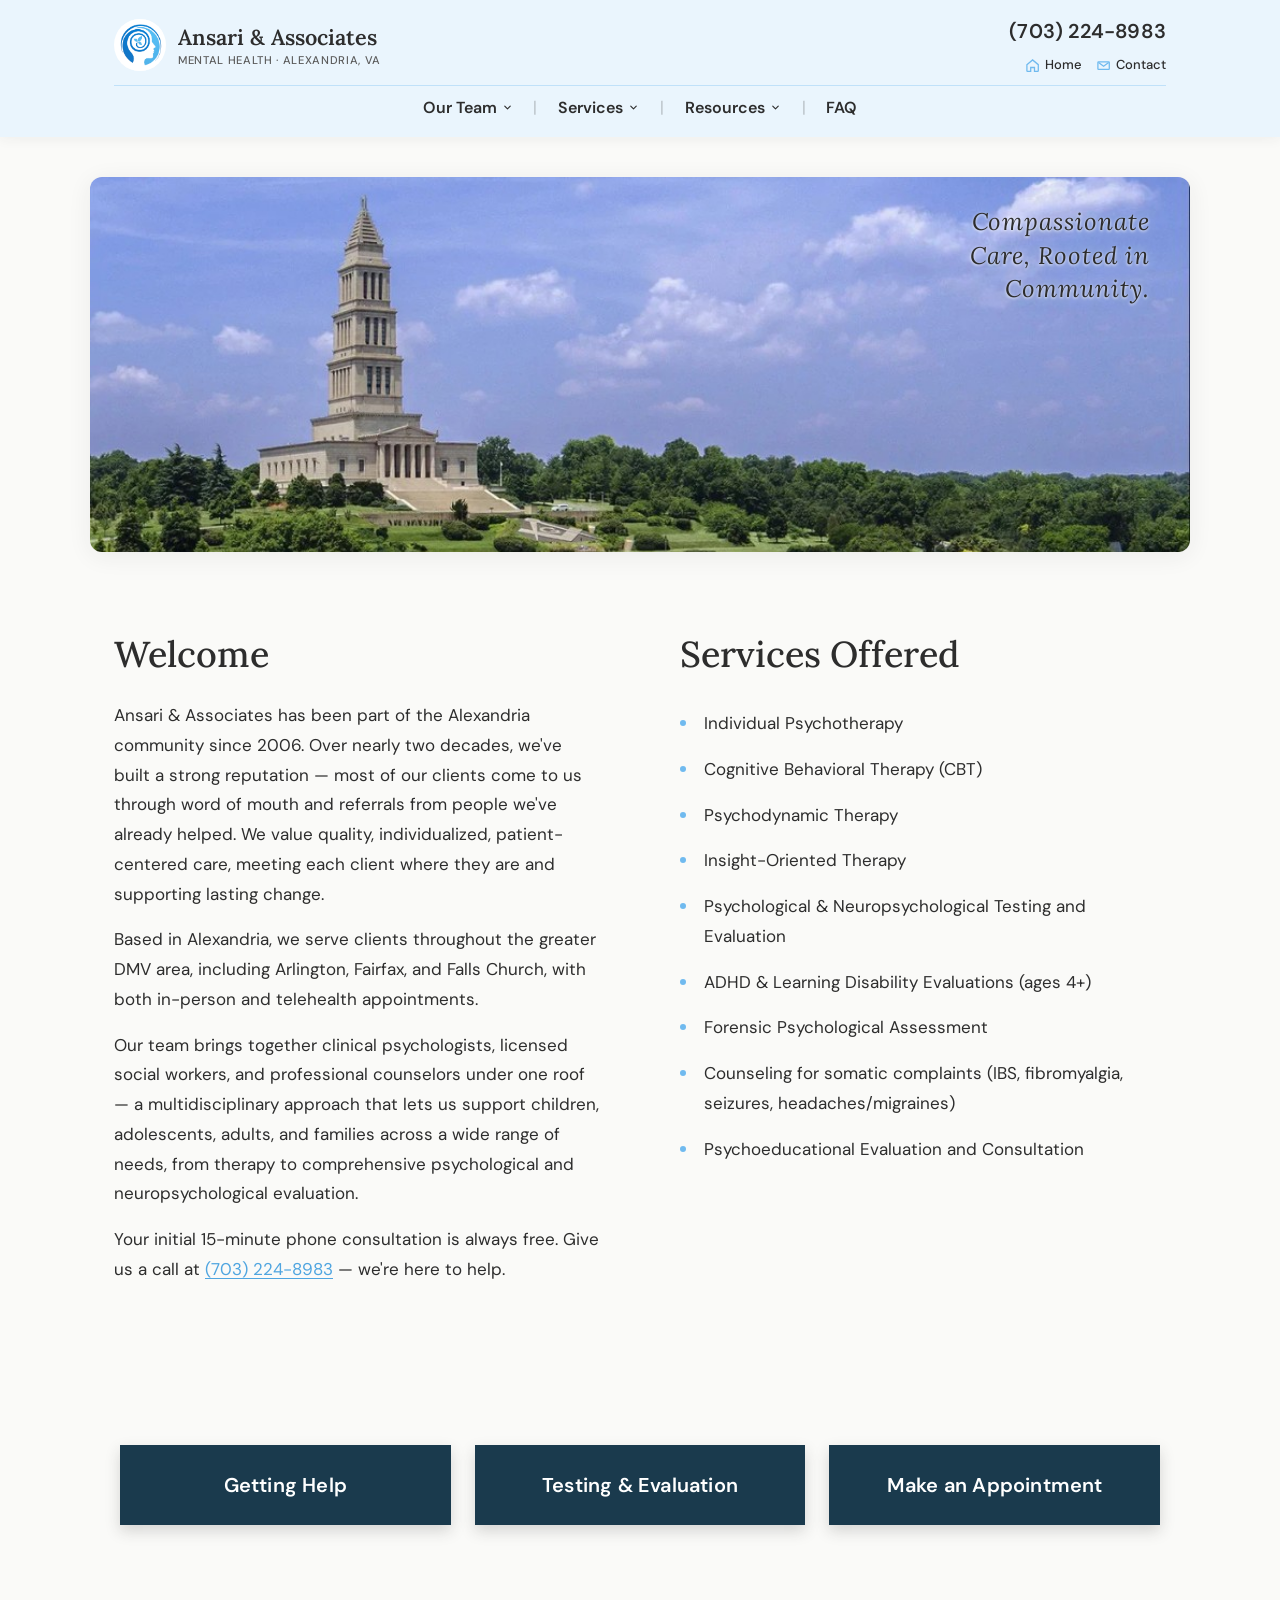
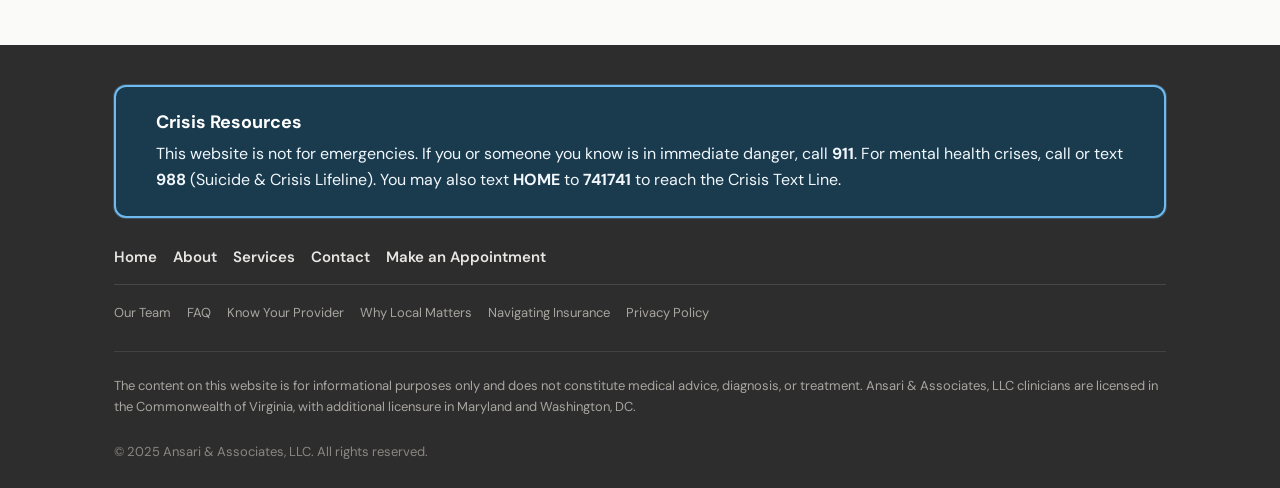
<file: index.html>
<!DOCTYPE html>
<html lang="en">
<head>
  <meta charset="UTF-8">
  <meta name="viewport" content="width=device-width, initial-scale=1.0">
  <meta name="description" content="Ansari & Associates — mental health professionals in Alexandria, VA. Psychotherapy, testing & evaluation, and consultation.">
  <title>Ansari &amp; Associates | Mental Health — Alexandria, VA</title>
  <link rel="preconnect" href="https://fonts.googleapis.com">
  <link rel="preconnect" href="https://fonts.gstatic.com" crossorigin>
  <link href="https://fonts.googleapis.com/css2?family=DM+Sans:ital,opsz,wght@0,9..40,400;0,9..40,500;0,9..40,600;1,9..40,400&family=Lora:ital,wght@0,400;0,500;0,600;1,400&display=swap" rel="stylesheet">
  <link rel="stylesheet" href="css/styles.css">
</head>
<body>
  <a href="#main-content" class="skip-link">Skip to main content</a>

  <header class="site-header">
    <div class="header-bar">
      <div class="container">
        <div class="header-bar__top">
          <a href="index.html" class="logo" aria-label="Ansari &amp; Associates — Home">
            <img src="images/logo.png" alt="" class="logo__img" aria-hidden="true">
            <span class="logo__text">Ansari &amp; Associates<span>Mental Health · Alexandria, VA</span></span>
          </a>
          <div class="header-bar__right">
            <a class="header-phone" href="tel:+17032248983">(703) 224-8983</a>
            <div class="header-quick-links">
              <a href="index.html"><svg viewBox="0 0 24 24" fill="none" stroke="currentColor" stroke-width="2" aria-hidden="true"><path d="M3 10.5L12 3l9 7.5V20a1 1 0 01-1 1h-5v-6H9v6H4a1 1 0 01-1-1v-9.5z"/></svg> Home</a>
              <a href="contact.html"><svg viewBox="0 0 24 24" fill="none" stroke="currentColor" stroke-width="2" aria-hidden="true"><path d="M4 6h16a1 1 0 011 1v10a1 1 0 01-1 1H4a1 1 0 01-1-1V7a1 1 0 011-1z"/><path d="M4 7l8 6 8-6"/></svg> Contact</a>
            </div>
            <button class="nav-toggle" type="button" aria-expanded="false" aria-controls="main-nav">Menu</button>
          </div>
        </div>
        <nav class="main-nav" id="main-nav" aria-label="Main navigation">
          <ul>
            <li class="nav-mobile-only"><a href="index.html">Home</a></li>
            <li class="nav-dropdown nav-dropdown--team">
              <a href="team.html" class="nav-dropdown__toggle" aria-expanded="false" aria-haspopup="true">Our Team</a>
              <ul class="nav-dropdown__menu">
                <li><a href="about.html">Dr. Gazala Ansari</a></li>
                <li><a href="team-emily.html">Mrs. Emily Apyan</a></li>
                <li><a href="team-shelby.html">Mrs. Shelby Grant-Workman</a></li>
                <li><a href="team-stancell.html">Dr. Waltrina Stancell</a></li>
              </ul>
            </li>
            <li class="nav-dropdown">
              <a href="services.html" class="nav-dropdown__toggle" aria-expanded="false" aria-haspopup="true">Services</a>
              <ul class="nav-dropdown__menu">
                <li><a href="services.html#therapy">Therapy &amp; Clinical Services</a></li>
                <li><a href="services.html#issues">Issues We Work With</a></li>
                <li><a href="services.html#availability">Availability</a></li>
              </ul>
            </li>
            <!-- FLAG: Fees page does not exist (removed earlier); skipped per instructions -->
            <li class="nav-dropdown nav-dropdown--resources">
              <a href="resources.html" class="nav-dropdown__toggle" aria-haspopup="true">Resources</a>
              <ul class="nav-dropdown__menu">
                <li><a href="resources.html#know-your-provider">Know Your Provider</a></li>
                <li><a href="resources.html#why-local-matters">Why Local Matters</a></li>
                <li><a href="resources.html#navigating-insurance">Navigating Insurance</a></li>
              </ul>
            </li>
            <li><a href="faq.html">FAQ</a></li>
            <li class="nav-mobile-only"><a href="contact.html">Contact</a></li>
          </ul>
        </nav>
      </div>
    </div>
  </header>

  <main id="main-content">
    <h1 class="sr-only">Ansari &amp; Associates — Mental Health in Alexandria, VA</h1>

    <section class="home-banner" aria-label="Alexandria landmark">
      <div class="home-banner__inner">
        <img
          src="images/masonic-memorial-banner.png"
          alt="George Washington Masonic National Memorial in Alexandria, Virginia"
          width="1200"
          height="400"
          loading="eager">
        <p class="home-banner__tagline">Compassionate Care, Rooted in Community.</p>
      </div>
    </section>

    <section class="home-main">
      <div class="home-main__inner">
        <div class="home-split">
          <div class="home-split__col">
            <h2>Welcome</h2>
            <p>Ansari &amp; Associates has been part of the Alexandria community since 2006. Over nearly two decades, we've built a strong reputation — most of our clients come to us through word of mouth and referrals from people we've already helped. We value quality, individualized, patient-centered care, meeting each client where they are and supporting lasting change.</p>
            <p>Based in Alexandria, we serve clients throughout the greater DMV area, including Arlington, Fairfax, and Falls Church, with both in-person and telehealth appointments.</p>
            <p>Our team brings together clinical psychologists, licensed social workers, and professional counselors under one roof — a multidisciplinary approach that lets us support children, adolescents, adults, and families across a wide range of needs, from therapy to comprehensive psychological and neuropsychological evaluation.</p>
            <p>Your initial 15-minute phone consultation is always free. Give us a call at <a href="tel:+17032248983">(703) 224-8983</a> — we're here to help.</p>
          </div>
          <div class="home-split__col">
            <h2>Services Offered</h2>
            <ul class="approach-list">
              <li>Individual Psychotherapy</li>
              <li>Cognitive Behavioral Therapy (CBT)</li>
              <li>Psychodynamic Therapy</li>
              <li>Insight-Oriented Therapy</li>
              <li>Psychological &amp; Neuropsychological Testing and Evaluation</li>
              <li>ADHD &amp; Learning Disability Evaluations (ages 4+)</li>
              <li>Forensic Psychological Assessment</li>
              <li>Counseling for somatic complaints (IBS, fibromyalgia, seizures, headaches/migraines)</li>
              <li>Psychoeducational Evaluation and Consultation</li>
            </ul>
          </div>
        </div>
      </div>

      <div class="hero-cta-row" aria-label="Quick links">
        <div class="hero-cta-row__buttons">
          <a href="services.html" class="hero-cta-btn">Getting Help</a>
          <a href="services.html#therapy" class="hero-cta-btn">Testing &amp; Evaluation</a>
          <a href="contact.html" class="hero-cta-btn">Make an Appointment</a>
        </div>
      </div>
    </section>
  </main>

  <footer class="site-footer">
    <div class="container">
      <div class="crisis-box">
        <h3>Crisis Resources</h3>
        <p>This website is not for emergencies. If you or someone you know is in immediate danger, call <strong>911</strong>. For mental health crises, call or text <strong>988</strong> (Suicide &amp; Crisis Lifeline). You may also text <strong>HOME</strong> to <strong>741741</strong> to reach the Crisis Text Line.</p>
      </div>
      <div class="footer-links">
        <div class="footer-links__primary">
          <nav class="footer-nav footer-nav--primary" aria-label="Primary footer navigation">
            <ul>
              <li><a href="index.html">Home</a></li>
              <li><a href="about.html">About</a></li>
              <li><a href="services.html">Services</a></li>
              <li><a href="contact.html">Contact</a></li>
              <li><a href="contact.html">Make an Appointment</a></li>
            </ul>
          </nav>
</div>
        <div class="footer-links__divider" aria-hidden="true"></div>
        <nav class="footer-nav footer-nav--secondary" aria-label="Secondary footer navigation">
          <ul>
            <li><a href="team.html">Our Team</a></li>
            <li><a href="faq.html">FAQ</a></li>
            <li><a href="resources.html#know-your-provider">Know Your Provider</a></li>
            <li><a href="resources.html#why-local-matters">Why Local Matters</a></li>
            <li><a href="resources.html#navigating-insurance">Navigating Insurance</a></li>
            <li><a href="privacy.html">Privacy Policy</a></li>
          </ul>
        </nav>
      </div>
      <p class="legal-disclaimer">The content on this website is for informational purposes only and does not constitute medical advice, diagnosis, or treatment. Ansari &amp; Associates, LLC clinicians are licensed in the Commonwealth of Virginia, with additional licensure in Maryland and Washington, DC.</p>
      <p class="footer-copy">&copy; 2025 Ansari &amp; Associates, LLC. All rights reserved.</p>
    </div>
  </footer>

  <script src="js/main.js"></script>
</body>
</html>
</file>
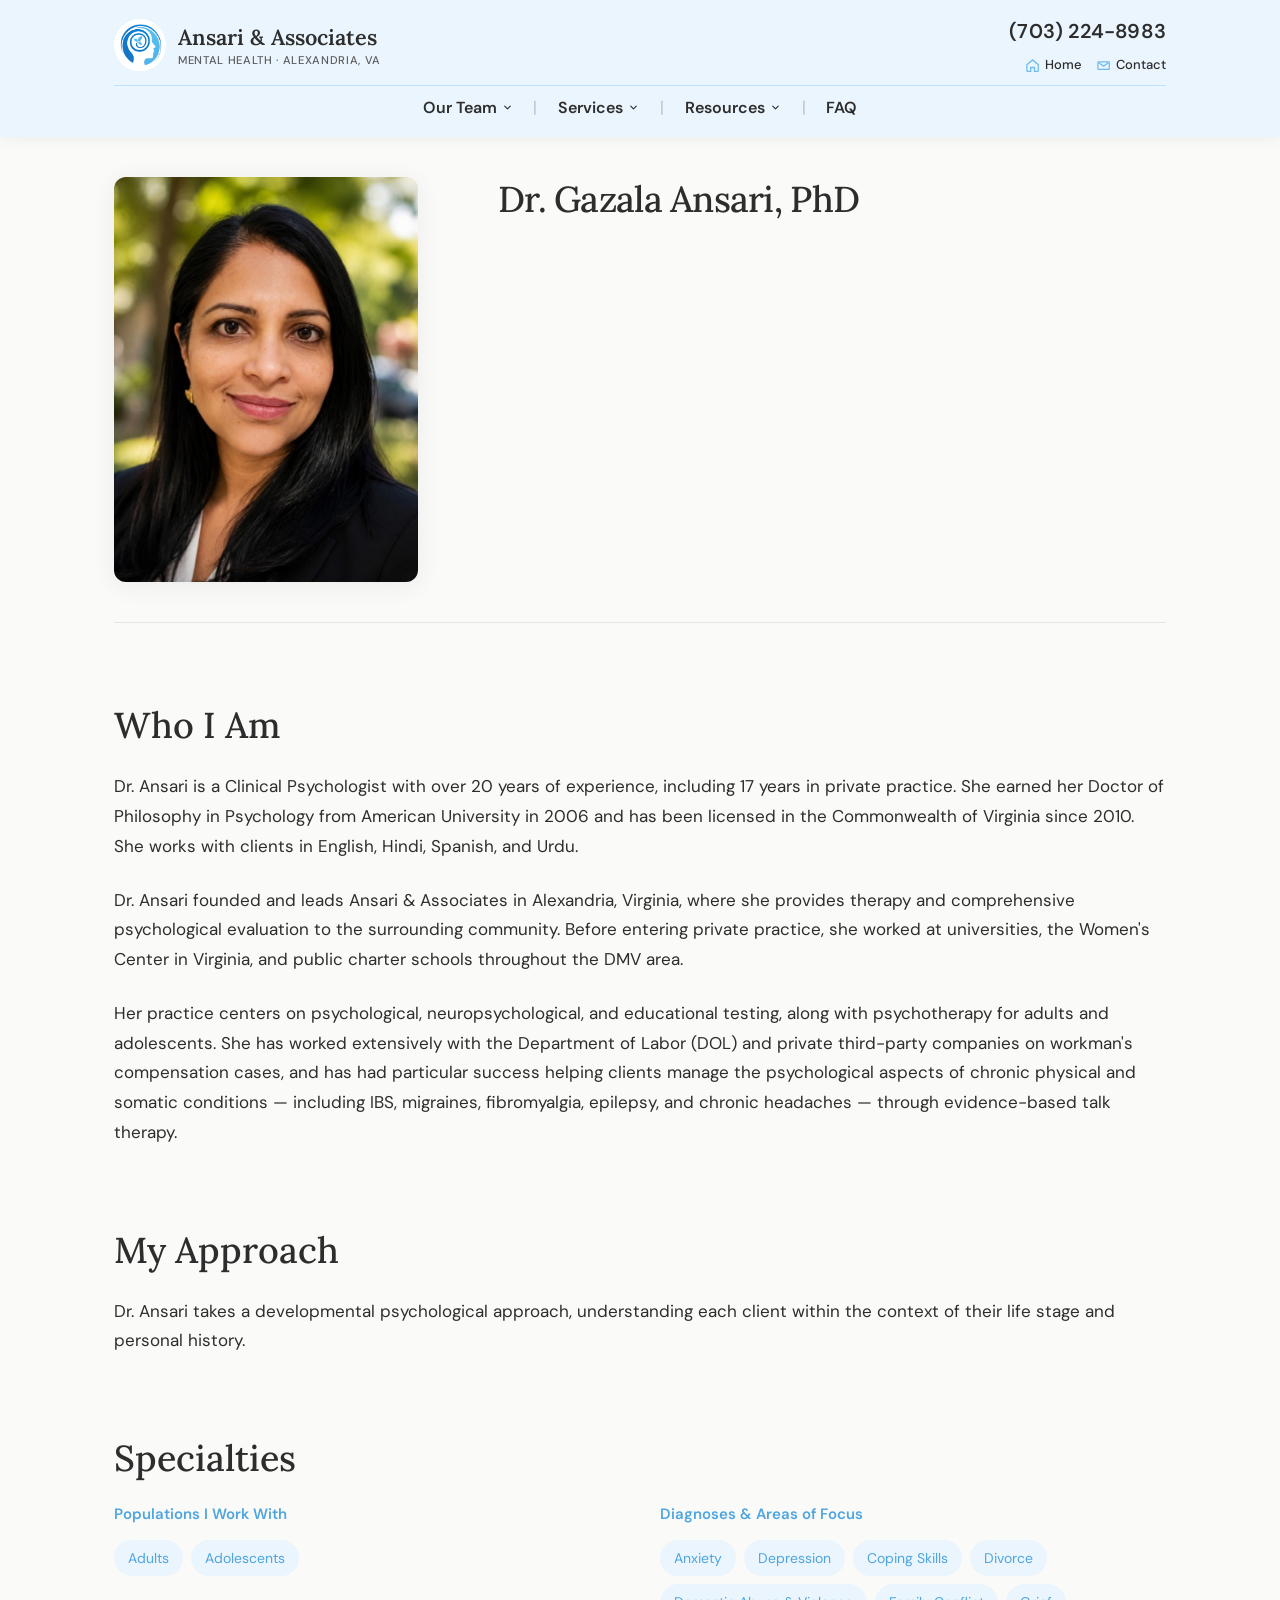
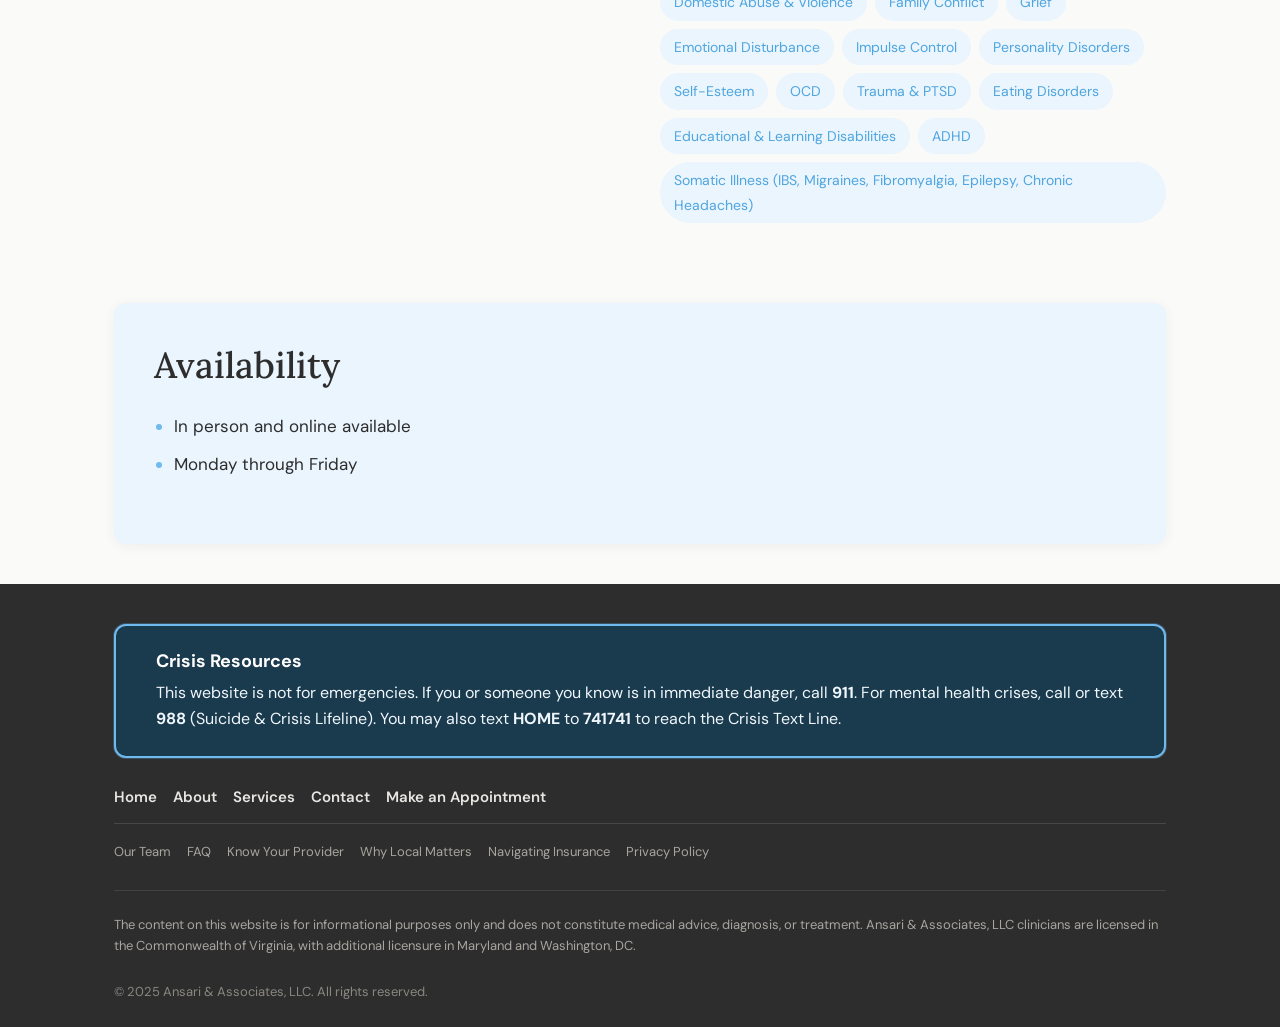
<file: about.html>
<!DOCTYPE html>
<html lang="en">
<head>
  <meta charset="UTF-8">
  <meta name="viewport" content="width=device-width, initial-scale=1.0">
  <meta name="description" content="Learn about my background, therapeutic approach, credentials, and experience as a clinical psychologist in Alexandria, VA.">
  <title>About | Dr. Gazala A. Ansari, PhD</title>
  <link rel="preconnect" href="https://fonts.googleapis.com">
  <link rel="preconnect" href="https://fonts.gstatic.com" crossorigin>
  <link href="https://fonts.googleapis.com/css2?family=DM+Sans:ital,opsz,wght@0,9..40,400;0,9..40,500;0,9..40,600;1,9..40,400&family=Lora:ital,wght@0,400;0,500;0,600;1,400&display=swap" rel="stylesheet">
  <link rel="stylesheet" href="css/styles.css">
</head>
<body>
  <a href="#main-content" class="skip-link">Skip to main content</a>

    <header class="site-header">
    <div class="header-bar">
      <div class="container">
        <div class="header-bar__top">
          <a href="index.html" class="logo" aria-label="Ansari &amp; Associates — Home">
            <img src="images/logo.png" alt="" class="logo__img" aria-hidden="true">
            <span class="logo__text">Ansari &amp; Associates<span>Mental Health · Alexandria, VA</span></span>
          </a>
          <div class="header-bar__right">
            <a class="header-phone" href="tel:+17032248983">(703) 224-8983</a>
            <div class="header-quick-links">
              <a href="index.html"><svg viewBox="0 0 24 24" fill="none" stroke="currentColor" stroke-width="2" aria-hidden="true"><path d="M3 10.5L12 3l9 7.5V20a1 1 0 01-1 1h-5v-6H9v6H4a1 1 0 01-1-1v-9.5z"/></svg> Home</a>
              <a href="contact.html"><svg viewBox="0 0 24 24" fill="none" stroke="currentColor" stroke-width="2" aria-hidden="true"><path d="M4 6h16a1 1 0 011 1v10a1 1 0 01-1 1H4a1 1 0 01-1-1V7a1 1 0 011-1z"/><path d="M4 7l8 6 8-6"/></svg> Contact</a>
            </div>
            <button class="nav-toggle" type="button" aria-expanded="false" aria-controls="main-nav">Menu</button>
          </div>
        </div>
        <nav class="main-nav" id="main-nav" aria-label="Main navigation">
          <ul>
            <li class="nav-mobile-only"><a href="index.html">Home</a></li>
            <li class="nav-dropdown nav-dropdown--team">
              <a href="team.html" class="nav-dropdown__toggle" aria-expanded="false" aria-haspopup="true">Our Team</a>
              <ul class="nav-dropdown__menu">
                <li><a href="about.html">Dr. Gazala Ansari</a></li>
                <li><a href="team-emily.html">Mrs. Emily Apyan</a></li>
                <li><a href="team-shelby.html">Mrs. Shelby Grant-Workman</a></li>
                <li><a href="team-stancell.html">Dr. Waltrina Stancell</a></li>
              </ul>
            </li>
            <li class="nav-dropdown">
              <a href="services.html" class="nav-dropdown__toggle" aria-expanded="false" aria-haspopup="true">Services</a>
              <ul class="nav-dropdown__menu">
                <li><a href="services.html#therapy">Therapy &amp; Clinical Services</a></li>
                <li><a href="services.html#issues">Issues We Work With</a></li>
                <li><a href="services.html#availability">Availability</a></li>
              </ul>
            </li>
            <!-- FLAG: Fees page does not exist (removed earlier); skipped per instructions -->
            <li class="nav-dropdown nav-dropdown--resources">
              <a href="resources.html" class="nav-dropdown__toggle" aria-haspopup="true">Resources</a>
              <ul class="nav-dropdown__menu">
                <li><a href="resources.html#know-your-provider">Know Your Provider</a></li>
                <li><a href="resources.html#why-local-matters">Why Local Matters</a></li>
                <li><a href="resources.html#navigating-insurance">Navigating Insurance</a></li>
              </ul>
            </li>
            <li><a href="faq.html">FAQ</a></li>
            <li class="nav-mobile-only"><a href="contact.html">Contact</a></li>
          </ul>
        </nav>
      </div>
    </div>
  </header>

  <main id="main-content">
    <section class="section section--tight">
      <div class="container">
        <div class="about-intro">
          <div class="about-intro__grid">
            <figure class="about-intro__photo profile-photo">
              <img
                src="images/dr-ansari.png"
                alt="Gazala Ansari, PhD — Clinical Psychologist in Alexandria, VA"
                width="320"
                height="400"
                loading="eager">
            </figure>
            <div class="about-intro__content">
              <h1>Dr. Gazala Ansari, PhD</h1>
            </div>
          </div>
        </div>

        <div class="content-block">
          <h2>Who I Am</h2>
          <p>Dr. Ansari is a Clinical Psychologist with over 20 years of experience, including 17 years in private practice. She earned her Doctor of Philosophy in Psychology from American University in 2006 and has been licensed in the Commonwealth of Virginia since 2010. She works with clients in English, Hindi, Spanish, and Urdu.</p>
          <p>Dr. Ansari founded and leads Ansari &amp; Associates in Alexandria, Virginia, where she provides therapy and comprehensive psychological evaluation to the surrounding community. Before entering private practice, she worked at universities, the Women's Center in Virginia, and public charter schools throughout the DMV area.</p>
          <p>Her practice centers on psychological, neuropsychological, and educational testing, along with psychotherapy for adults and adolescents. She has worked extensively with the Department of Labor (DOL) and private third-party companies on workman's compensation cases, and has had particular success helping clients manage the psychological aspects of chronic physical and somatic conditions — including IBS, migraines, fibromyalgia, epilepsy, and chronic headaches — through evidence-based talk therapy.</p>
        </div>

        <div class="content-block">
          <h2>My Approach</h2>
          <p>Dr. Ansari takes a developmental psychological approach, understanding each client within the context of their life stage and personal history.</p>
        </div>

        <div class="content-block">
          <h2>Specialties</h2>
          <div class="specialty-groups">
            <div class="specialty-group">
              <h3>Populations I Work With</h3>
              <ul class="tag-list" aria-label="Populations">
              <li>Adults</li>
              <li>Adolescents</li>
              </ul>
            </div>
            <div class="specialty-group">
              <h3>Diagnoses &amp; Areas of Focus</h3>
              <ul class="tag-list" aria-label="Diagnoses and areas of focus">
              <li>Anxiety</li>
              <li>Depression</li>
              <li>Coping Skills</li>
              <li>Divorce</li>
              <li>Domestic Abuse &amp; Violence</li>
              <li>Family Conflict</li>
              <li>Grief</li>
              <li>Emotional Disturbance</li>
              <li>Impulse Control</li>
              <li>Personality Disorders</li>
              <li>Self-Esteem</li>
              <li>OCD</li>
              <li>Trauma &amp; PTSD</li>
              <li>Eating Disorders</li>
              <li>Educational &amp; Learning Disabilities</li>
              <li>ADHD</li>
              <li>Somatic Illness (IBS, Migraines, Fibromyalgia, Epilepsy, Chronic Headaches)</li>
              </ul>
            </div>
          </div>
        </div>

        <div class="content-block availability-block">
          <h2>Availability</h2>
          <ul>
            <li>In person and online available</li>
            <li>Monday through Friday</li>
          </ul>
        </div>

      </div>
    </section>
  </main>

    <footer class="site-footer">
    <div class="container">
      <div class="crisis-box">
        <h3>Crisis Resources</h3>
        <p>This website is not for emergencies. If you or someone you know is in immediate danger, call <strong>911</strong>. For mental health crises, call or text <strong>988</strong> (Suicide &amp; Crisis Lifeline). You may also text <strong>HOME</strong> to <strong>741741</strong> to reach the Crisis Text Line.</p>
      </div>
      <div class="footer-links">
        <div class="footer-links__primary">
          <nav class="footer-nav footer-nav--primary" aria-label="Primary footer navigation">
            <ul>
              <li><a href="index.html">Home</a></li>
              <li><a href="about.html">About</a></li>
              <li><a href="services.html">Services</a></li>
              <li><a href="contact.html">Contact</a></li>
              <li><a href="contact.html">Make an Appointment</a></li>
            </ul>
          </nav>
</div>
        <div class="footer-links__divider" aria-hidden="true"></div>
        <nav class="footer-nav footer-nav--secondary" aria-label="Secondary footer navigation">
          <ul>
            <li><a href="team.html">Our Team</a></li>
            <li><a href="faq.html">FAQ</a></li>
            <li><a href="resources.html#know-your-provider">Know Your Provider</a></li>
            <li><a href="resources.html#why-local-matters">Why Local Matters</a></li>
            <li><a href="resources.html#navigating-insurance">Navigating Insurance</a></li>
            <li><a href="privacy.html">Privacy Policy</a></li>
          </ul>
        </nav>
      </div>
      <p class="legal-disclaimer">The content on this website is for informational purposes only and does not constitute medical advice, diagnosis, or treatment. Ansari &amp; Associates, LLC clinicians are licensed in the Commonwealth of Virginia, with additional licensure in Maryland and Washington, DC.</p>
      <p class="footer-copy">&copy; 2025 Ansari &amp; Associates, LLC. All rights reserved.</p>
    </div>
  </footer>

  <script src="js/main.js"></script>
</body>
</html>
</file>
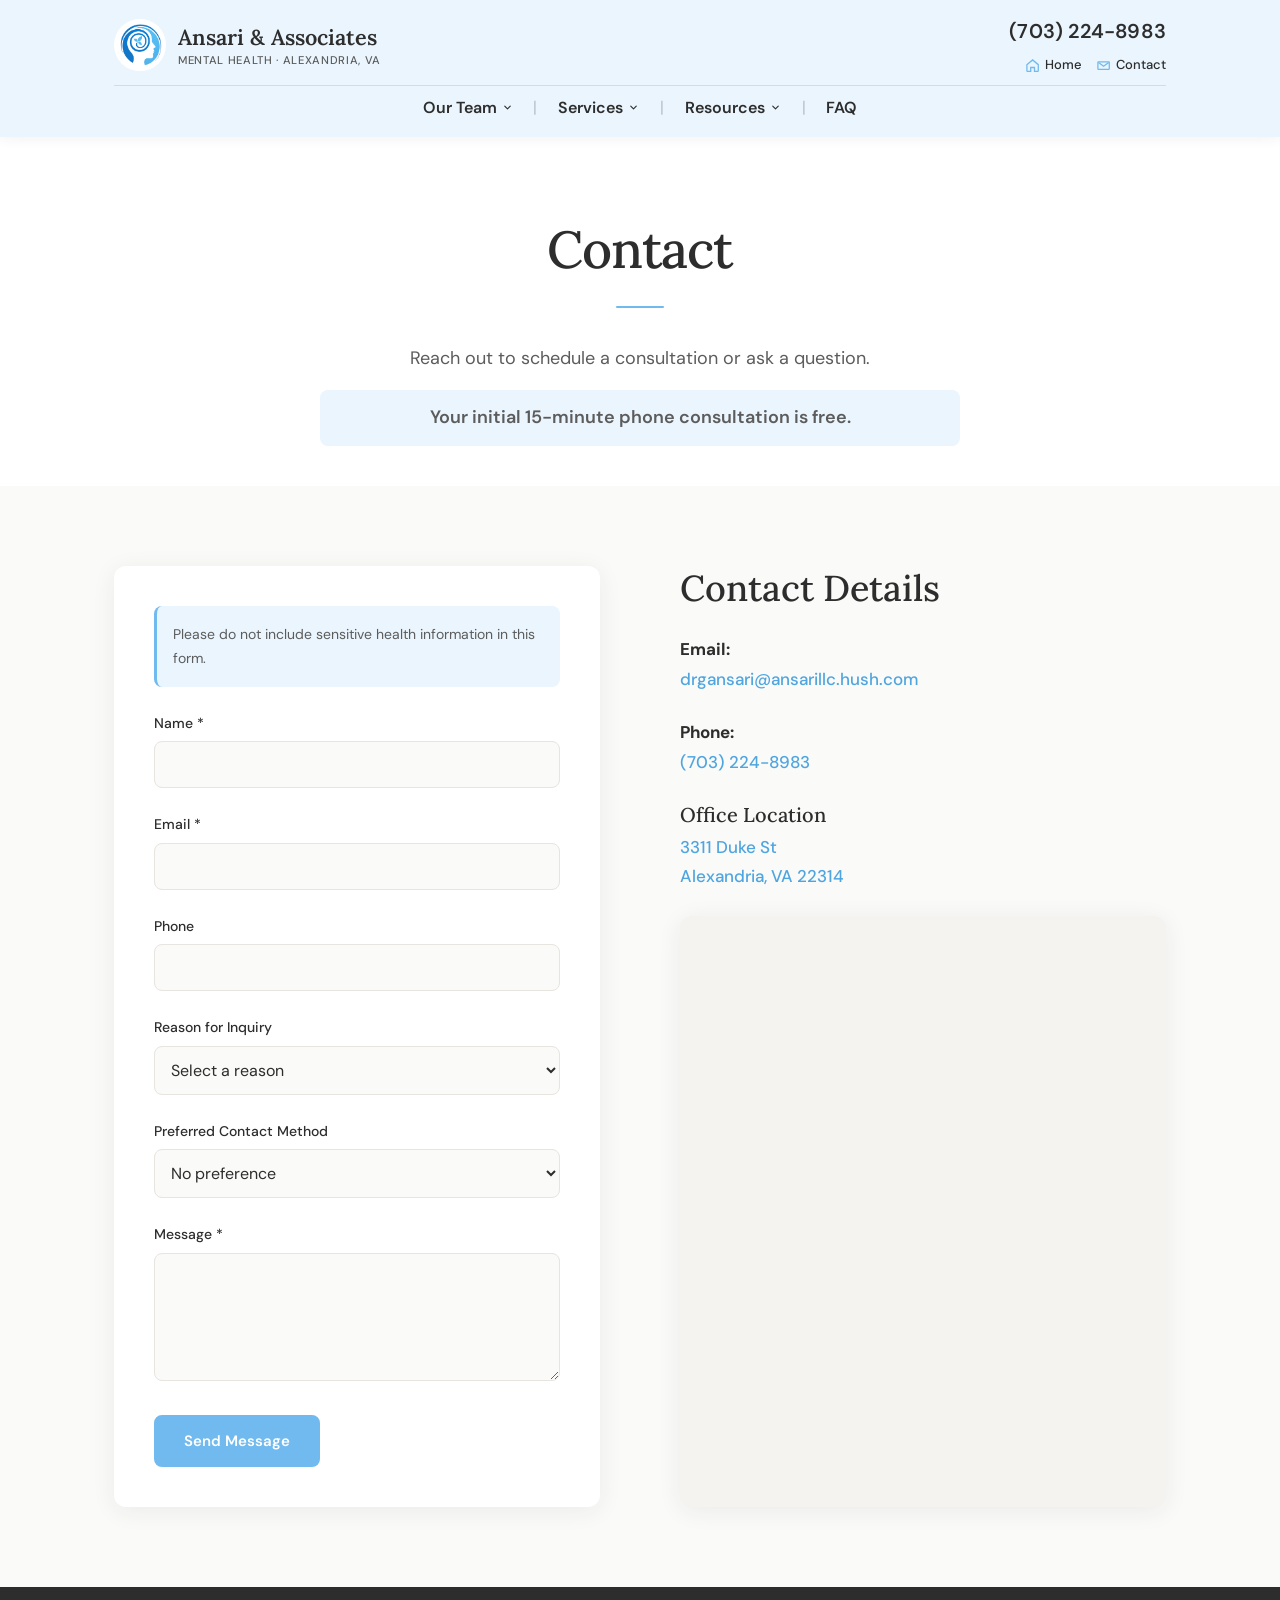
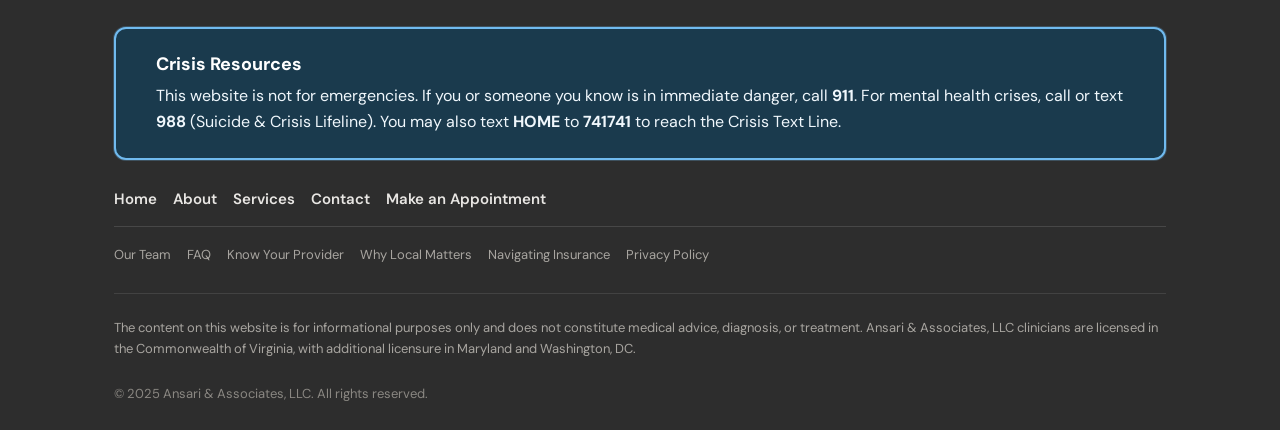
<file: contact.html>
<!DOCTYPE html>
<html lang="en">
<head>
  <meta charset="UTF-8">
  <meta name="viewport" content="width=device-width, initial-scale=1.0">
  <meta name="description" content="Get in touch with our office. Email drgansari@ansarillc.hush.com or call (703) 224-8983. Located at 3311 Duke St, Alexandria, VA.">
  <title>Contact | Dr. Gazala A. Ansari, PhD</title>
  <link rel="preconnect" href="https://fonts.googleapis.com">
  <link rel="preconnect" href="https://fonts.gstatic.com" crossorigin>
  <link href="https://fonts.googleapis.com/css2?family=DM+Sans:ital,opsz,wght@0,9..40,400;0,9..40,500;0,9..40,600;1,9..40,400&family=Lora:ital,wght@0,400;0,500;0,600;1,400&display=swap" rel="stylesheet">
  <link rel="stylesheet" href="css/styles.css">
</head>
<body>
  <a href="#main-content" class="skip-link">Skip to main content</a>

    <header class="site-header">
    <div class="header-bar">
      <div class="container">
        <div class="header-bar__top">
          <a href="index.html" class="logo" aria-label="Ansari &amp; Associates — Home">
            <img src="images/logo.png" alt="" class="logo__img" aria-hidden="true">
            <span class="logo__text">Ansari &amp; Associates<span>Mental Health · Alexandria, VA</span></span>
          </a>
          <div class="header-bar__right">
            <a class="header-phone" href="tel:+17032248983">(703) 224-8983</a>
            <div class="header-quick-links">
              <a href="index.html"><svg viewBox="0 0 24 24" fill="none" stroke="currentColor" stroke-width="2" aria-hidden="true"><path d="M3 10.5L12 3l9 7.5V20a1 1 0 01-1 1h-5v-6H9v6H4a1 1 0 01-1-1v-9.5z"/></svg> Home</a>
              <a href="contact.html"><svg viewBox="0 0 24 24" fill="none" stroke="currentColor" stroke-width="2" aria-hidden="true"><path d="M4 6h16a1 1 0 011 1v10a1 1 0 01-1 1H4a1 1 0 01-1-1V7a1 1 0 011-1z"/><path d="M4 7l8 6 8-6"/></svg> Contact</a>
            </div>
            <button class="nav-toggle" type="button" aria-expanded="false" aria-controls="main-nav">Menu</button>
          </div>
        </div>
        <nav class="main-nav" id="main-nav" aria-label="Main navigation">
          <ul>
            <li class="nav-mobile-only"><a href="index.html">Home</a></li>
            <li class="nav-dropdown nav-dropdown--team">
              <a href="team.html" class="nav-dropdown__toggle" aria-expanded="false" aria-haspopup="true">Our Team</a>
              <ul class="nav-dropdown__menu">
                <li><a href="about.html">Dr. Gazala Ansari</a></li>
                <li><a href="team-emily.html">Mrs. Emily Apyan</a></li>
                <li><a href="team-shelby.html">Mrs. Shelby Grant-Workman</a></li>
                <li><a href="team-stancell.html">Dr. Waltrina Stancell</a></li>
              </ul>
            </li>
            <li class="nav-dropdown">
              <a href="services.html" class="nav-dropdown__toggle" aria-expanded="false" aria-haspopup="true">Services</a>
              <ul class="nav-dropdown__menu">
                <li><a href="services.html#therapy">Therapy &amp; Clinical Services</a></li>
                <li><a href="services.html#issues">Issues We Work With</a></li>
                <li><a href="services.html#availability">Availability</a></li>
              </ul>
            </li>
            <!-- FLAG: Fees page does not exist (removed earlier); skipped per instructions -->
            <li class="nav-dropdown nav-dropdown--resources">
              <a href="resources.html" class="nav-dropdown__toggle" aria-haspopup="true">Resources</a>
              <ul class="nav-dropdown__menu">
                <li><a href="resources.html#know-your-provider">Know Your Provider</a></li>
                <li><a href="resources.html#why-local-matters">Why Local Matters</a></li>
                <li><a href="resources.html#navigating-insurance">Navigating Insurance</a></li>
              </ul>
            </li>
            <li><a href="faq.html">FAQ</a></li>
            <li class="nav-mobile-only"><a href="contact.html">Contact</a></li>
          </ul>
        </nav>
      </div>
    </div>
  </header>

  <main id="main-content">
    <header class="page-header">
      <div class="container">
        <h1>Contact</h1>
        <p>Reach out to schedule a consultation or ask a question.</p>
        <p class="consult-note">Your initial 15-minute phone consultation is free.</p>
      </div>
    </header>

    <section class="section">
      <div class="container">
        <div class="contact-layout">
          <form class="contact-form" id="contact-form" action="#" method="post" novalidate>
            <p class="form-note">Please do not include sensitive health information in this form.</p>

            <div class="form-group">
              <label for="name">Name <span aria-hidden="true">*</span></label>
              <input type="text" id="name" name="name" required autocomplete="name">
            </div>

            <div class="form-group">
              <label for="email">Email <span aria-hidden="true">*</span></label>
              <input type="email" id="email" name="email" required autocomplete="email">
            </div>

            <div class="form-group">
              <label for="phone">Phone</label>
              <input type="tel" id="phone" name="phone" autocomplete="tel">
            </div>

            <div class="form-group">
              <label for="reason">Reason for Inquiry</label>
              <select id="reason" name="reason">
                <option value="">Select a reason</option>
                <option value="consultation">Consultation</option>
                <option value="therapy">Individual therapy</option>
                <option value="evaluation">Psychological evaluation</option>
                <option value="insurance">Insurance question</option>
                <option value="other">Other</option>
              </select>
            </div>

            <div class="form-group">
              <label for="contact-method">Preferred Contact Method</label>
              <select id="contact-method" name="contact-method">
                <option value="">No preference</option>
                <option value="phone">Phone</option>
                <option value="email">Email</option>
              </select>
            </div>

            <div class="form-group">
              <label for="message">Message <span aria-hidden="true">*</span></label>
              <textarea id="message" name="message" required></textarea>
            </div>

            <button type="submit" class="btn btn--primary">Send Message</button>
            <p id="form-status" class="form-note" role="status" hidden style="margin-top: var(--space-md);"></p>
          </form>

          <div class="contact-details">
            <h2>Contact Details</h2>
            <p>
              <strong>Email:</strong><br>
              <a href="mailto:drgansari@ansarillc.hush.com">drgansari@ansarillc.hush.com</a>
            </p>
            <p>
              <strong>Phone:</strong><br>
              <a href="tel:+17032248983">(703) 224-8983</a>
            </p>
            <h3>Office Location</h3>
            <p>
              <a href="https://www.google.com/maps/search/?api=1&query=3311+Duke+St,+Alexandria,+VA+22314" target="_blank" rel="noopener noreferrer">3311 Duke St<br>
              Alexandria, VA 22314</a>
            </p>

            <div class="map-container" aria-label="Map showing office location at 3311 Duke St">
              <iframe
                title="Map of 3311 Duke St, Alexandria, VA 22314"
                src="https://maps.google.com/maps?q=38.8087497,-77.0878243&amp;ll=38.8087497,-77.0878243&amp;z=16&amp;hl=en&amp;output=embed"
                loading="lazy"
                referrerpolicy="no-referrer-when-downgrade"
                allowfullscreen>
              </iframe>
            </div>
          </div>
        </div>
      </div>
    </section>
  </main>

    <footer class="site-footer">
    <div class="container">
      <div class="crisis-box">
        <h3>Crisis Resources</h3>
        <p>This website is not for emergencies. If you or someone you know is in immediate danger, call <strong>911</strong>. For mental health crises, call or text <strong>988</strong> (Suicide &amp; Crisis Lifeline). You may also text <strong>HOME</strong> to <strong>741741</strong> to reach the Crisis Text Line.</p>
      </div>
      <div class="footer-links">
        <div class="footer-links__primary">
          <nav class="footer-nav footer-nav--primary" aria-label="Primary footer navigation">
            <ul>
              <li><a href="index.html">Home</a></li>
              <li><a href="about.html">About</a></li>
              <li><a href="services.html">Services</a></li>
              <li><a href="contact.html">Contact</a></li>
              <li><a href="contact.html">Make an Appointment</a></li>
            </ul>
          </nav>
</div>
        <div class="footer-links__divider" aria-hidden="true"></div>
        <nav class="footer-nav footer-nav--secondary" aria-label="Secondary footer navigation">
          <ul>
            <li><a href="team.html">Our Team</a></li>
            <li><a href="faq.html">FAQ</a></li>
            <li><a href="resources.html#know-your-provider">Know Your Provider</a></li>
            <li><a href="resources.html#why-local-matters">Why Local Matters</a></li>
            <li><a href="resources.html#navigating-insurance">Navigating Insurance</a></li>
            <li><a href="privacy.html">Privacy Policy</a></li>
          </ul>
        </nav>
      </div>
      <p class="legal-disclaimer">The content on this website is for informational purposes only and does not constitute medical advice, diagnosis, or treatment. Ansari &amp; Associates, LLC clinicians are licensed in the Commonwealth of Virginia, with additional licensure in Maryland and Washington, DC.</p>
      <p class="footer-copy">&copy; 2025 Ansari &amp; Associates, LLC. All rights reserved.</p>
    </div>
  </footer>

  <script src="js/main.js"></script>
</body>
</html>
</file>
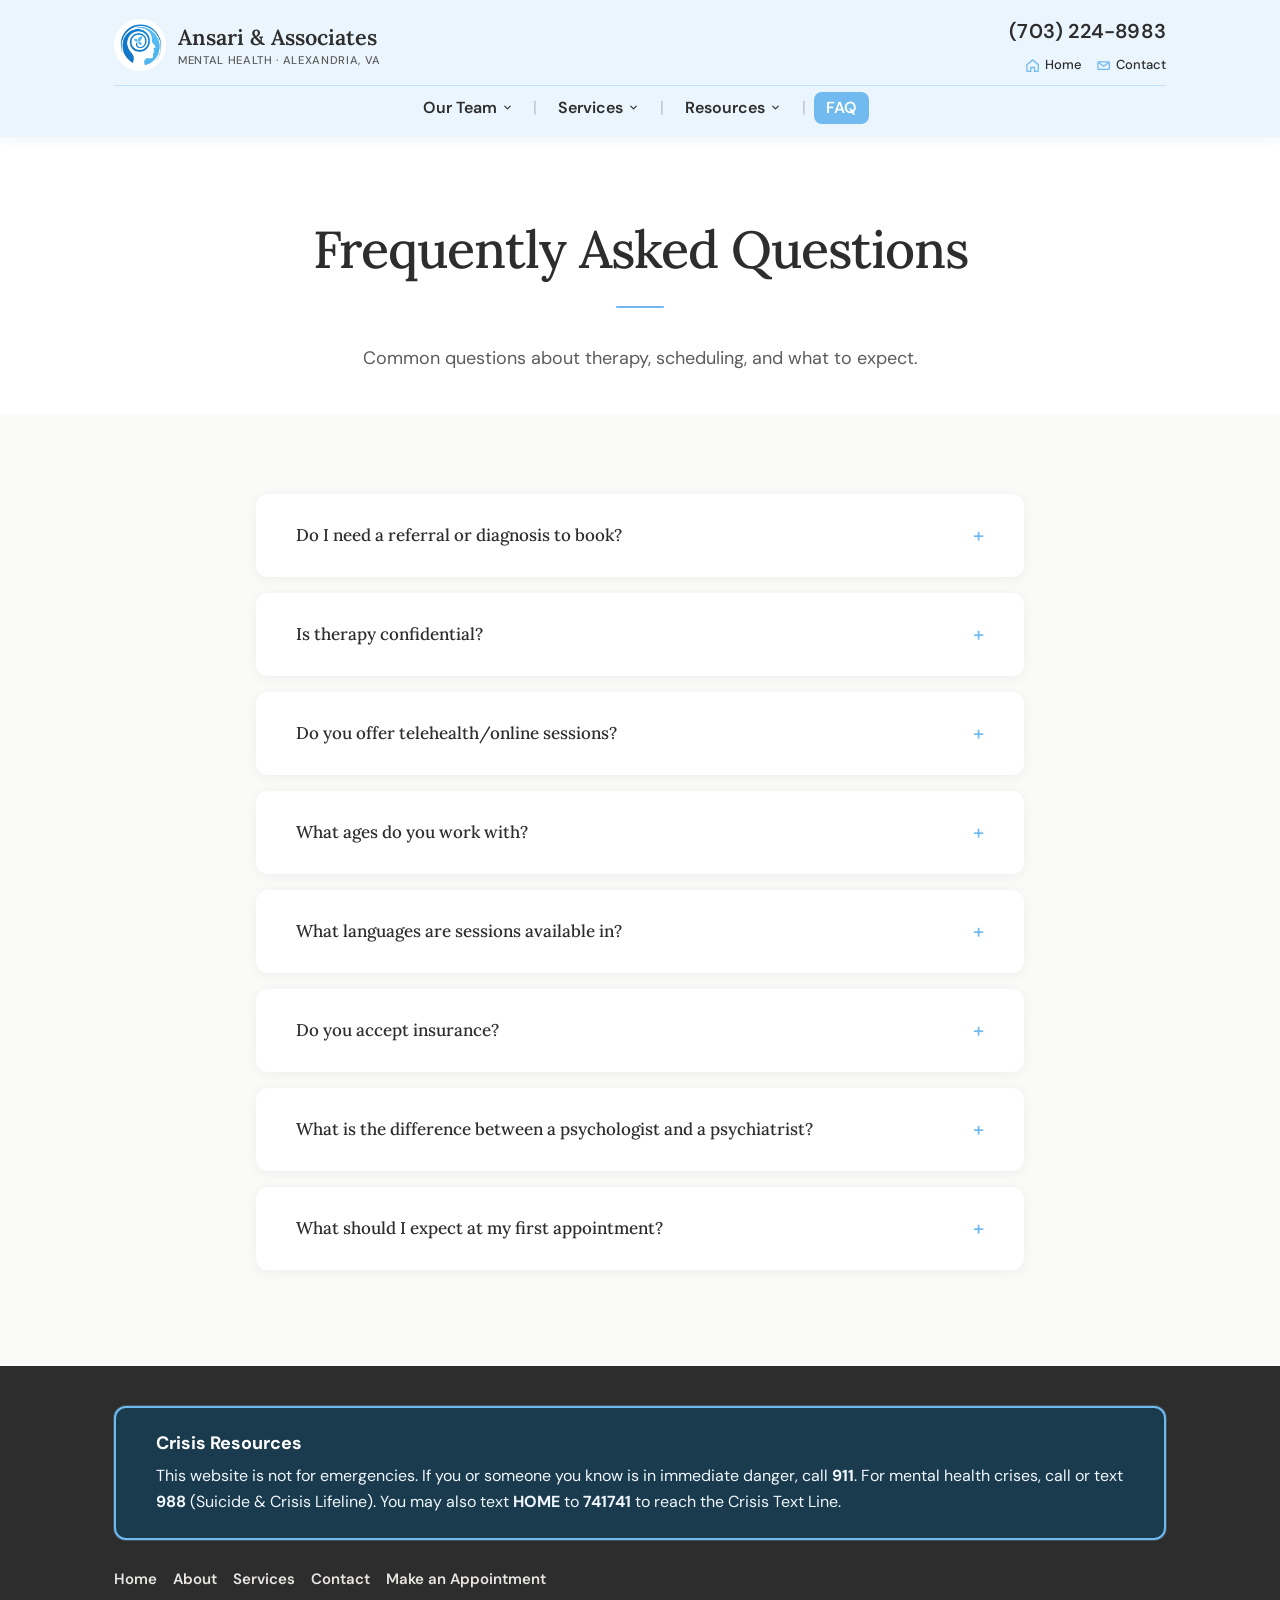
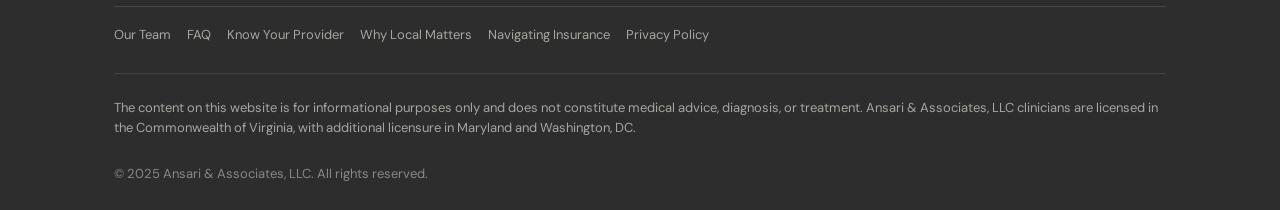
<file: faq.html>
<!DOCTYPE html>
<html lang="en">
<head>
  <meta charset="UTF-8">
  <meta name="viewport" content="width=device-width, initial-scale=1.0">
  <meta name="description" content="Frequently asked questions about therapy, insurance, telehealth, and what to expect.">
  <title>FAQ | Dr. Gazala A. Ansari, PhD</title>
  <link rel="preconnect" href="https://fonts.googleapis.com">
  <link rel="preconnect" href="https://fonts.gstatic.com" crossorigin>
  <link href="https://fonts.googleapis.com/css2?family=DM+Sans:ital,opsz,wght@0,9..40,400;0,9..40,500;0,9..40,600;1,9..40,400&family=Lora:ital,wght@0,400;0,500;0,600;1,400&display=swap" rel="stylesheet">
  <link rel="stylesheet" href="css/styles.css?v=6">
</head>
<body>
  <a href="#main-content" class="skip-link">Skip to main content</a>

    <header class="site-header">
    <div class="header-bar">
      <div class="container">
        <div class="header-bar__top">
          <a href="index.html" class="logo" aria-label="Ansari &amp; Associates — Home">
            <img src="images/logo.png" alt="" class="logo__img" aria-hidden="true">
            <span class="logo__text">Ansari &amp; Associates<span>Mental Health · Alexandria, VA</span></span>
          </a>
          <div class="header-bar__right">
            <a class="header-phone" href="tel:+17032248983">(703) 224-8983</a>
            <div class="header-quick-links">
              <a href="index.html"><svg viewBox="0 0 24 24" fill="none" stroke="currentColor" stroke-width="2" aria-hidden="true"><path d="M3 10.5L12 3l9 7.5V20a1 1 0 01-1 1h-5v-6H9v6H4a1 1 0 01-1-1v-9.5z"/></svg> Home</a>
              <a href="contact.html"><svg viewBox="0 0 24 24" fill="none" stroke="currentColor" stroke-width="2" aria-hidden="true"><path d="M4 6h16a1 1 0 011 1v10a1 1 0 01-1 1H4a1 1 0 01-1-1V7a1 1 0 011-1z"/><path d="M4 7l8 6 8-6"/></svg> Contact</a>
            </div>
            <button class="nav-toggle" type="button" aria-expanded="false" aria-controls="main-nav">Menu</button>
          </div>
        </div>
        <nav class="main-nav" id="main-nav" aria-label="Main navigation">
          <ul>
            <li class="nav-mobile-only"><a href="index.html">Home</a></li>
            <li class="nav-dropdown nav-dropdown--team">
              <a href="team.html" class="nav-dropdown__toggle" aria-expanded="false" aria-haspopup="true">Our Team</a>
              <ul class="nav-dropdown__menu">
                <li><a href="about.html">Dr. Gazala Ansari</a></li>
                <li><a href="team-emily.html">Mrs. Emily Apyan</a></li>
                <li><a href="team-shelby.html">Mrs. Shelby Grant-Workman</a></li>
                <li><a href="team-stancell.html">Dr. Waltrina Stancell</a></li>
              </ul>
            </li>
            <li class="nav-dropdown">
              <a href="services.html" class="nav-dropdown__toggle" aria-expanded="false" aria-haspopup="true">Services</a>
              <ul class="nav-dropdown__menu">
                <li><a href="services.html#therapy">Therapy &amp; Clinical Services</a></li>
                <li><a href="services.html#issues">Issues We Work With</a></li>
                <li><a href="services.html#availability">Availability</a></li>
              </ul>
            </li>
            <!-- FLAG: Fees page does not exist (removed earlier); skipped per instructions -->
            <li class="nav-dropdown nav-dropdown--resources">
              <a href="resources.html" class="nav-dropdown__toggle" aria-haspopup="true">Resources</a>
              <ul class="nav-dropdown__menu">
                <li><a href="resources.html#know-your-provider">Know Your Provider</a></li>
                <li><a href="resources.html#why-local-matters">Why Local Matters</a></li>
                <li><a href="resources.html#navigating-insurance">Navigating Insurance</a></li>
              </ul>
            </li>
            <li><a href="faq.html" aria-current="page">FAQ</a></li>
            <li class="nav-mobile-only"><a href="contact.html">Contact</a></li>
          </ul>
        </nav>
      </div>
    </div>
  </header>

  <main id="main-content">
    <header class="page-header">
      <div class="container">
        <h1>Frequently Asked Questions</h1>
        <p>Common questions about therapy, scheduling, and what to expect.</p>
      </div>
    </header>

    <section class="section">
      <div class="container">
        <div class="faq-list">
          <details class="faq-item">
            <summary>Do I need a referral or diagnosis to book?</summary>
            <div class="faq-item__answer">
              <p>No referral is needed. You can contact us directly.</p>
            </div>
          </details>

          <details class="faq-item">
            <summary>Is therapy confidential?</summary>
            <div class="faq-item__answer">
              <p>Yes. Therapists are required by law to keep confidential anything their clients share. Confidentiality can only be broken if there is a belief that a client may harm themselves or others.</p>
            </div>
          </details>

          <details class="faq-item">
            <summary>Do you offer telehealth/online sessions?</summary>
            <div class="faq-item__answer">
              <p>Yes. We offer both in-person and telehealth sessions. Please contact our office to confirm your eligibility.</p>
            </div>
          </details>

          <details class="faq-item">
            <summary>What ages do you work with?</summary>
            <div class="faq-item__answer">
              <p>We work with clients ages 4 and up, including children (ages 6–10), teens, and adults.</p>
            </div>
          </details>

          <details class="faq-item">
            <summary>What languages are sessions available in?</summary>
            <div class="faq-item__answer">
              <p>Sessions can be conducted in English, Hindi, Spanish, or Urdu.</p>
            </div>
          </details>

          <details class="faq-item">
            <summary>Do you accept insurance?</summary>
            <div class="faq-item__answer">
              <p>Yes. BlueCross and BlueShield is accepted. Out-of-network documentation can be provided for other insurers.</p>
            </div>
          </details>

          <details class="faq-item">
            <summary>What is the difference between a psychologist and a psychiatrist?</summary>
            <div class="faq-item__answer">
              <p>A psychologist holds a doctoral degree (PhD or PsyD) and specializes in therapy, assessment, and evaluation. A psychiatrist is a medical doctor who primarily prescribes medication. Our psychologists do not prescribe medication.</p>
            </div>
          </details>

          <details class="faq-item">
            <summary>What should I expect at my first appointment?</summary>
            <div class="faq-item__answer">
              <p>Your first session is a chance for us to understand your concerns, personal history, and goals. Together, we will discuss the best approach for your needs and determine whether our practice is the right fit.</p>
            </div>
          </details>
        </div>

      </div>
    </section>
  </main>

    <footer class="site-footer">
    <div class="container">
      <div class="crisis-box">
        <h3>Crisis Resources</h3>
        <p>This website is not for emergencies. If you or someone you know is in immediate danger, call <strong>911</strong>. For mental health crises, call or text <strong>988</strong> (Suicide &amp; Crisis Lifeline). You may also text <strong>HOME</strong> to <strong>741741</strong> to reach the Crisis Text Line.</p>
      </div>
      <div class="footer-links">
        <div class="footer-links__primary">
          <nav class="footer-nav footer-nav--primary" aria-label="Primary footer navigation">
            <ul>
              <li><a href="index.html">Home</a></li>
              <li><a href="about.html">About</a></li>
              <li><a href="services.html">Services</a></li>
              <li><a href="contact.html">Contact</a></li>
              <li><a href="contact.html">Make an Appointment</a></li>
            </ul>
          </nav>
</div>
        <div class="footer-links__divider" aria-hidden="true"></div>
        <nav class="footer-nav footer-nav--secondary" aria-label="Secondary footer navigation">
          <ul>
            <li><a href="team.html">Our Team</a></li>
            <li><a href="faq.html">FAQ</a></li>
            <li><a href="resources.html#know-your-provider">Know Your Provider</a></li>
            <li><a href="resources.html#why-local-matters">Why Local Matters</a></li>
            <li><a href="resources.html#navigating-insurance">Navigating Insurance</a></li>
            <li><a href="privacy.html">Privacy Policy</a></li>
          </ul>
        </nav>
      </div>
      <p class="legal-disclaimer">The content on this website is for informational purposes only and does not constitute medical advice, diagnosis, or treatment. Ansari &amp; Associates, LLC clinicians are licensed in the Commonwealth of Virginia, with additional licensure in Maryland and Washington, DC.</p>
      <p class="footer-copy">&copy; 2025 Ansari &amp; Associates, LLC. All rights reserved.</p>
    </div>
  </footer>

  <script src="js/main.js?v=6"></script>
</body>
</html>
</file>
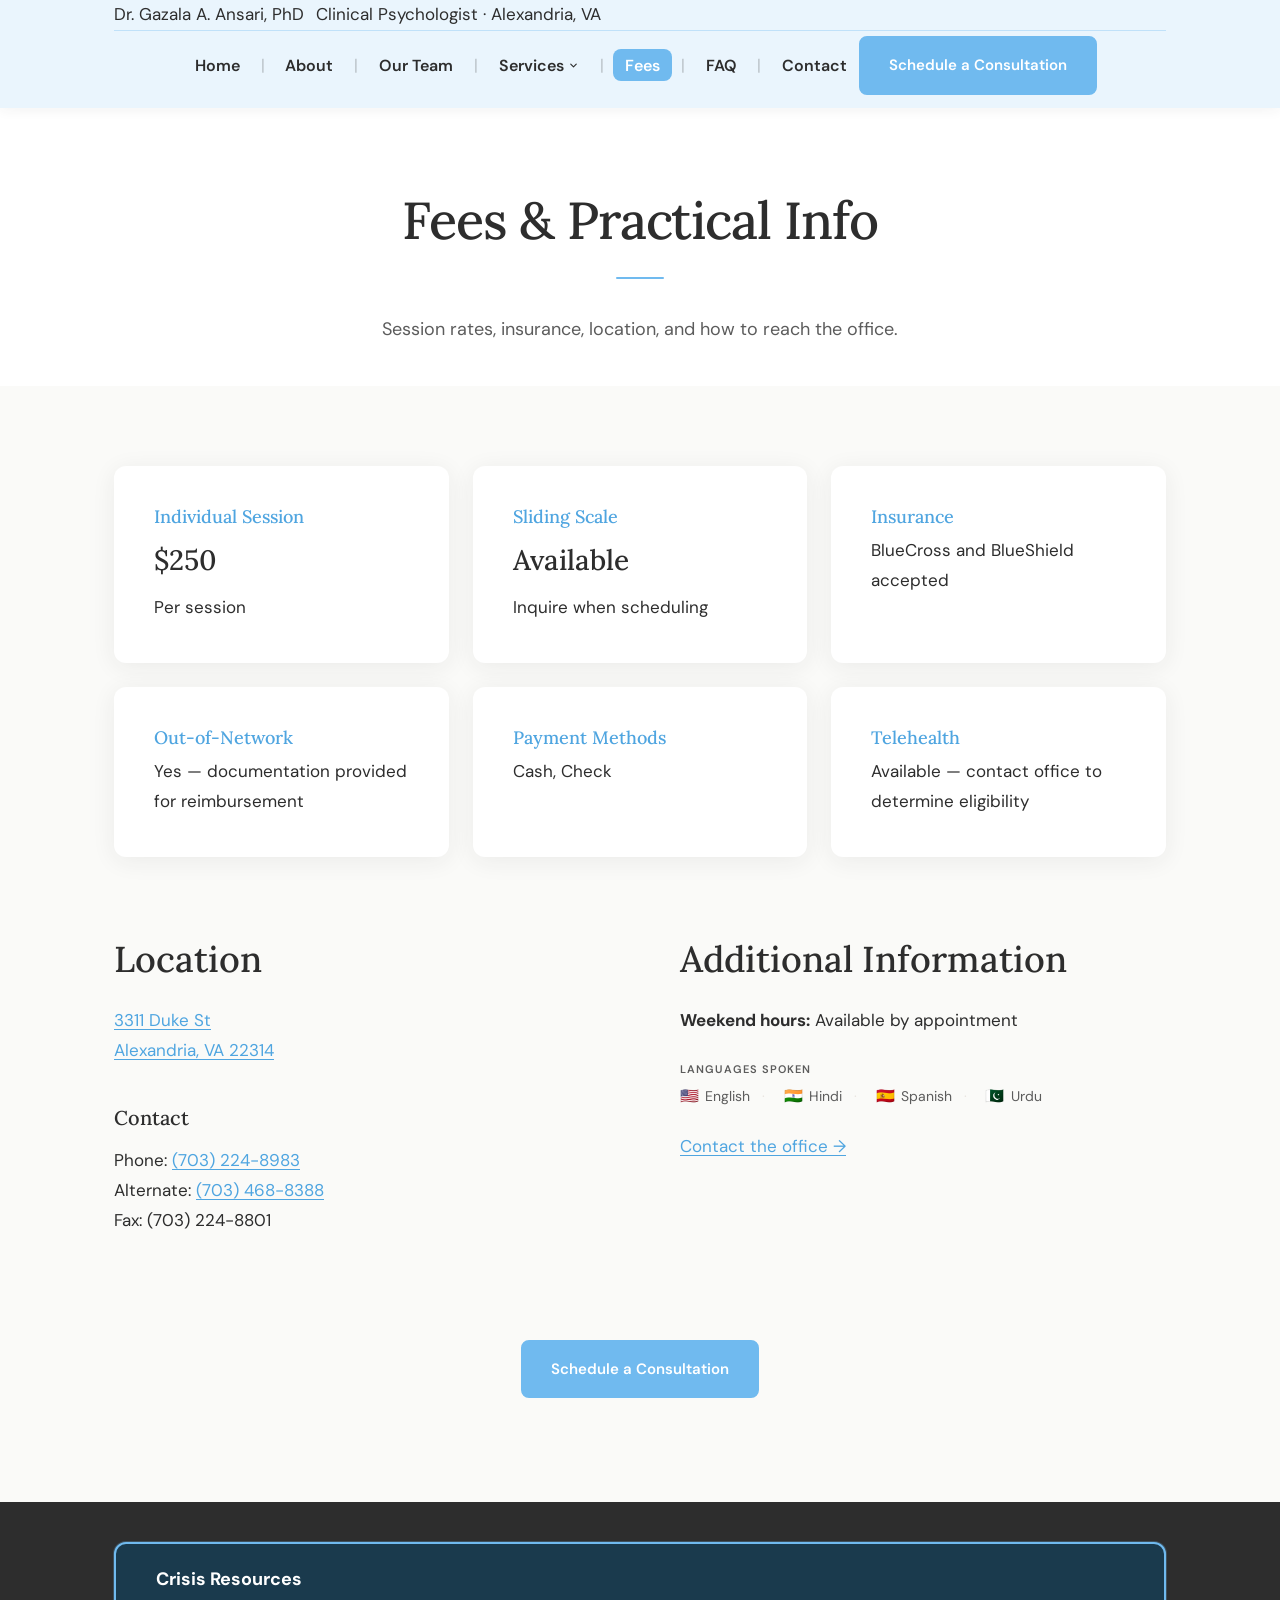
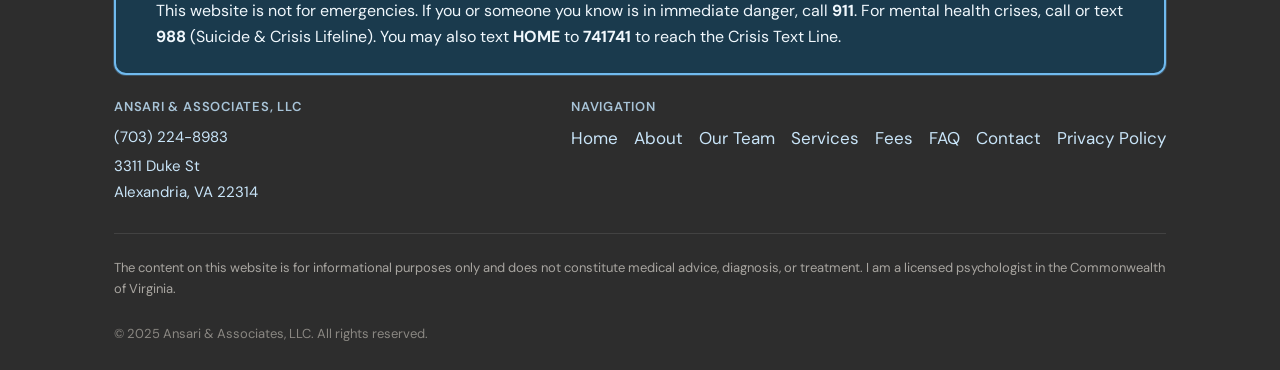
<file: fees.html>
<!DOCTYPE html>
<html lang="en">
<head>
  <meta charset="UTF-8">
  <meta name="viewport" content="width=device-width, initial-scale=1.0">
  <meta name="description" content="Session fees, insurance, payment methods, and practical information for my psychology practice in Alexandria, VA.">
  <title>Fees &amp; Practical Info | Dr. Gazala A. Ansari, PhD</title>
  <link rel="preconnect" href="https://fonts.googleapis.com">
  <link rel="preconnect" href="https://fonts.gstatic.com" crossorigin>
  <link href="https://fonts.googleapis.com/css2?family=DM+Sans:ital,opsz,wght@0,9..40,400;0,9..40,500;0,9..40,600;1,9..40,400&family=Lora:ital,wght@0,400;0,500;0,600;1,400&display=swap" rel="stylesheet">
  <link rel="stylesheet" href="css/styles.css">
</head>
<body>
  <a href="#main-content" class="skip-link">Skip to main content</a>

  <header class="site-header">
    <div class="utility-bar">
      <div class="container utility-bar__inner">
        <p>In-Person &amp; Telehealth Available <span class="utility-bar__sep" aria-hidden="true">|</span> <a href="tel:+17032248983">(703) 224-8983</a> <span class="utility-bar__sep" aria-hidden="true">|</span> <a href="contact.html">Contact</a></p>
      </div>
    </div>
    <div class="nav-bar">
      <div class="container nav-bar__inner">
        <a href="index.html" class="logo" aria-label="Dr. Gazala A. Ansari — Home">
          Dr. Gazala A. Ansari, PhD
          <span>Clinical Psychologist · Alexandria, VA</span>
        </a>
        <button class="nav-toggle" type="button" aria-expanded="false" aria-controls="main-nav">Menu</button>
        <nav class="main-nav" id="main-nav" aria-label="Main navigation">
          <ul>
            <li><a href="index.html">Home</a></li>
            <li><a href="about.html">About</a></li>
            <li><a href="team.html">Our Team</a></li>
            <li class="nav-dropdown">
              <button type="button" class="nav-dropdown__toggle" aria-expanded="false" aria-haspopup="true">Services</button>
              <ul class="nav-dropdown__menu">
                <li><a href="services.html#therapy">Therapy &amp; Clinical Services</a></li>
                <li><a href="services.html#issues">Issues I Work With</a></li>
                <li><a href="services.html#availability">Availability</a></li>
              </ul>
            </li>
            <li><a href="fees.html" aria-current="page">Fees</a></li>
            <li><a href="faq.html">FAQ</a></li>
            <li><a href="contact.html">Contact</a></li>
          </ul>
          <a href="contact.html" class="btn btn--primary btn--nav-cta">Schedule a Consultation</a>
        </nav>
      </div>
    </div>
  </header>

  <main id="main-content">
    <header class="page-header">
      <div class="container">
        <h1>Fees &amp; Practical Info</h1>
        <p>Session rates, insurance, location, and how to reach the office.</p>
      </div>
    </header>

    <section class="section">
      <div class="container">
        <div class="card-grid">
          <article class="card">
            <h2 class="card__title">Individual Session</h2>
            <p class="card__value">$250</p>
            <p>Per session</p>
          </article>
          <article class="card">
            <h2 class="card__title">Sliding Scale</h2>
            <p class="card__value">Available</p>
            <p>Inquire when scheduling</p>
          </article>
          <article class="card">
            <h2 class="card__title">Insurance</h2>
            <p>BlueCross and BlueShield accepted</p>
          </article>
          <article class="card">
            <h2 class="card__title">Out-of-Network</h2>
            <p>Yes — documentation provided for reimbursement</p>
          </article>
          <article class="card">
            <h2 class="card__title">Payment Methods</h2>
            <p>Cash, Check</p>
          </article>
          <article class="card">
            <h2 class="card__title">Telehealth</h2>
            <p>Available — contact office to determine eligibility</p>
          </article>
        </div>

        <div class="two-col" style="margin-top: var(--space-xl);">
          <div>
            <h2>Location</h2>
            <p><a href="https://www.google.com/maps/search/?api=1&query=3311+Duke+St,+Alexandria,+VA+22314" target="_blank" rel="noopener noreferrer">3311 Duke St<br>Alexandria, VA 22314</a></p>
            <h3 style="margin-top: var(--space-lg);">Contact</h3>
            <p>
              Phone: <a href="tel:+17032248983">(703) 224-8983</a><br>
              Alternate: <a href="tel:+17034688388">(703) 468-8388</a><br>
              Fax: (703) 224-8801
            </p>
          </div>
          <div>
            <h2>Additional Information</h2>
            <p><strong>Weekend hours:</strong> Available by appointment</p>
            <div style="margin-top: var(--space-md);">
              <span class="languages-label">Languages spoken</span>
              <ul class="languages-inline" aria-label="Languages spoken">
                <li><span class="flag" aria-hidden="true">🇺🇸</span> English</li>
                <li><span class="flag" aria-hidden="true">🇮🇳</span> Hindi</li>
                <li><span class="flag" aria-hidden="true">🇪🇸</span> Spanish</li>
                <li><span class="flag" aria-hidden="true">🇵🇰</span> Urdu</li>
              </ul>
            </div>
            <p style="margin-top: var(--space-md);"><a href="contact.html">Contact the office &rarr;</a></p>
          </div>
        </div>

        <p class="btn-row btn-row--center" style="margin-top: var(--space-xl);">
          <a href="contact.html" class="btn btn--primary">Schedule a Consultation</a>
        </p>
      </div>
    </section>
  </main>

  <footer class="site-footer">
    <div class="container">
      <div class="crisis-box">
        <h3>Crisis Resources</h3>
        <p>This website is not for emergencies. If you or someone you know is in immediate danger, call <strong>911</strong>. For mental health crises, call or text <strong>988</strong> (Suicide &amp; Crisis Lifeline). You may also text <strong>HOME</strong> to <strong>741741</strong> to reach the Crisis Text Line.</p>
      </div>
      <div class="footer-grid">
        <div>
          <h3>Ansari &amp; Associates, LLC</h3>
          <p><a href="tel:+17032248983">(703) 224-8983</a></p>
          <p><a href="https://www.google.com/maps/search/?api=1&query=3311+Duke+St,+Alexandria,+VA+22314" target="_blank" rel="noopener noreferrer">3311 Duke St<br>Alexandria, VA 22314</a></p>
        </div>
        <nav class="footer-nav" aria-label="Footer navigation">
          <h3>Navigation</h3>
          <ul>
            <li><a href="index.html">Home</a></li>
            <li><a href="about.html">About</a></li>
            <li><a href="team.html">Our Team</a></li>
            <li><a href="services.html">Services</a></li>
            <li><a href="fees.html">Fees</a></li>
            <li><a href="faq.html">FAQ</a></li>
            <li><a href="contact.html">Contact</a></li>
            <li><a href="privacy.html">Privacy Policy</a></li>
          </ul>
        </nav>
      </div>
      <p class="legal-disclaimer">The content on this website is for informational purposes only and does not constitute medical advice, diagnosis, or treatment. I am a licensed psychologist in the Commonwealth of Virginia.</p>
      <p class="footer-copy">&copy; 2025 Ansari &amp; Associates, LLC. All rights reserved.</p>
    </div>
  </footer>

  <script src="js/main.js"></script>
</body>
</html>
</file>
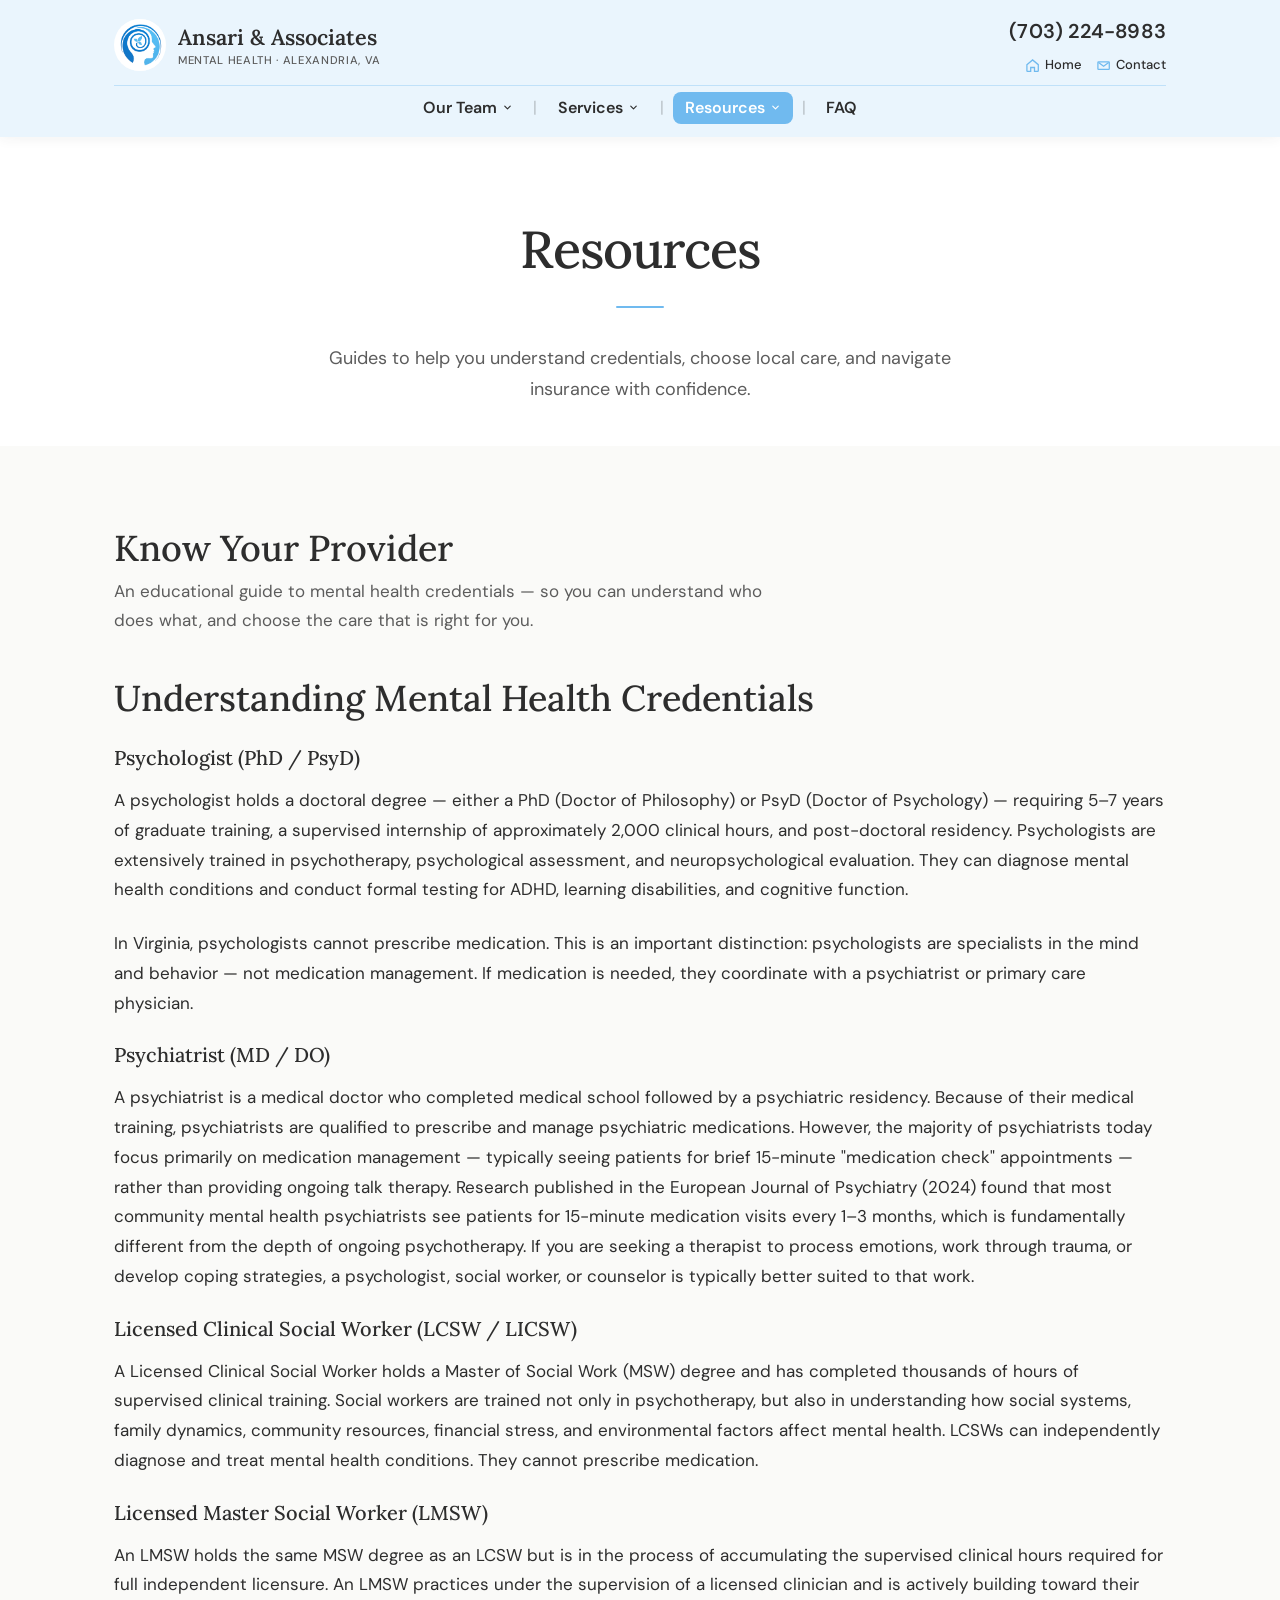
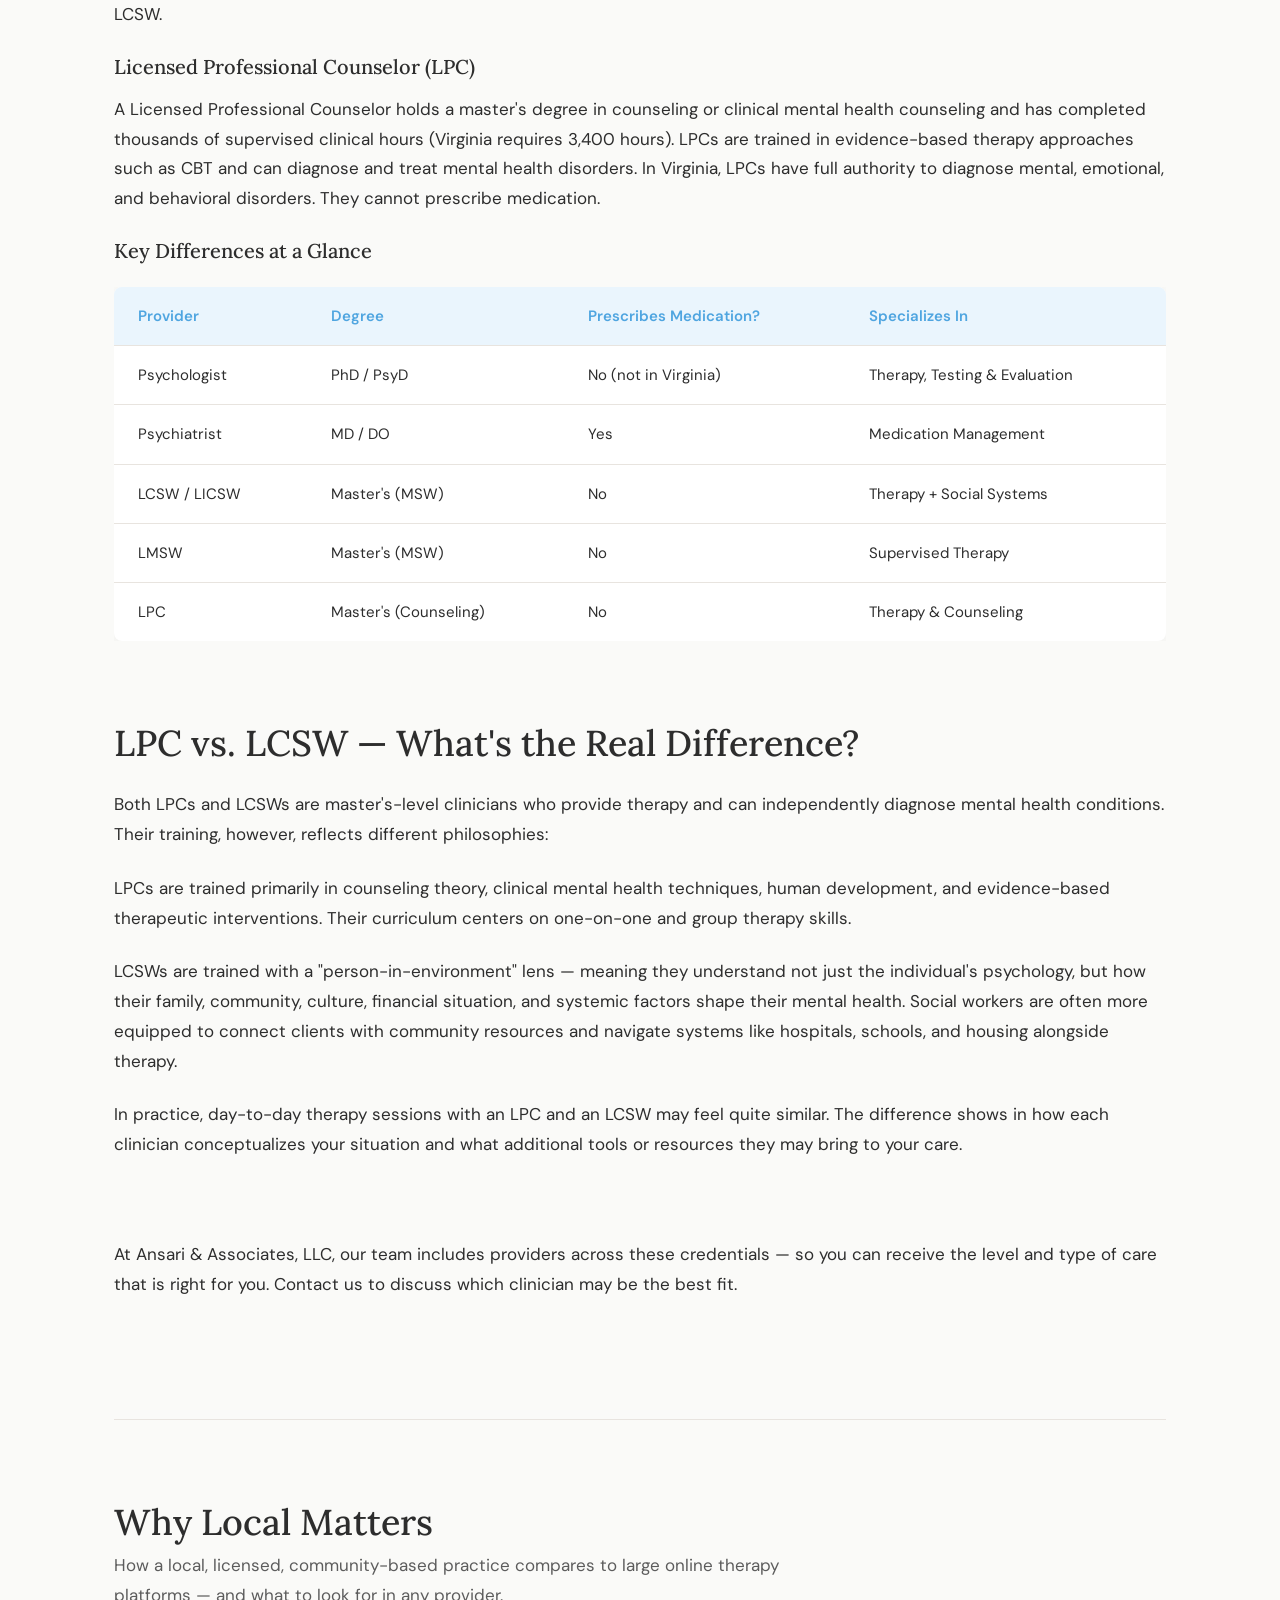
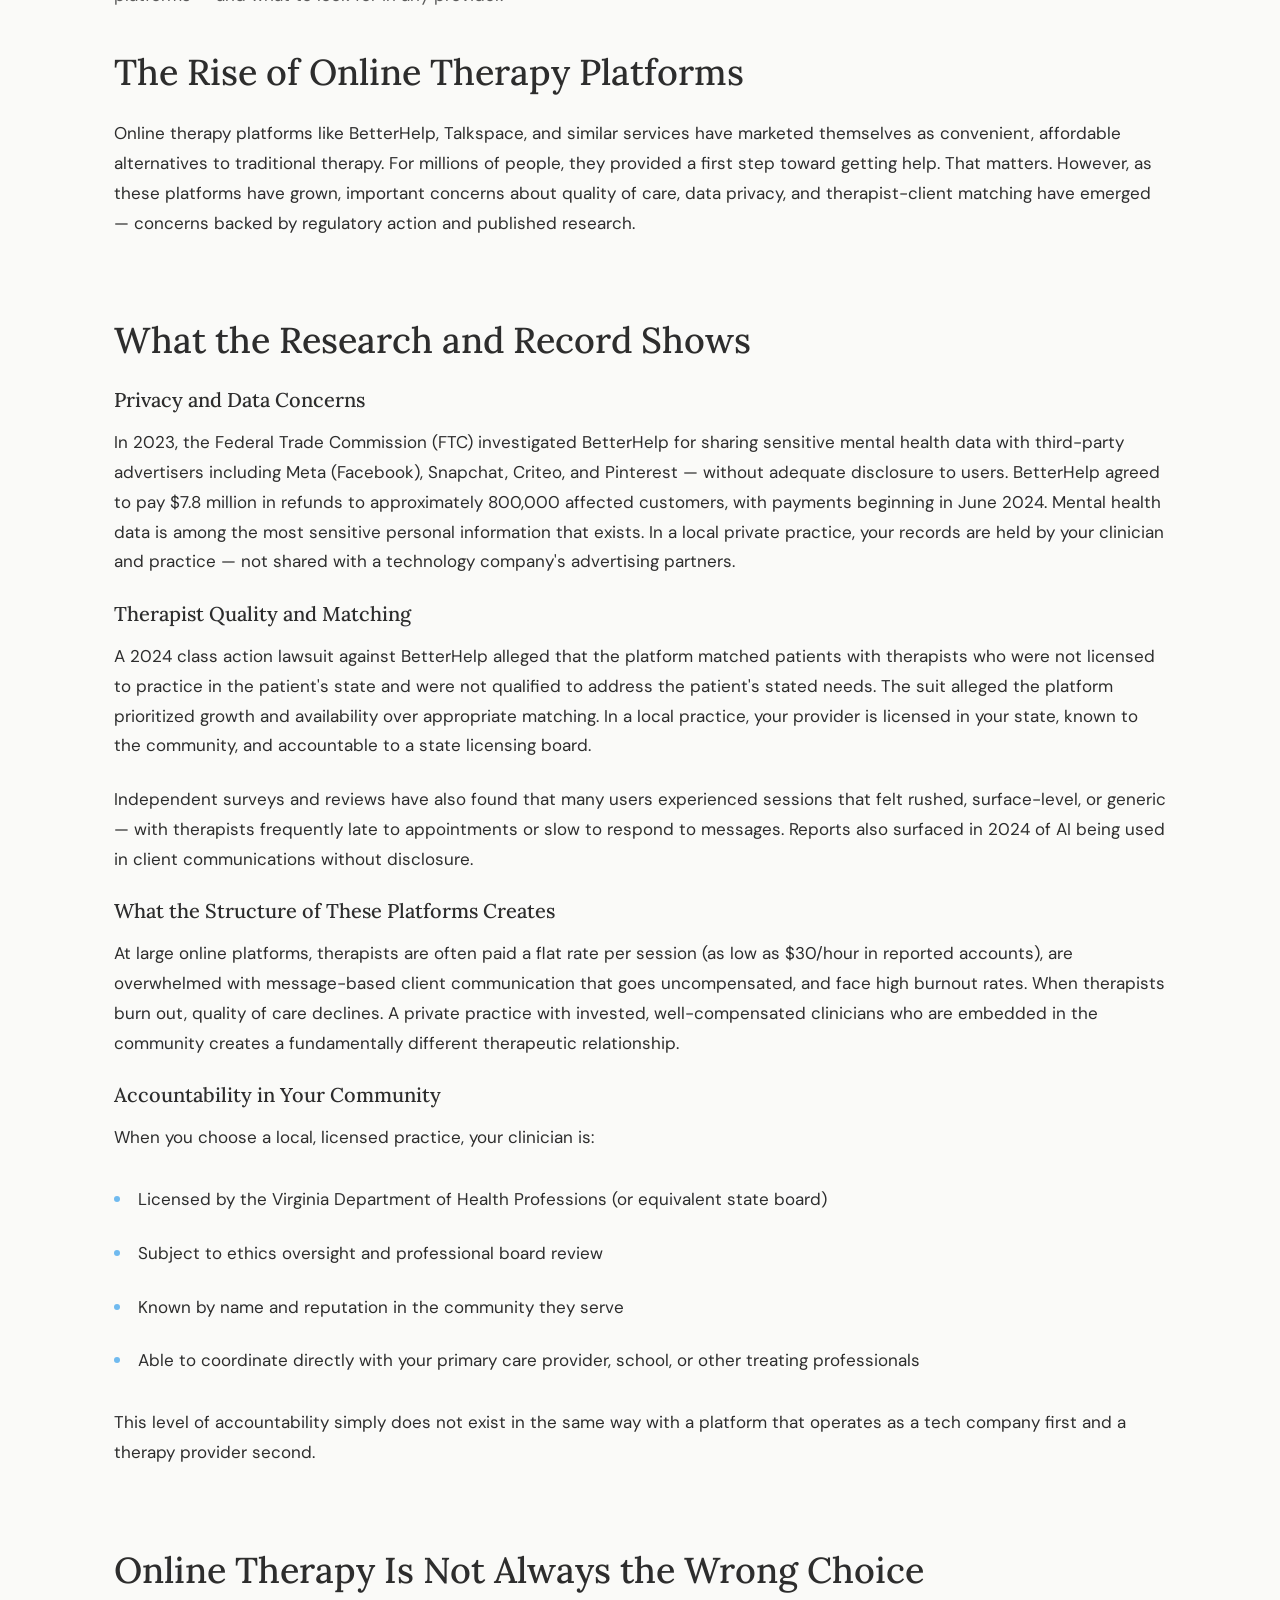
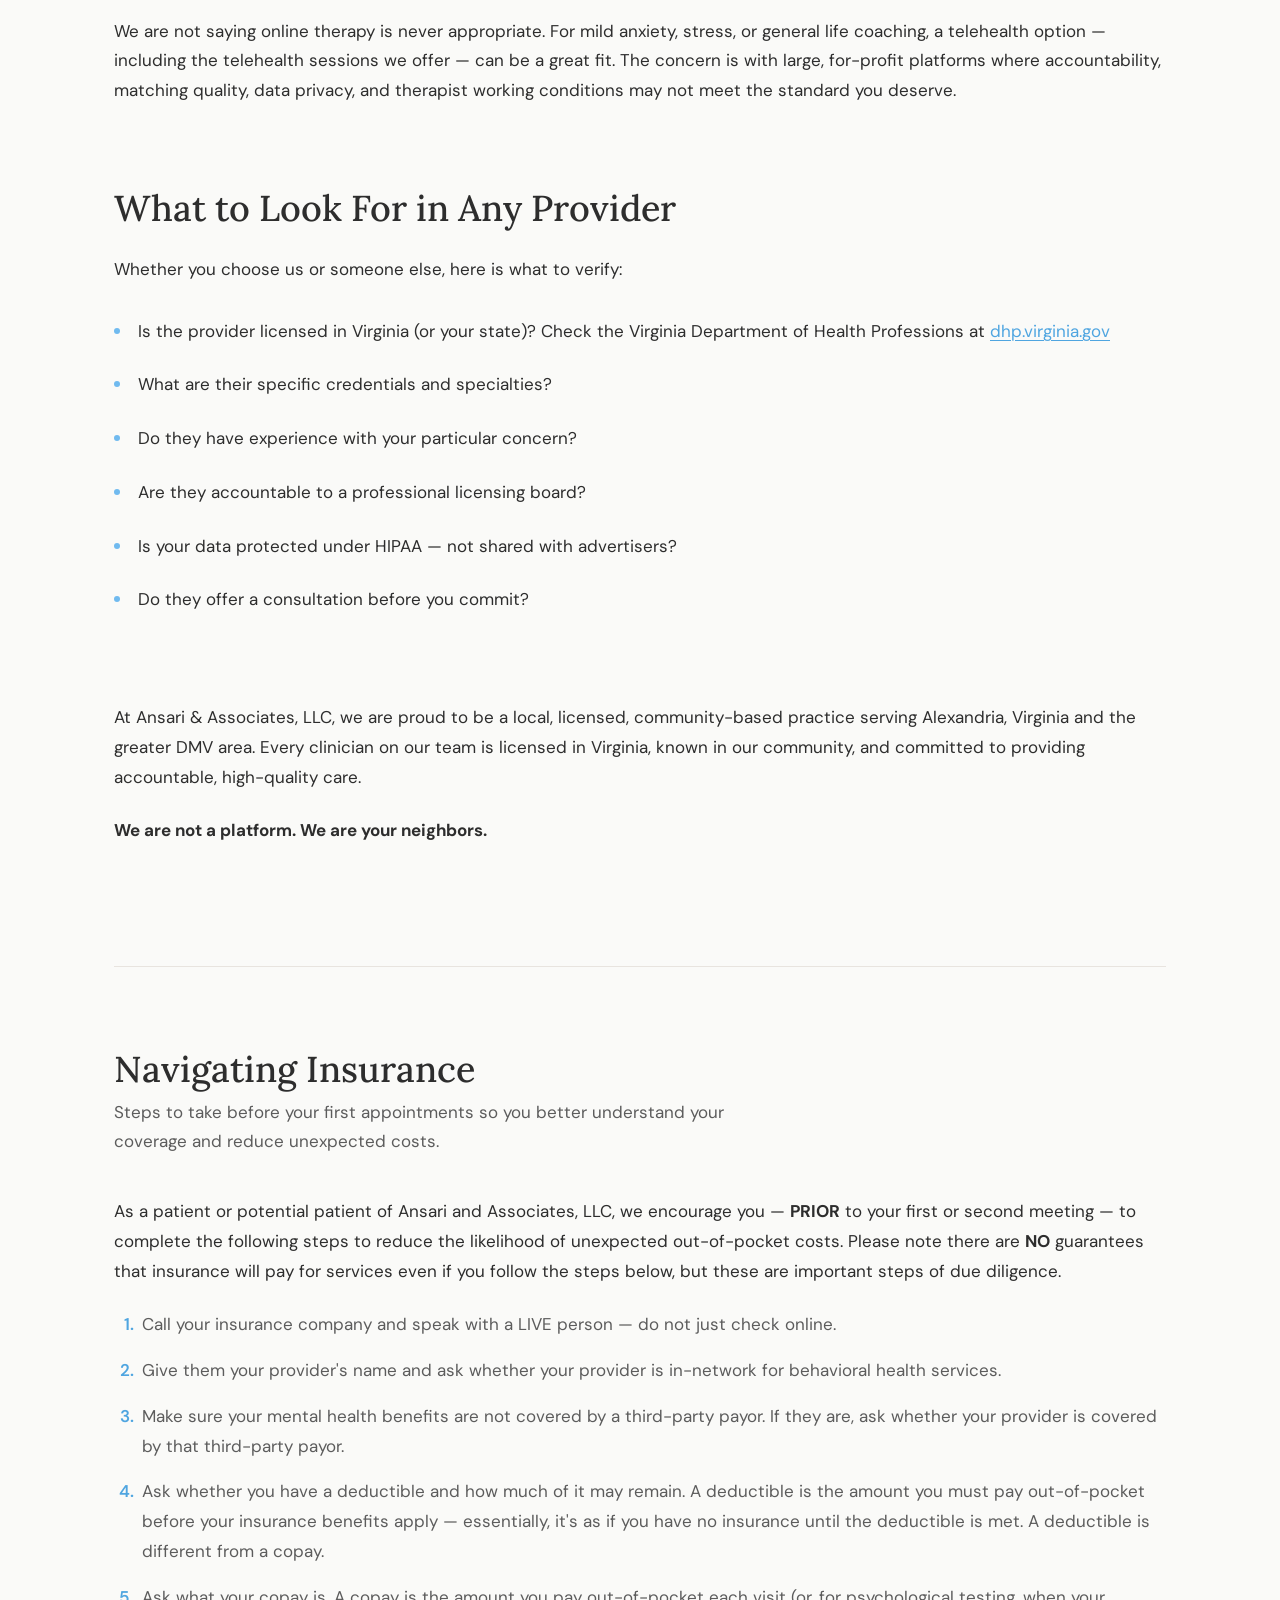
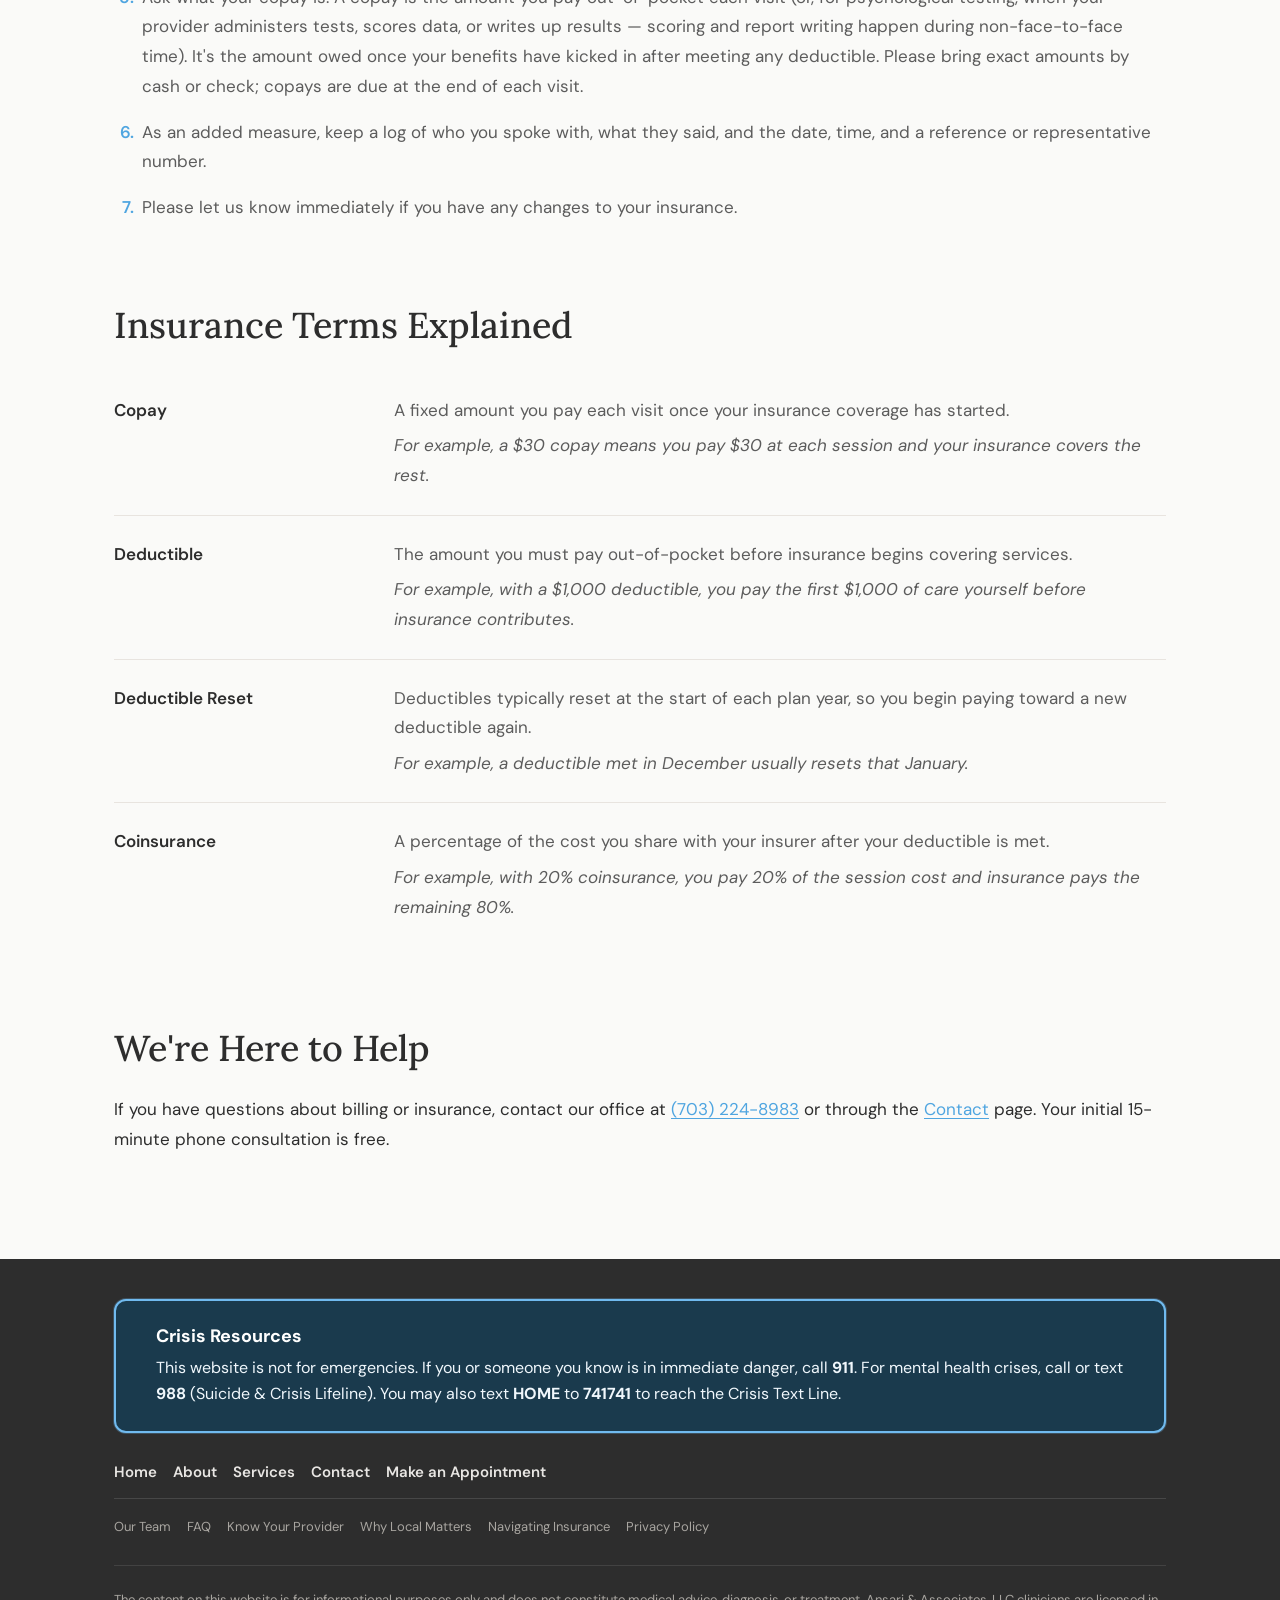
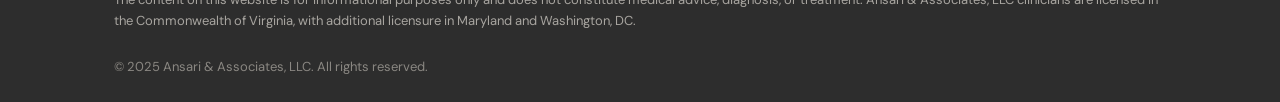
<file: know-your-provider.html>
<!DOCTYPE html>
<html lang="en">
<head>
  <meta charset="UTF-8">
  <meta http-equiv="refresh" content="0; url=resources.html#know-your-provider">
  <link rel="canonical" href="resources.html#know-your-provider">
  <title>Redirecting…</title>
  <script>location.replace("resources.html#know-your-provider");</script>
</head>
<body>
  <p>This page has moved. <a href="resources.html#know-your-provider">Continue to Resources</a>.</p>
</body>
</html>
</file>
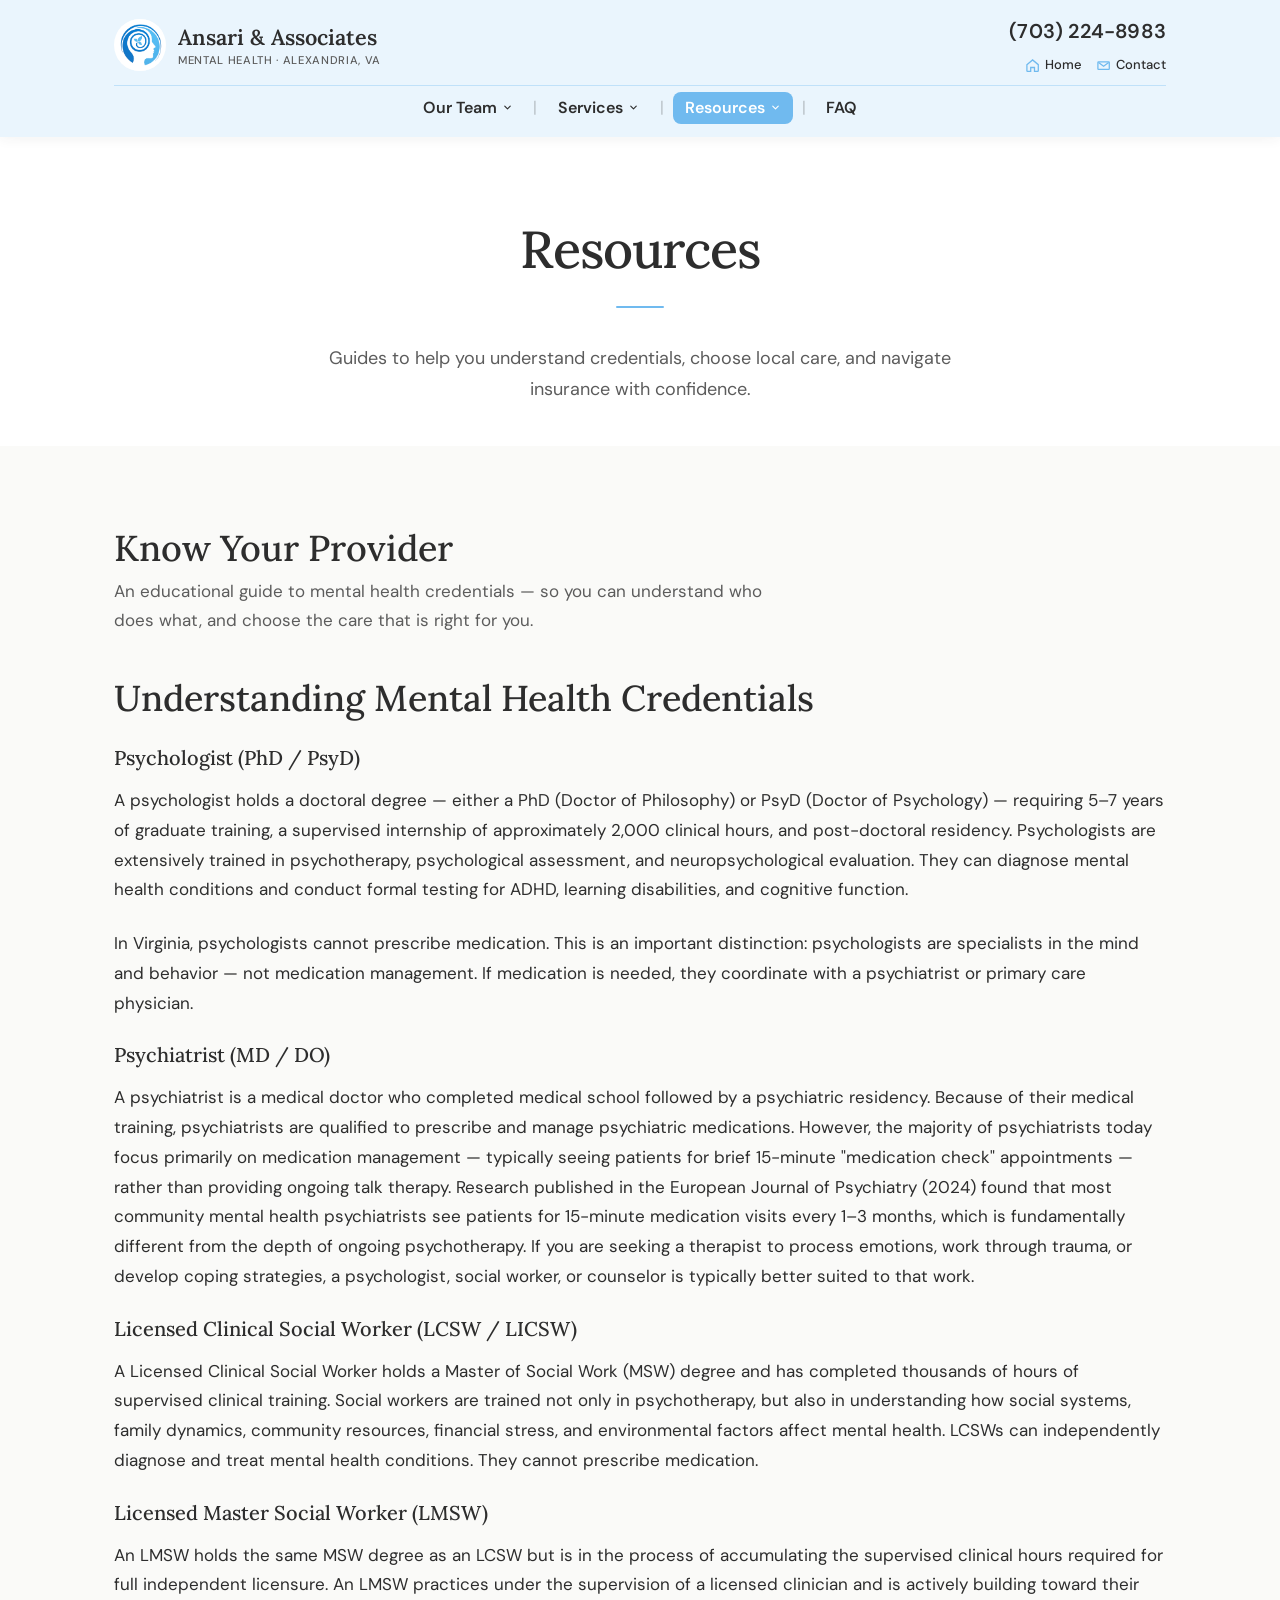
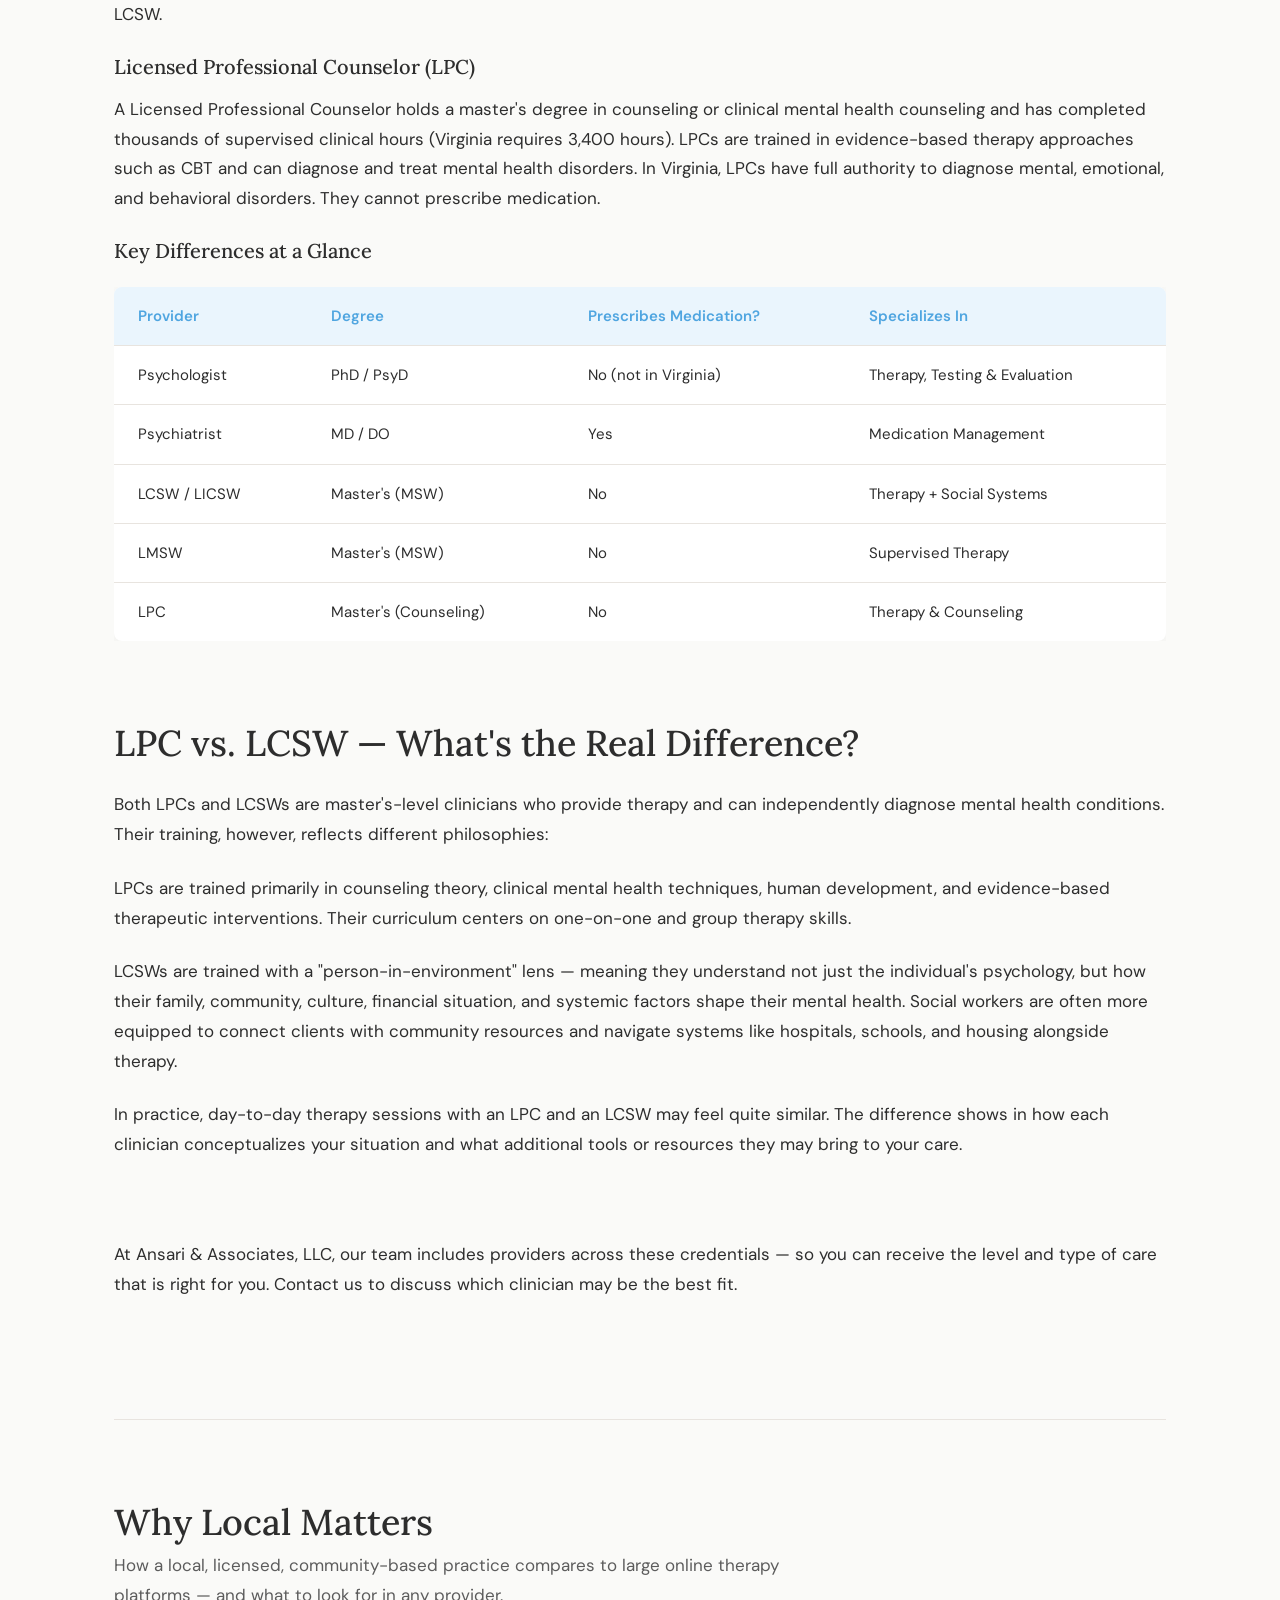
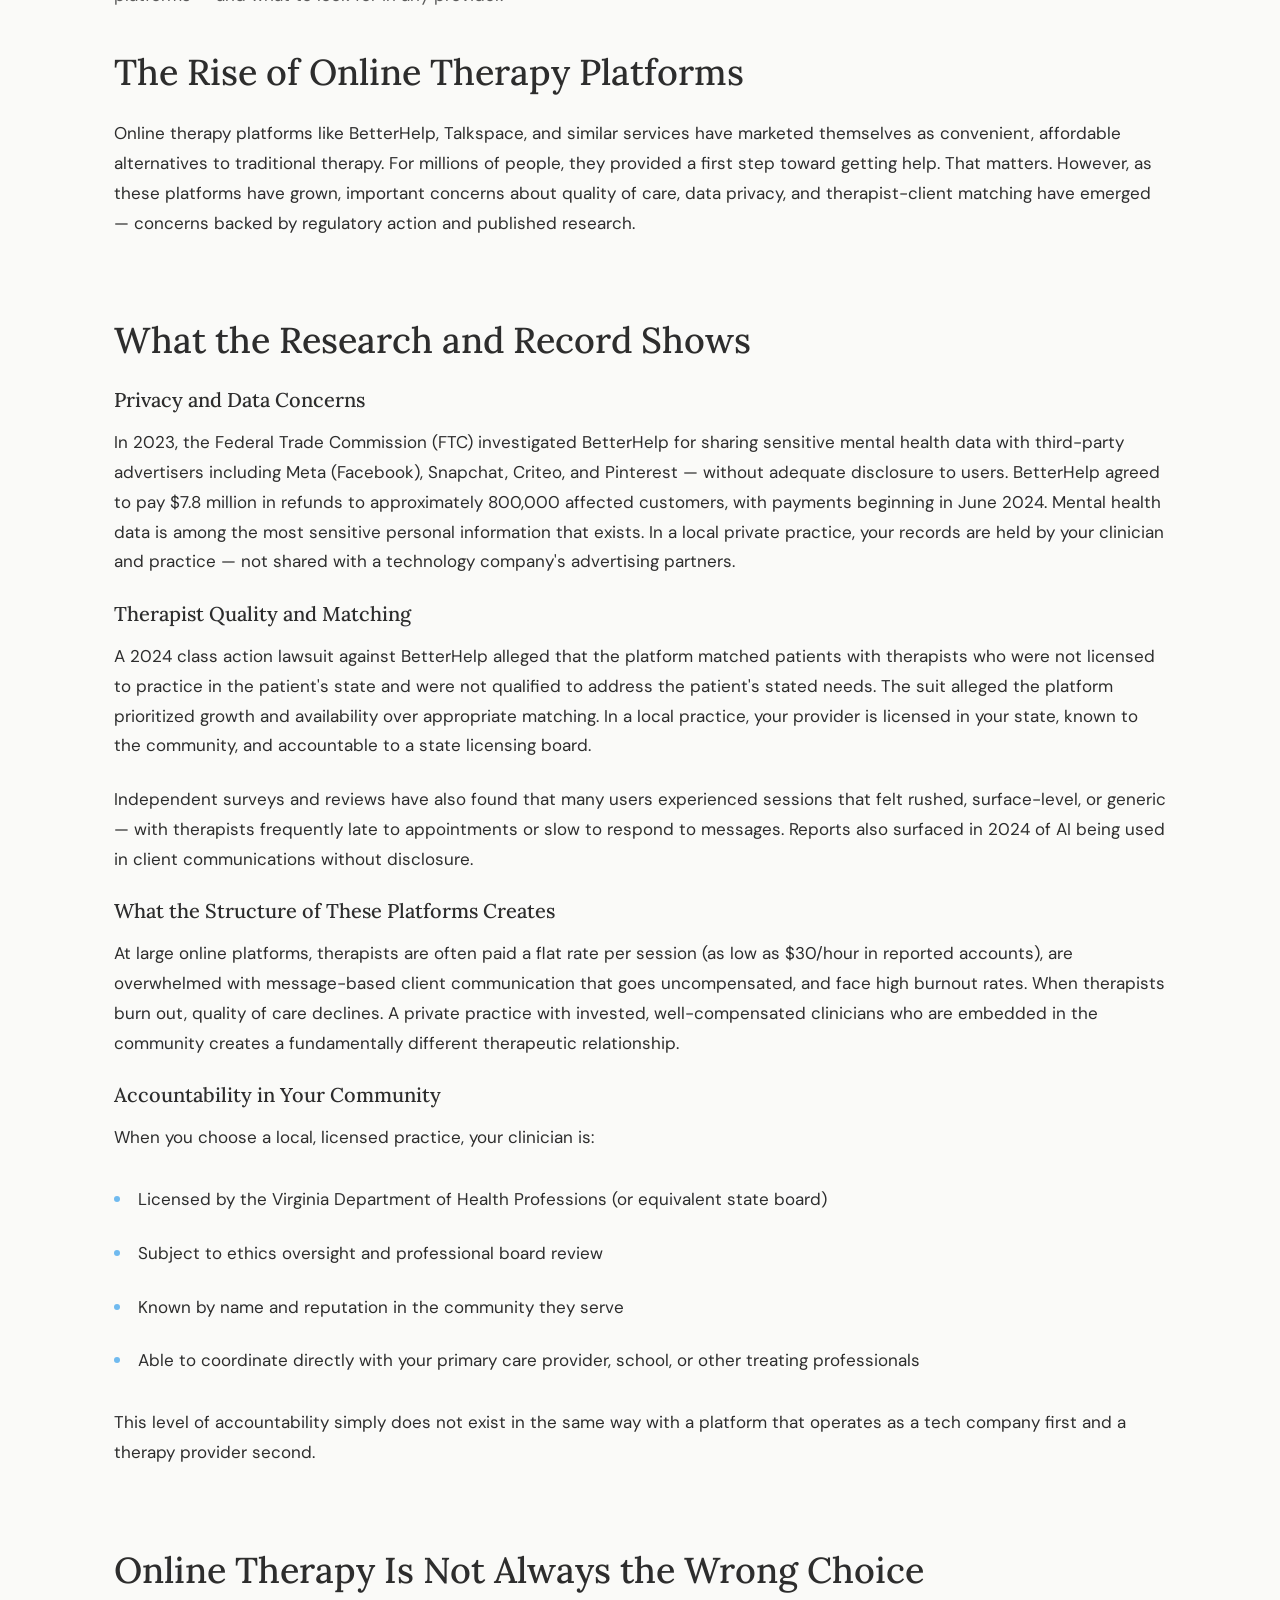
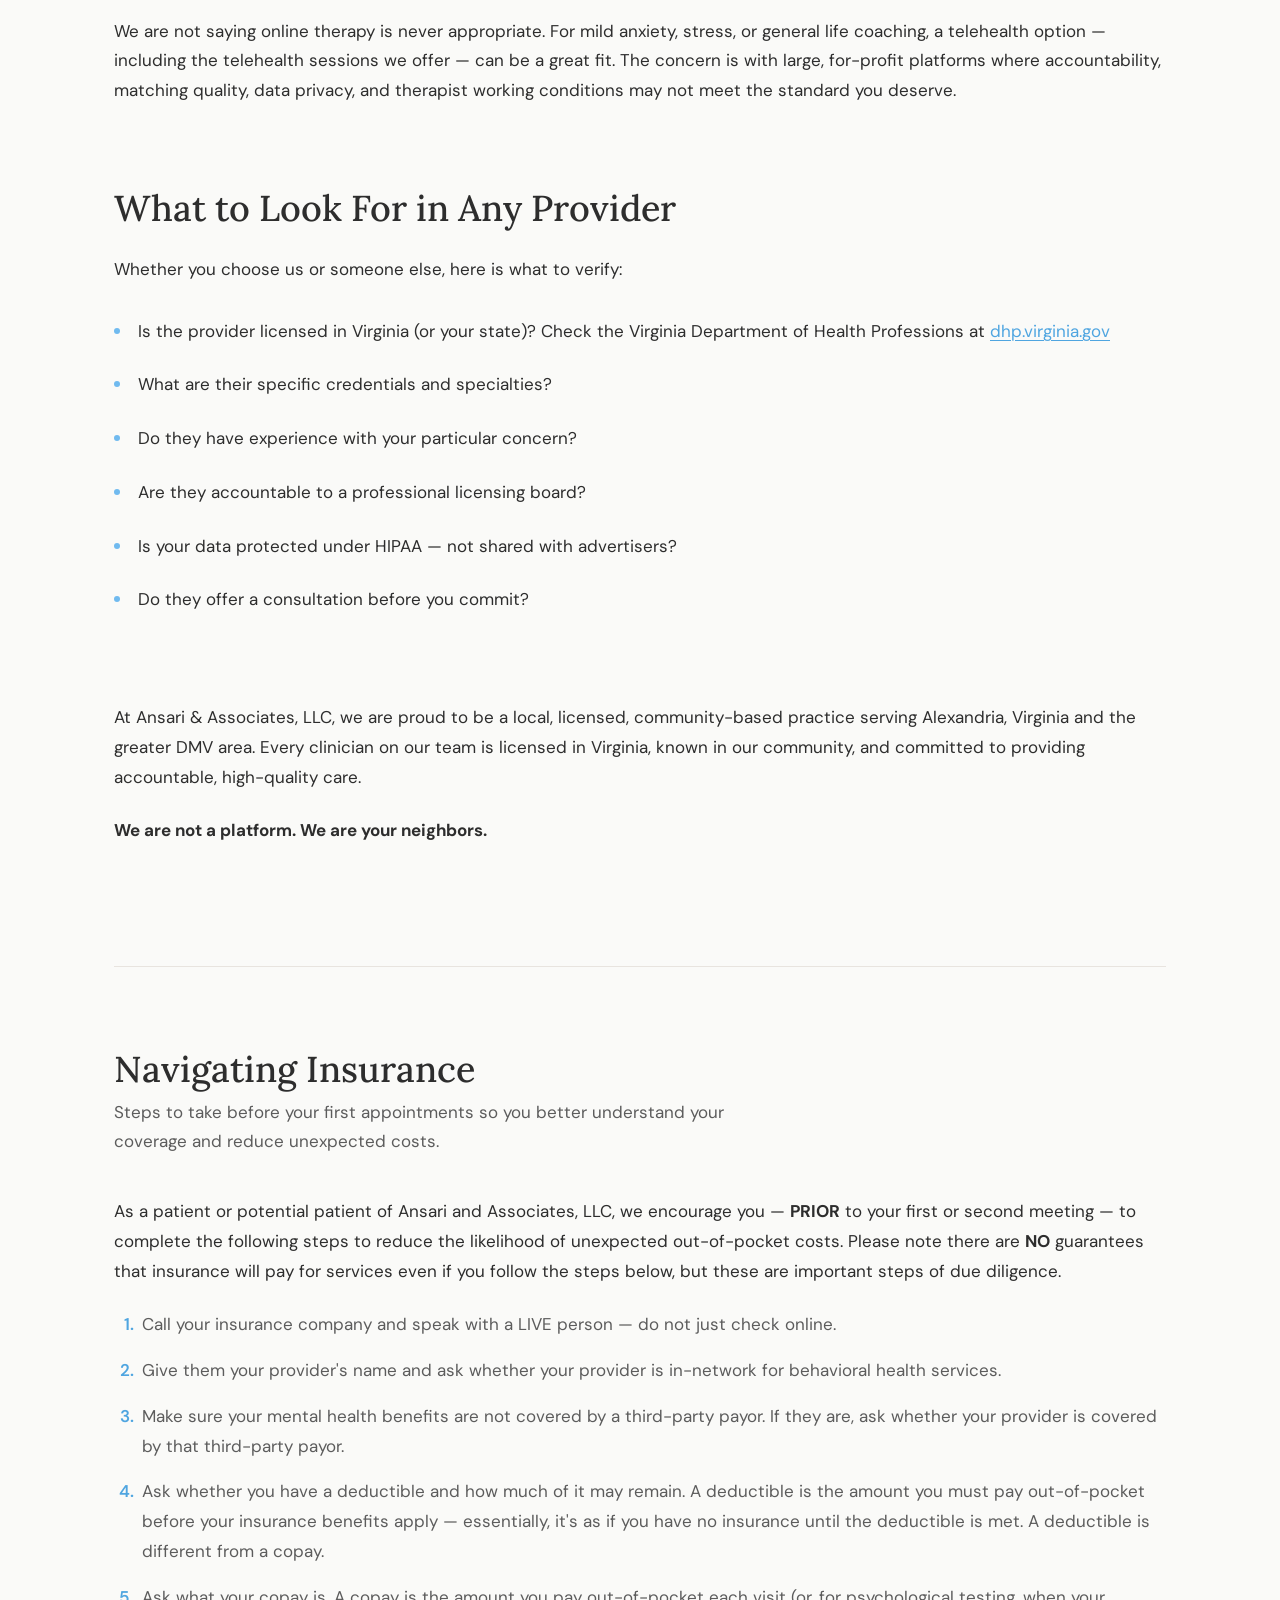
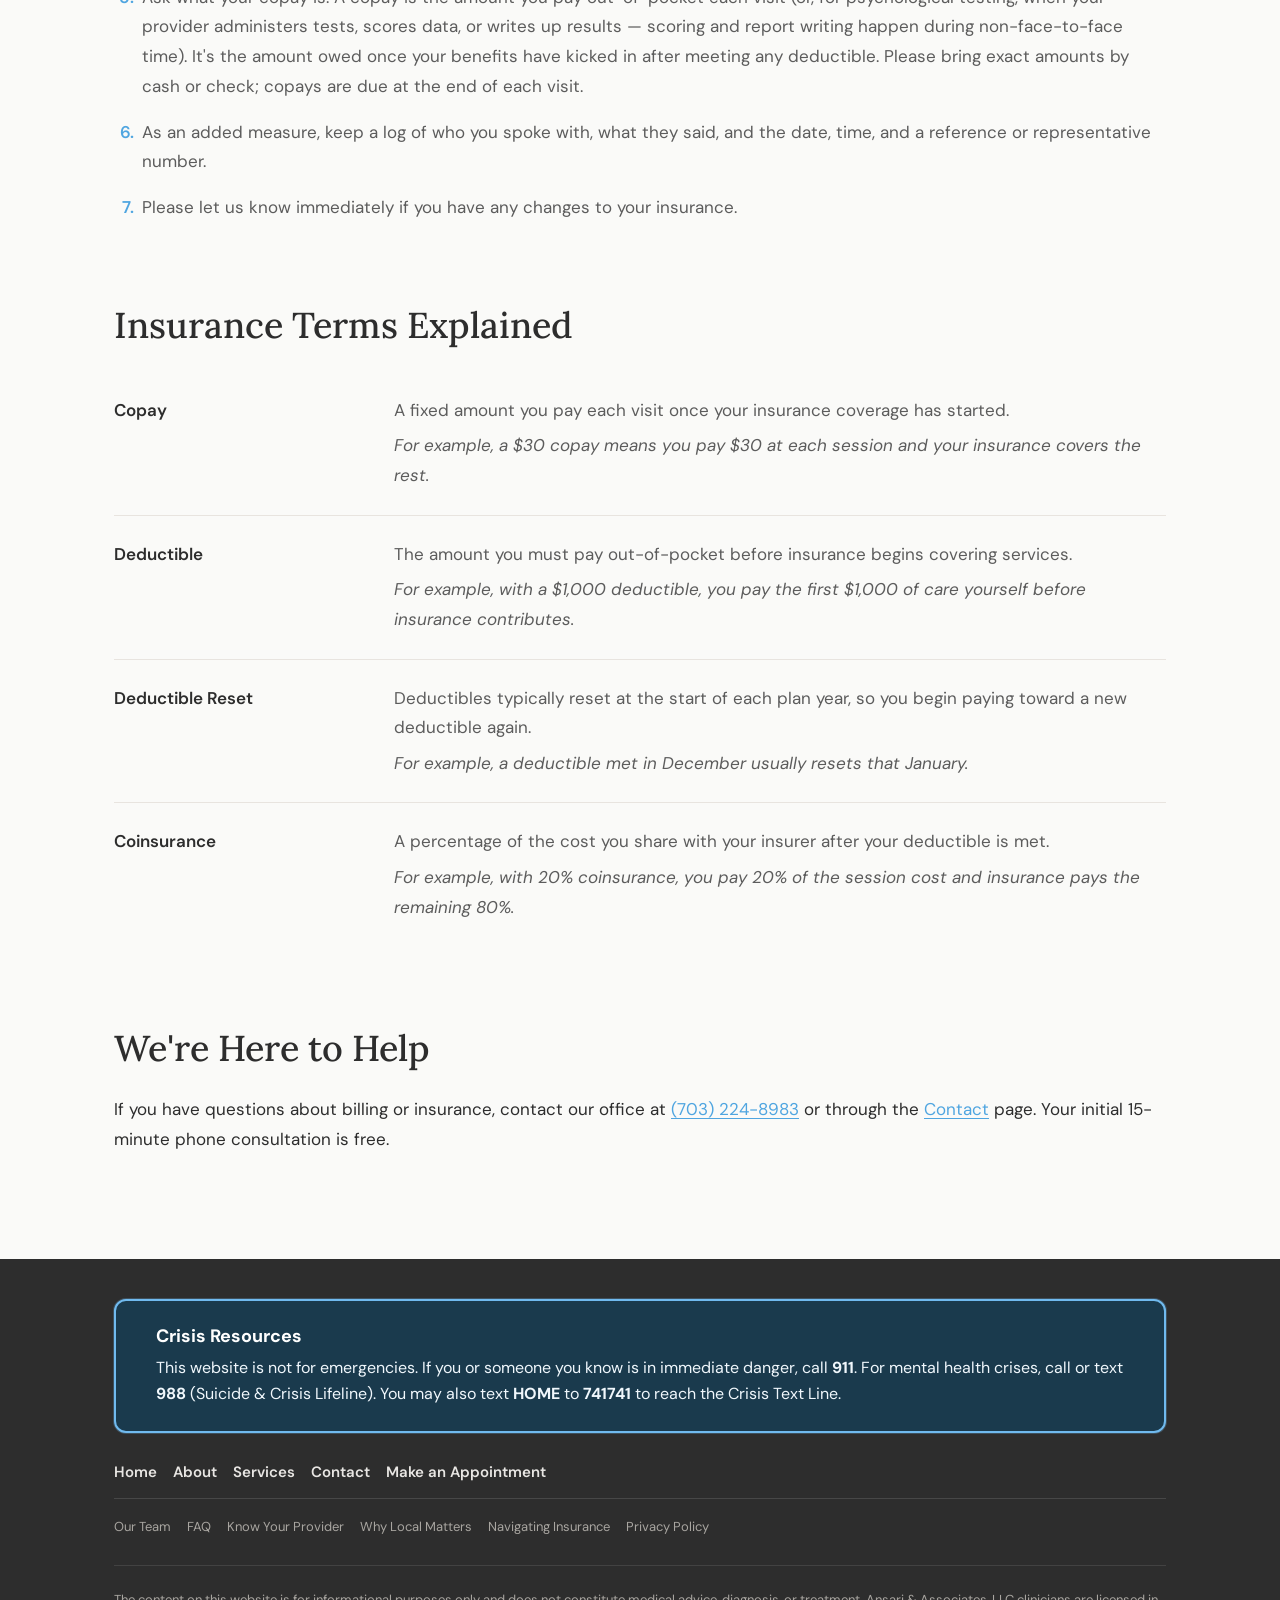
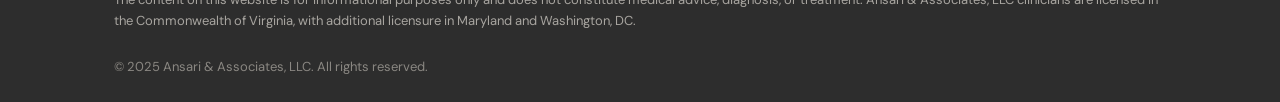
<file: navigating-insurance.html>
<!DOCTYPE html>
<html lang="en">
<head>
  <meta charset="UTF-8">
  <meta http-equiv="refresh" content="0; url=resources.html#navigating-insurance">
  <link rel="canonical" href="resources.html#navigating-insurance">
  <title>Redirecting…</title>
  <script>location.replace("resources.html#navigating-insurance");</script>
</head>
<body>
  <p>This page has moved. <a href="resources.html#navigating-insurance">Continue to Resources</a>.</p>
</body>
</html>
</file>
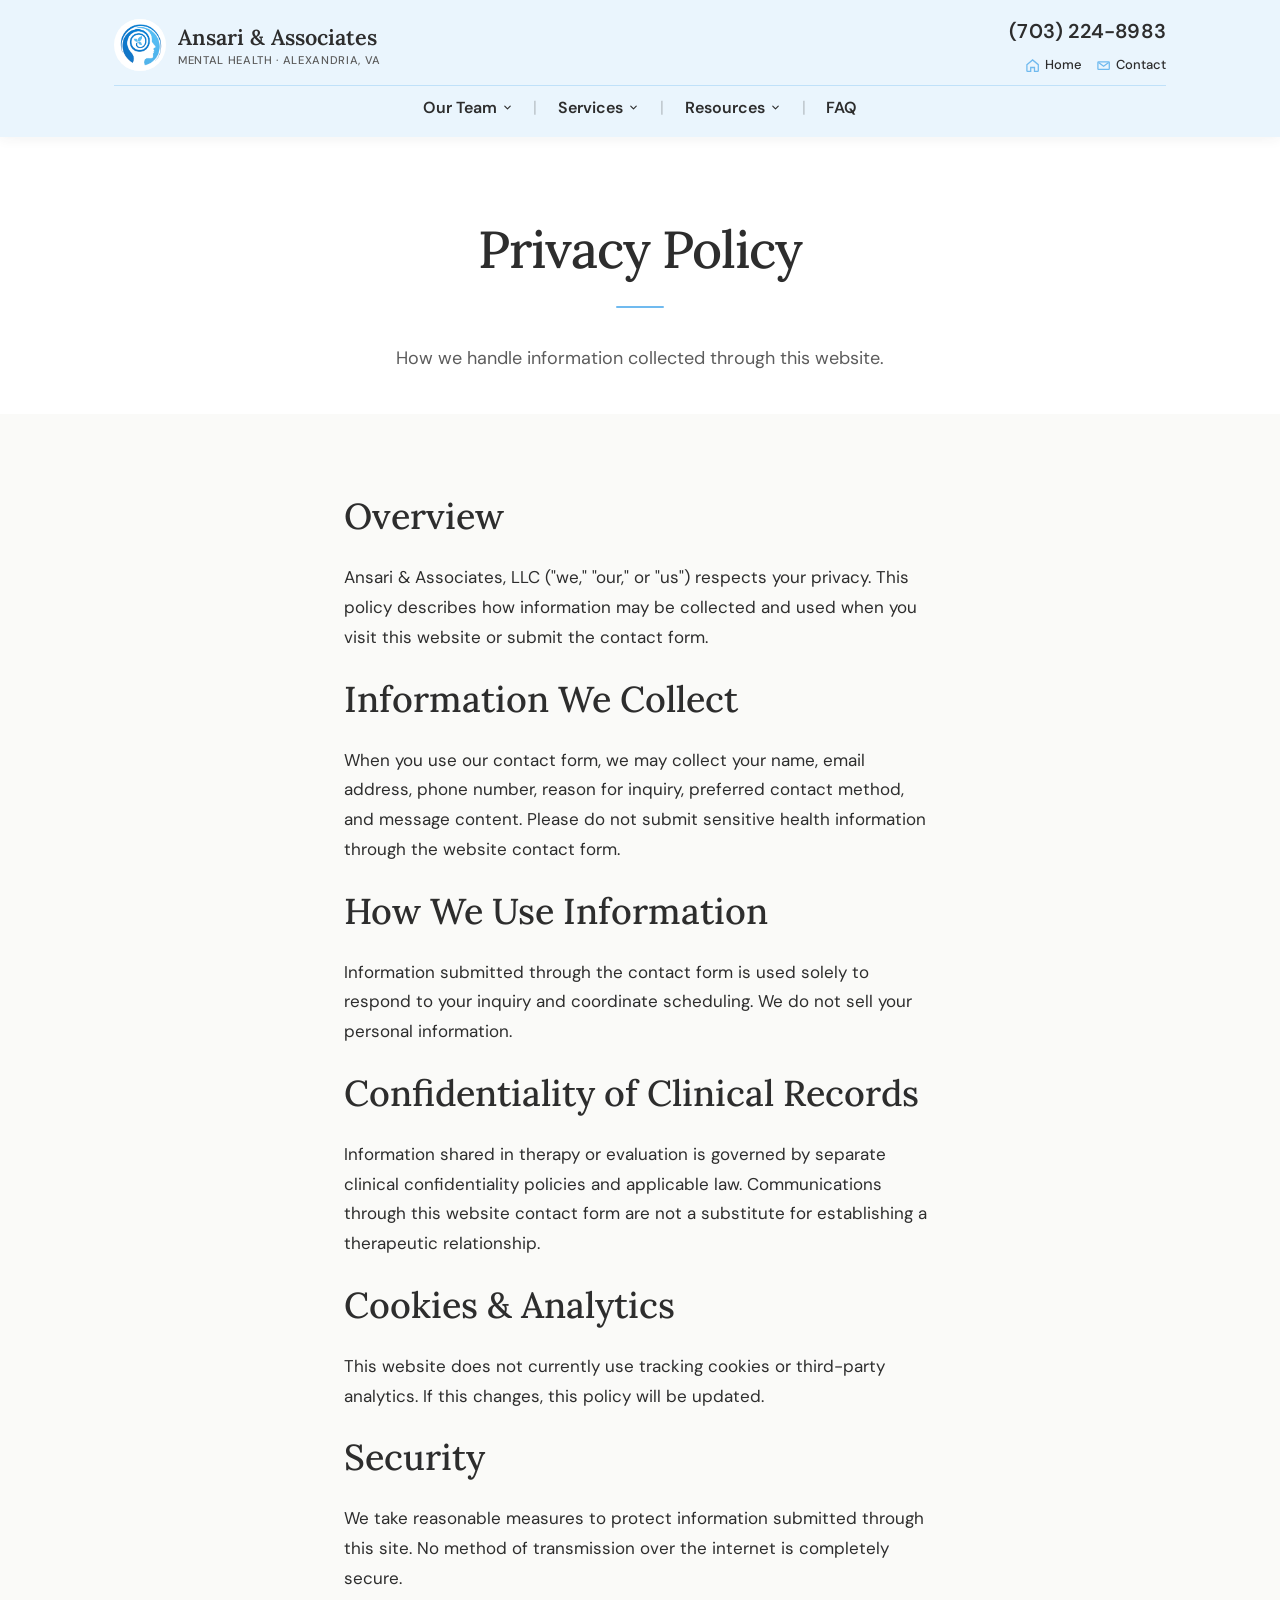
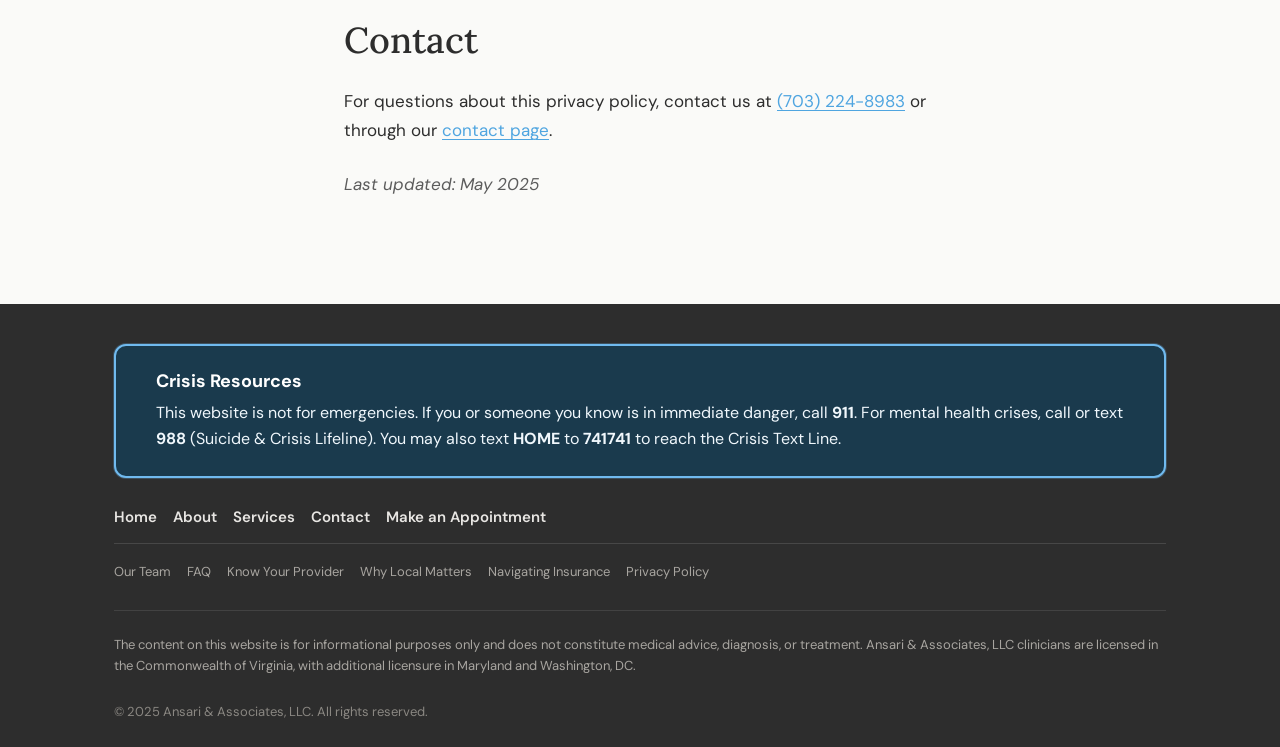
<file: privacy.html>
<!DOCTYPE html>
<html lang="en">
<head>
  <meta charset="UTF-8">
  <meta name="viewport" content="width=device-width, initial-scale=1.0">
  <meta name="description" content="Privacy policy for Ansari & Associates, LLC and our psychology practice website.">
  <title>Privacy Policy | Dr. Gazala A. Ansari, PhD</title>
  <link rel="preconnect" href="https://fonts.googleapis.com">
  <link rel="preconnect" href="https://fonts.gstatic.com" crossorigin>
  <link href="https://fonts.googleapis.com/css2?family=DM+Sans:ital,opsz,wght@0,9..40,400;0,9..40,500;0,9..40,600;1,9..40,400&family=Lora:ital,wght@0,400;0,500;0,600;1,400&display=swap" rel="stylesheet">
  <link rel="stylesheet" href="css/styles.css">
</head>
<body>
  <a href="#main-content" class="skip-link">Skip to main content</a>

    <header class="site-header">
    <div class="header-bar">
      <div class="container">
        <div class="header-bar__top">
          <a href="index.html" class="logo" aria-label="Ansari &amp; Associates — Home">
            <img src="images/logo.png" alt="" class="logo__img" aria-hidden="true">
            <span class="logo__text">Ansari &amp; Associates<span>Mental Health · Alexandria, VA</span></span>
          </a>
          <div class="header-bar__right">
            <a class="header-phone" href="tel:+17032248983">(703) 224-8983</a>
            <div class="header-quick-links">
              <a href="index.html"><svg viewBox="0 0 24 24" fill="none" stroke="currentColor" stroke-width="2" aria-hidden="true"><path d="M3 10.5L12 3l9 7.5V20a1 1 0 01-1 1h-5v-6H9v6H4a1 1 0 01-1-1v-9.5z"/></svg> Home</a>
              <a href="contact.html"><svg viewBox="0 0 24 24" fill="none" stroke="currentColor" stroke-width="2" aria-hidden="true"><path d="M4 6h16a1 1 0 011 1v10a1 1 0 01-1 1H4a1 1 0 01-1-1V7a1 1 0 011-1z"/><path d="M4 7l8 6 8-6"/></svg> Contact</a>
            </div>
            <button class="nav-toggle" type="button" aria-expanded="false" aria-controls="main-nav">Menu</button>
          </div>
        </div>
        <nav class="main-nav" id="main-nav" aria-label="Main navigation">
          <ul>
            <li class="nav-mobile-only"><a href="index.html">Home</a></li>
            <li class="nav-dropdown nav-dropdown--team">
              <a href="team.html" class="nav-dropdown__toggle" aria-expanded="false" aria-haspopup="true">Our Team</a>
              <ul class="nav-dropdown__menu">
                <li><a href="about.html">Dr. Gazala Ansari</a></li>
                <li><a href="team-emily.html">Mrs. Emily Apyan</a></li>
                <li><a href="team-shelby.html">Mrs. Shelby Grant-Workman</a></li>
                <li><a href="team-stancell.html">Dr. Waltrina Stancell</a></li>
              </ul>
            </li>
            <li class="nav-dropdown">
              <a href="services.html" class="nav-dropdown__toggle" aria-expanded="false" aria-haspopup="true">Services</a>
              <ul class="nav-dropdown__menu">
                <li><a href="services.html#therapy">Therapy &amp; Clinical Services</a></li>
                <li><a href="services.html#issues">Issues We Work With</a></li>
                <li><a href="services.html#availability">Availability</a></li>
              </ul>
            </li>
            <!-- FLAG: Fees page does not exist (removed earlier); skipped per instructions -->
            <li class="nav-dropdown nav-dropdown--resources">
              <a href="resources.html" class="nav-dropdown__toggle" aria-haspopup="true">Resources</a>
              <ul class="nav-dropdown__menu">
                <li><a href="resources.html#know-your-provider">Know Your Provider</a></li>
                <li><a href="resources.html#why-local-matters">Why Local Matters</a></li>
                <li><a href="resources.html#navigating-insurance">Navigating Insurance</a></li>
              </ul>
            </li>
            <li><a href="faq.html">FAQ</a></li>
            <li class="nav-mobile-only"><a href="contact.html">Contact</a></li>
          </ul>
        </nav>
      </div>
    </div>
  </header>

  <main id="main-content">
    <header class="page-header">
      <div class="container">
        <h1>Privacy Policy</h1>
        <p>How we handle information collected through this website.</p>
      </div>
    </header>

    <section class="section">
      <div class="container" style="max-width: 40rem;">
        <h2>Overview</h2>
        <p>Ansari &amp; Associates, LLC ("we," "our," or "us") respects your privacy. This policy describes how information may be collected and used when you visit this website or submit the contact form.</p>

        <h2>Information We Collect</h2>
        <p>When you use our contact form, we may collect your name, email address, phone number, reason for inquiry, preferred contact method, and message content. Please do not submit sensitive health information through the website contact form.</p>

        <h2>How We Use Information</h2>
        <p>Information submitted through the contact form is used solely to respond to your inquiry and coordinate scheduling. We do not sell your personal information.</p>

        <h2>Confidentiality of Clinical Records</h2>
        <p>Information shared in therapy or evaluation is governed by separate clinical confidentiality policies and applicable law. Communications through this website contact form are not a substitute for establishing a therapeutic relationship.</p>

        <h2>Cookies &amp; Analytics</h2>
        <p>This website does not currently use tracking cookies or third-party analytics. If this changes, this policy will be updated.</p>

        <h2>Security</h2>
        <p>We take reasonable measures to protect information submitted through this site. No method of transmission over the internet is completely secure.</p>

        <h2>Contact</h2>
        <p>For questions about this privacy policy, contact us at <a href="tel:+17032248983">(703) 224-8983</a> or through our <a href="contact.html">contact page</a>.</p>

        <p class="text-muted"><em>Last updated: May 2025</em></p>
      </div>
    </section>
  </main>

    <footer class="site-footer">
    <div class="container">
      <div class="crisis-box">
        <h3>Crisis Resources</h3>
        <p>This website is not for emergencies. If you or someone you know is in immediate danger, call <strong>911</strong>. For mental health crises, call or text <strong>988</strong> (Suicide &amp; Crisis Lifeline). You may also text <strong>HOME</strong> to <strong>741741</strong> to reach the Crisis Text Line.</p>
      </div>
      <div class="footer-links">
        <div class="footer-links__primary">
          <nav class="footer-nav footer-nav--primary" aria-label="Primary footer navigation">
            <ul>
              <li><a href="index.html">Home</a></li>
              <li><a href="about.html">About</a></li>
              <li><a href="services.html">Services</a></li>
              <li><a href="contact.html">Contact</a></li>
              <li><a href="contact.html">Make an Appointment</a></li>
            </ul>
          </nav>
</div>
        <div class="footer-links__divider" aria-hidden="true"></div>
        <nav class="footer-nav footer-nav--secondary" aria-label="Secondary footer navigation">
          <ul>
            <li><a href="team.html">Our Team</a></li>
            <li><a href="faq.html">FAQ</a></li>
            <li><a href="resources.html#know-your-provider">Know Your Provider</a></li>
            <li><a href="resources.html#why-local-matters">Why Local Matters</a></li>
            <li><a href="resources.html#navigating-insurance">Navigating Insurance</a></li>
            <li><a href="privacy.html">Privacy Policy</a></li>
          </ul>
        </nav>
      </div>
      <p class="legal-disclaimer">The content on this website is for informational purposes only and does not constitute medical advice, diagnosis, or treatment. Ansari &amp; Associates, LLC clinicians are licensed in the Commonwealth of Virginia, with additional licensure in Maryland and Washington, DC.</p>
      <p class="footer-copy">&copy; 2025 Ansari &amp; Associates, LLC. All rights reserved.</p>
    </div>
  </footer>

  <script src="js/main.js"></script>
</body>
</html>
</file>
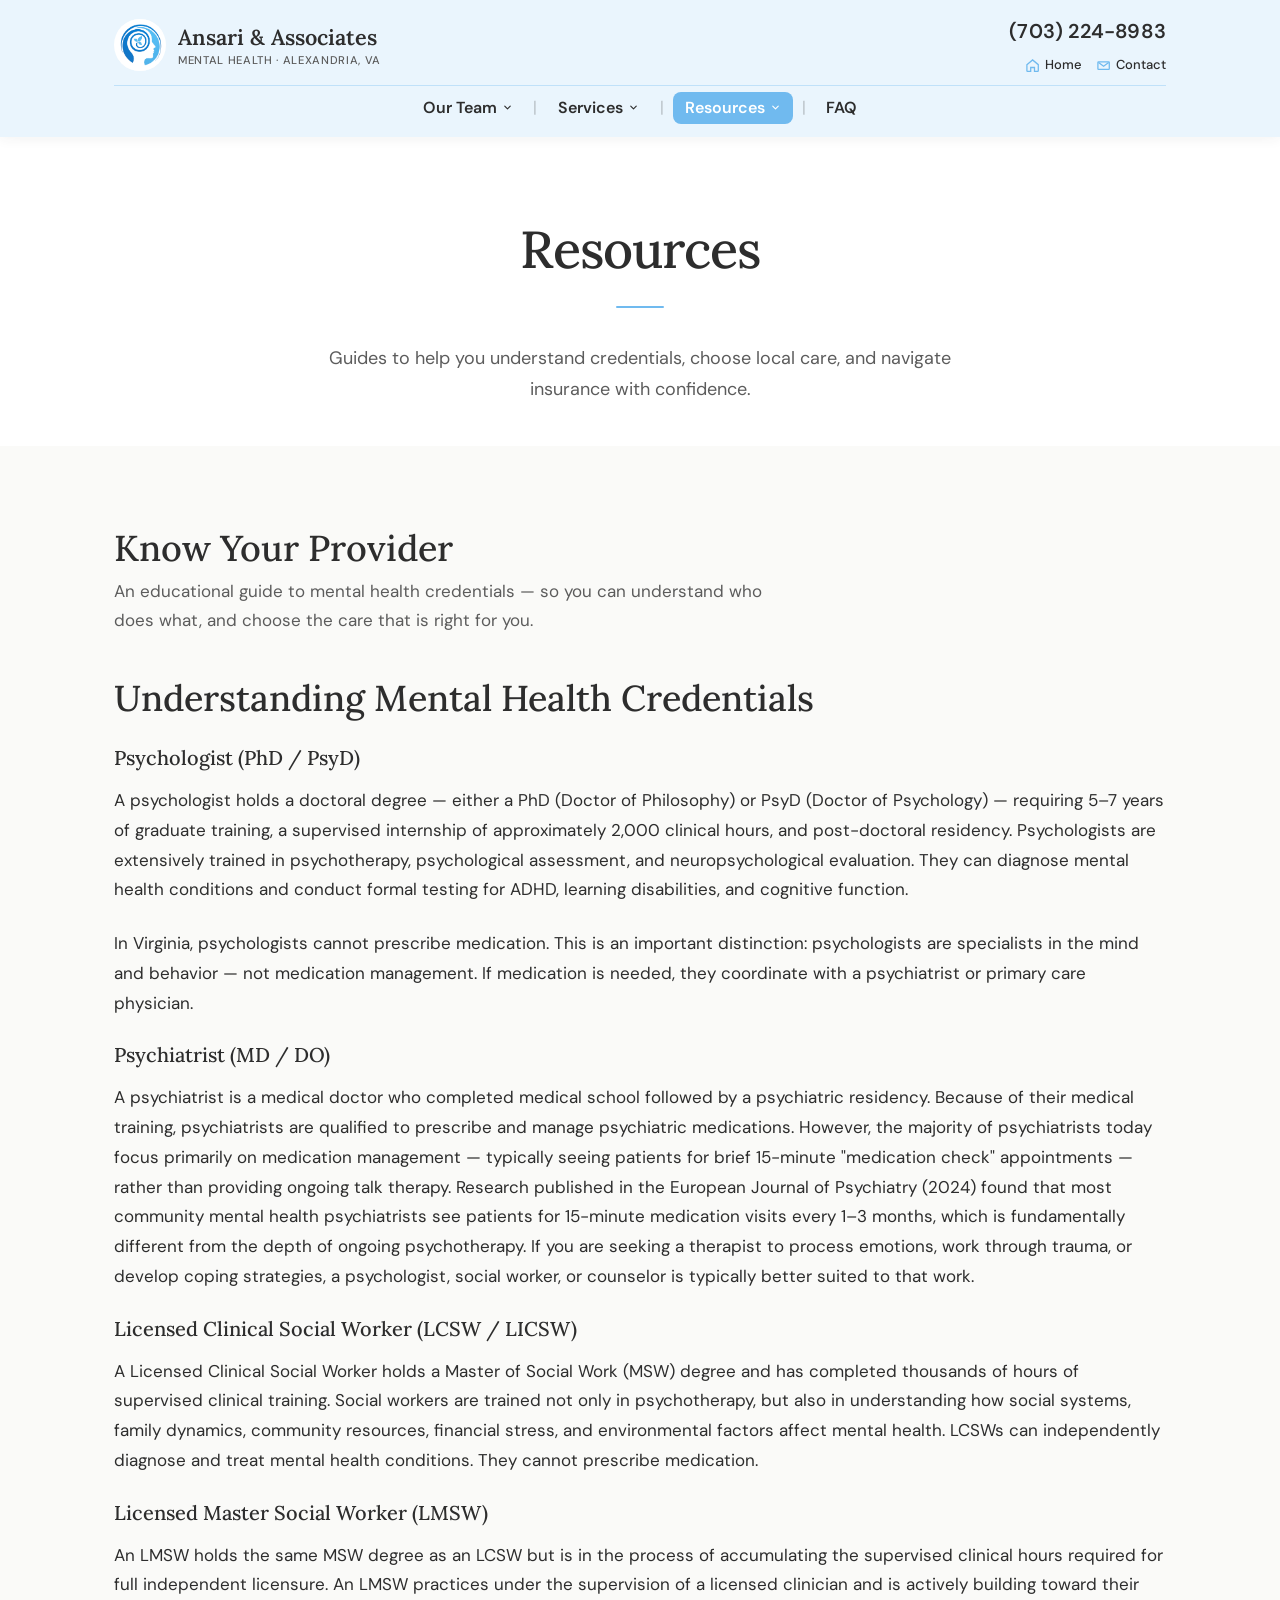
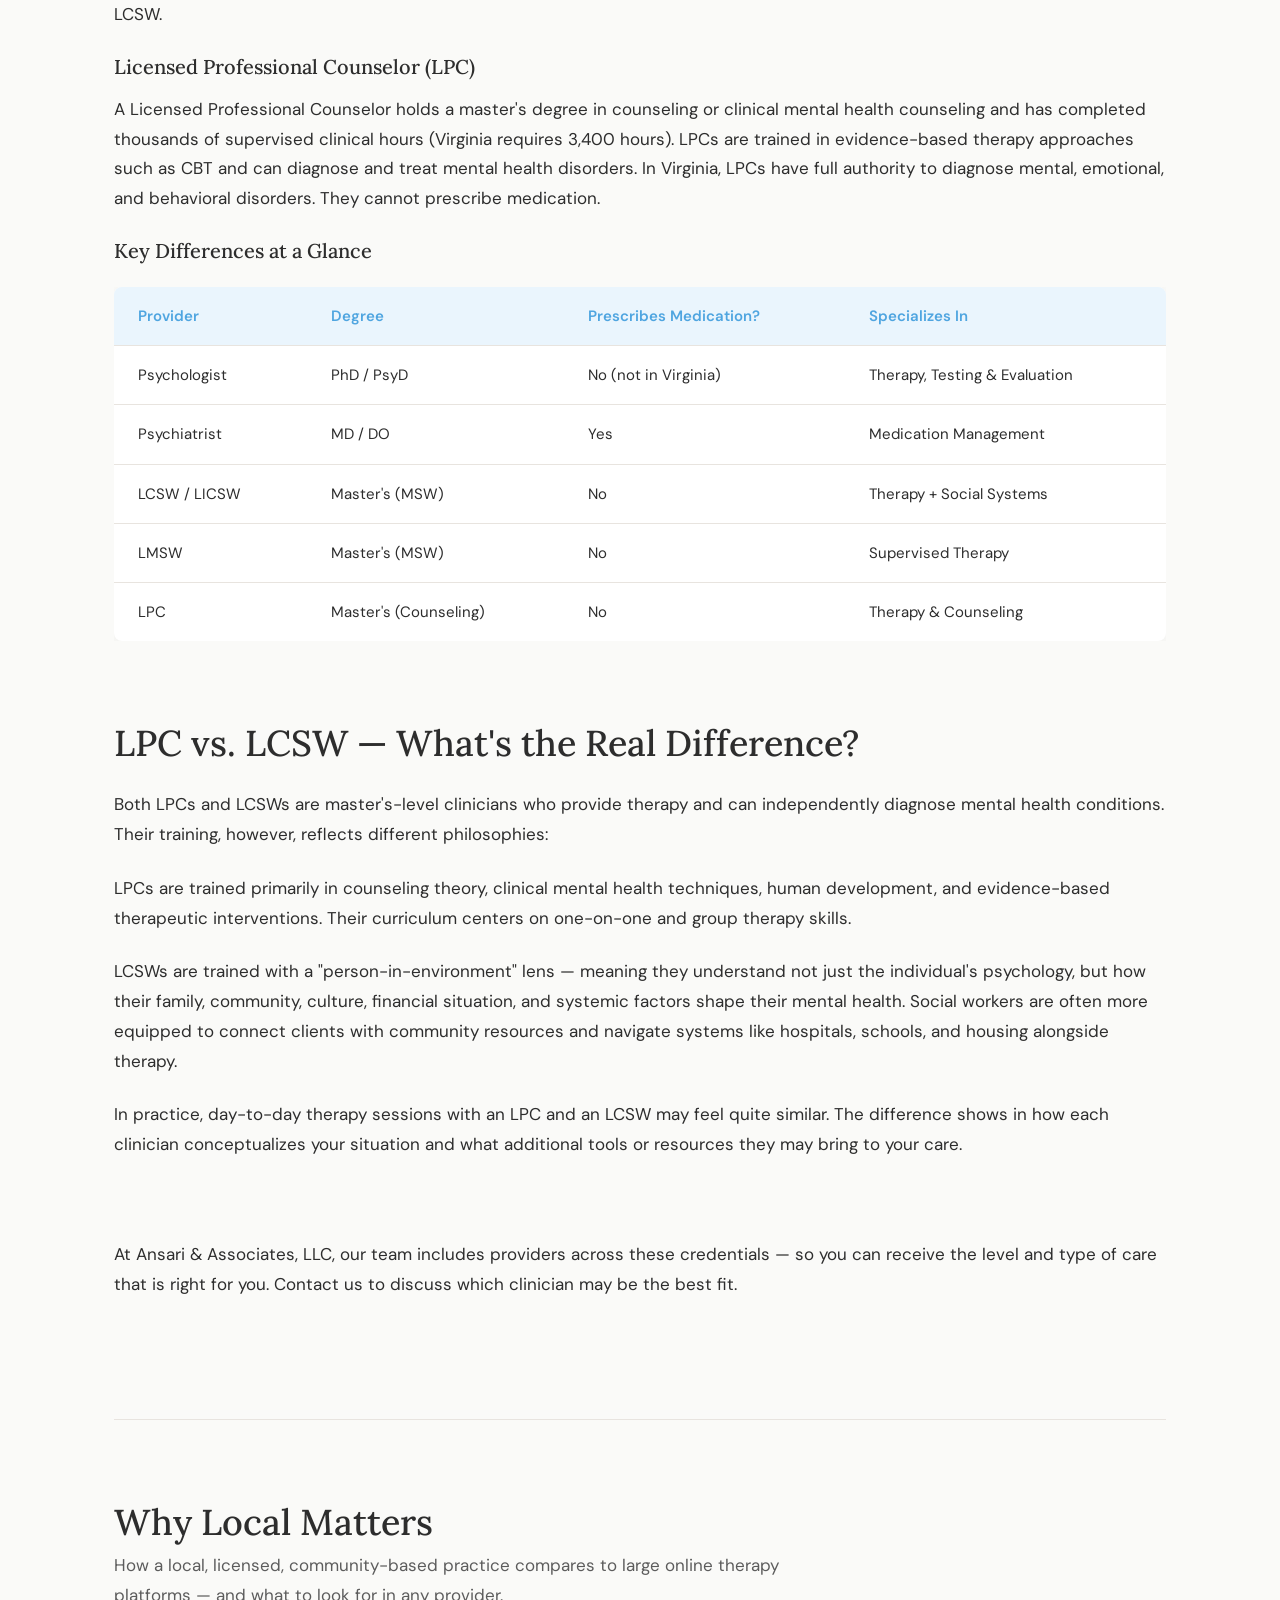
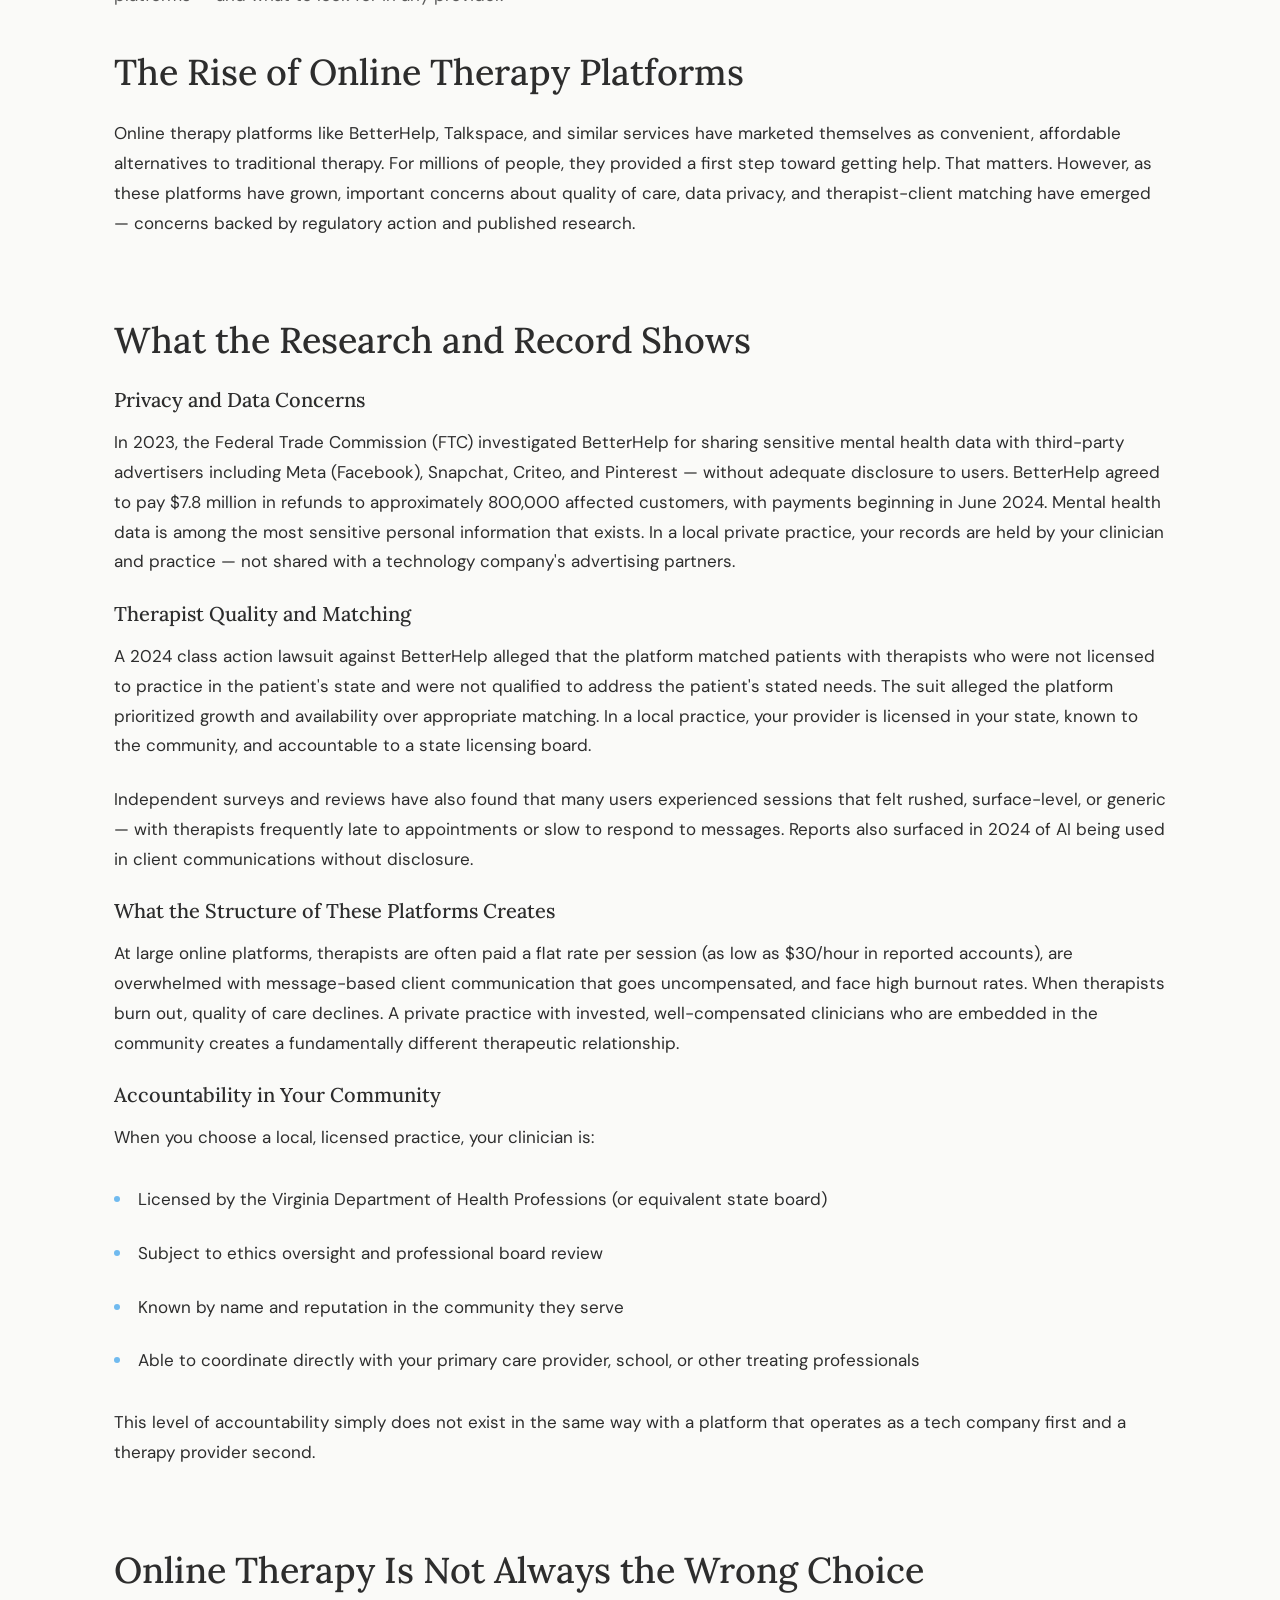
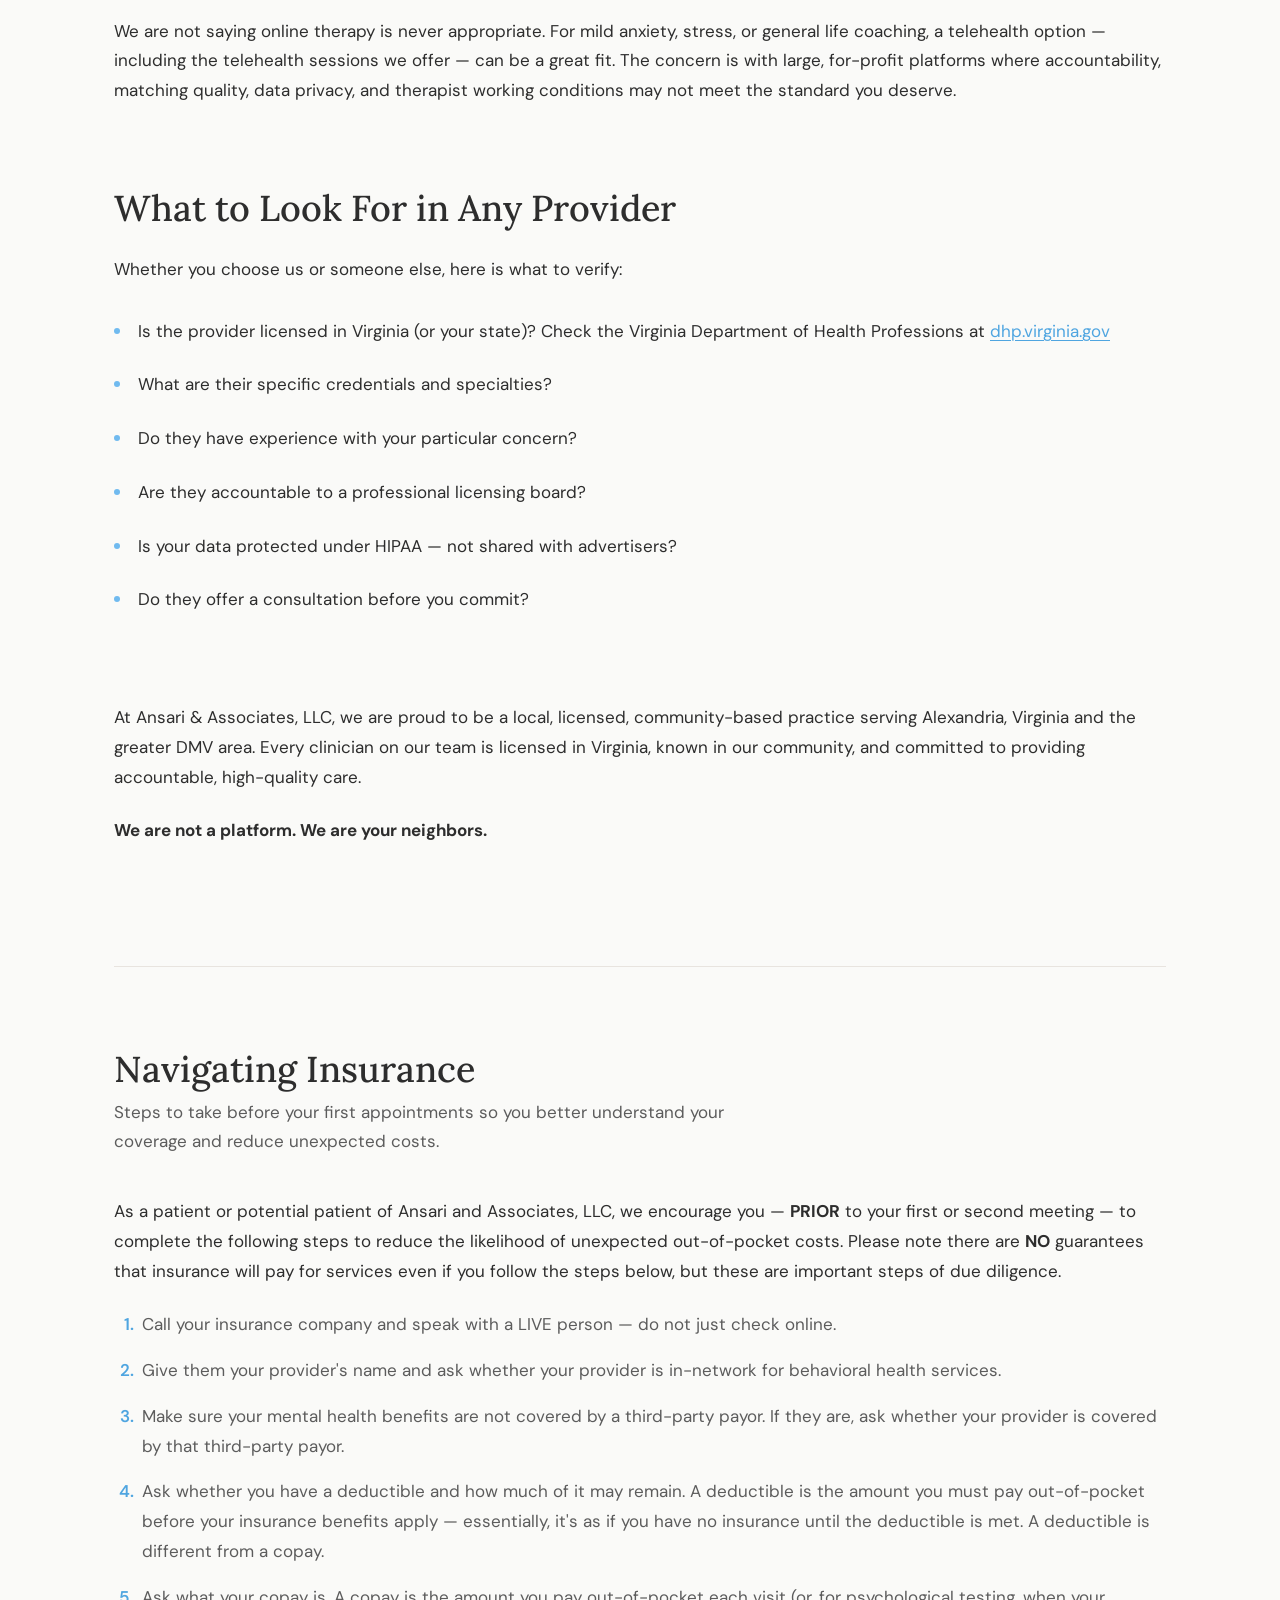
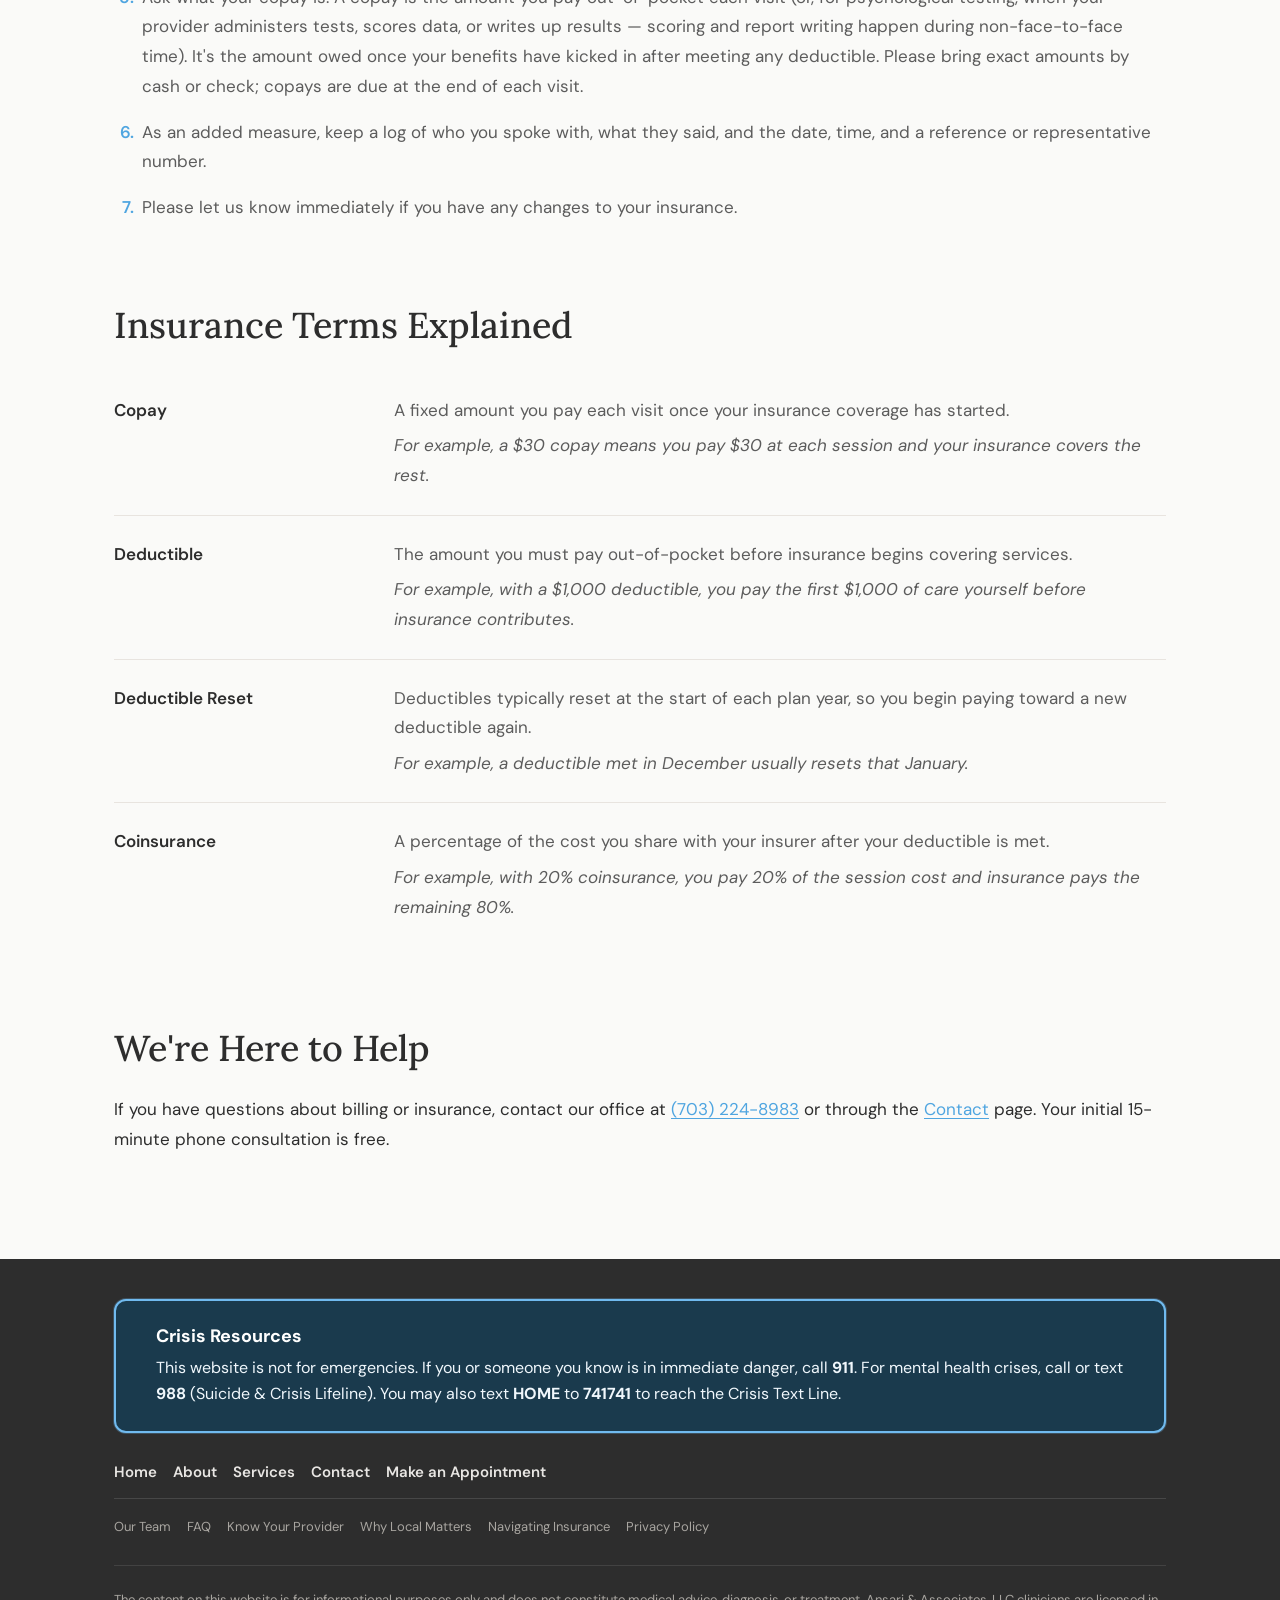
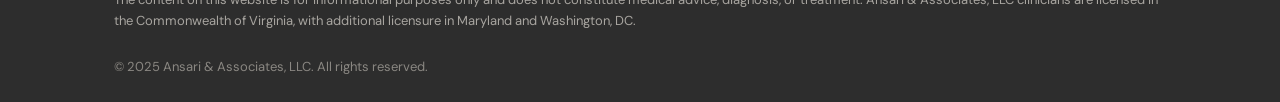
<file: resources.html>
<!DOCTYPE html>
<html lang="en">
<head>
  <meta charset="UTF-8">
  <meta name="viewport" content="width=device-width, initial-scale=1.0">
  <meta name="description" content="Educational resources from Ansari & Associates — credentials, why local care matters, and how to navigate insurance.">
  <title>Resources | Ansari &amp; Associates</title>
  <link rel="preconnect" href="https://fonts.googleapis.com">
  <link rel="preconnect" href="https://fonts.gstatic.com" crossorigin>
  <link href="https://fonts.googleapis.com/css2?family=DM+Sans:ital,opsz,wght@0,9..40,400;0,9..40,500;0,9..40,600;1,9..40,400&family=Lora:ital,wght@0,400;0,500;0,600;1,400&display=swap" rel="stylesheet">
  <link rel="stylesheet" href="css/styles.css">
</head>
<body>
  <a href="#main-content" class="skip-link">Skip to main content</a>

    <header class="site-header">
    <div class="header-bar">
      <div class="container">
        <div class="header-bar__top">
          <a href="index.html" class="logo" aria-label="Ansari &amp; Associates — Home">
            <img src="images/logo.png" alt="" class="logo__img" aria-hidden="true">
            <span class="logo__text">Ansari &amp; Associates<span>Mental Health · Alexandria, VA</span></span>
          </a>
          <div class="header-bar__right">
            <a class="header-phone" href="tel:+17032248983">(703) 224-8983</a>
            <div class="header-quick-links">
              <a href="index.html"><svg viewBox="0 0 24 24" fill="none" stroke="currentColor" stroke-width="2" aria-hidden="true"><path d="M3 10.5L12 3l9 7.5V20a1 1 0 01-1 1h-5v-6H9v6H4a1 1 0 01-1-1v-9.5z"/></svg> Home</a>
              <a href="contact.html"><svg viewBox="0 0 24 24" fill="none" stroke="currentColor" stroke-width="2" aria-hidden="true"><path d="M4 6h16a1 1 0 011 1v10a1 1 0 01-1 1H4a1 1 0 01-1-1V7a1 1 0 011-1z"/><path d="M4 7l8 6 8-6"/></svg> Contact</a>
            </div>
            <button class="nav-toggle" type="button" aria-expanded="false" aria-controls="main-nav">Menu</button>
          </div>
        </div>
        <nav class="main-nav" id="main-nav" aria-label="Main navigation">
          <ul>
            <li class="nav-mobile-only"><a href="index.html">Home</a></li>
            <li class="nav-dropdown nav-dropdown--team">
              <a href="team.html" class="nav-dropdown__toggle" aria-expanded="false" aria-haspopup="true">Our Team</a>
              <ul class="nav-dropdown__menu">
                <li><a href="about.html">Dr. Gazala Ansari</a></li>
                <li><a href="team-emily.html">Mrs. Emily Apyan</a></li>
                <li><a href="team-shelby.html">Mrs. Shelby Grant-Workman</a></li>
                <li><a href="team-stancell.html">Dr. Waltrina Stancell</a></li>
              </ul>
            </li>
            <li class="nav-dropdown">
              <a href="services.html" class="nav-dropdown__toggle" aria-expanded="false" aria-haspopup="true">Services</a>
              <ul class="nav-dropdown__menu">
                <li><a href="services.html#therapy">Therapy &amp; Clinical Services</a></li>
                <li><a href="services.html#issues">Issues We Work With</a></li>
                <li><a href="services.html#availability">Availability</a></li>
              </ul>
            </li>
            <!-- FLAG: Fees page does not exist (removed earlier); skipped per instructions -->
            <li class="nav-dropdown nav-dropdown--resources">
              <a href="resources.html" class="nav-dropdown__toggle" aria-haspopup="true" aria-current="page">Resources</a>
              <ul class="nav-dropdown__menu">
                <li><a href="resources.html#know-your-provider">Know Your Provider</a></li>
                <li><a href="resources.html#why-local-matters">Why Local Matters</a></li>
                <li><a href="resources.html#navigating-insurance">Navigating Insurance</a></li>
              </ul>
            </li>
            <li><a href="faq.html">FAQ</a></li>
            <li class="nav-mobile-only"><a href="contact.html">Contact</a></li>
          </ul>
        </nav>
      </div>
    </div>
  </header>

  <main id="main-content">
    <header class="page-header">
      <div class="container">
        <h1>Resources</h1>
        <p>Guides to help you understand credentials, choose local care, and navigate insurance with confidence.</p>
      </div>
    </header>

    <section class="section">
      <div class="container">
        <div class="resource-section" id="know-your-provider">
          <header class="resource-section__header">
            <h2>Know Your Provider</h2>
            <p>An educational guide to mental health credentials — so you can understand who does what, and choose the care that is right for you.</p>
          </header>
<div class="content-block">
          <h2>Understanding Mental Health Credentials</h2>

          <h3>Psychologist (PhD / PsyD)</h3>
          <p>A psychologist holds a doctoral degree — either a PhD (Doctor of Philosophy) or PsyD (Doctor of Psychology) — requiring 5–7 years of graduate training, a supervised internship of approximately 2,000 clinical hours, and post-doctoral residency. Psychologists are extensively trained in psychotherapy, psychological assessment, and neuropsychological evaluation. They can diagnose mental health conditions and conduct formal testing for ADHD, learning disabilities, and cognitive function.</p>
          <p>In Virginia, psychologists cannot prescribe medication. This is an important distinction: psychologists are specialists in the mind and behavior — not medication management. If medication is needed, they coordinate with a psychiatrist or primary care physician.</p>

          <h3>Psychiatrist (MD / DO)</h3>
          <p>A psychiatrist is a medical doctor who completed medical school followed by a psychiatric residency. Because of their medical training, psychiatrists are qualified to prescribe and manage psychiatric medications. However, the majority of psychiatrists today focus primarily on medication management — typically seeing patients for brief 15-minute "medication check" appointments — rather than providing ongoing talk therapy. Research published in the European Journal of Psychiatry (2024) found that most community mental health psychiatrists see patients for 15-minute medication visits every 1–3 months, which is fundamentally different from the depth of ongoing psychotherapy. If you are seeking a therapist to process emotions, work through trauma, or develop coping strategies, a psychologist, social worker, or counselor is typically better suited to that work.</p>

          <h3>Licensed Clinical Social Worker (LCSW / LICSW)</h3>
          <p>A Licensed Clinical Social Worker holds a Master of Social Work (MSW) degree and has completed thousands of hours of supervised clinical training. Social workers are trained not only in psychotherapy, but also in understanding how social systems, family dynamics, community resources, financial stress, and environmental factors affect mental health. LCSWs can independently diagnose and treat mental health conditions. They cannot prescribe medication.</p>

          <h3>Licensed Master Social Worker (LMSW)</h3>
          <p>An LMSW holds the same MSW degree as an LCSW but is in the process of accumulating the supervised clinical hours required for full independent licensure. An LMSW practices under the supervision of a licensed clinician and is actively building toward their LCSW.</p>

          <h3>Licensed Professional Counselor (LPC)</h3>
          <p>A Licensed Professional Counselor holds a master's degree in counseling or clinical mental health counseling and has completed thousands of supervised clinical hours (Virginia requires 3,400 hours). LPCs are trained in evidence-based therapy approaches such as CBT and can diagnose and treat mental health disorders. In Virginia, LPCs have full authority to diagnose mental, emotional, and behavioral disorders. They cannot prescribe medication.</p>

          <h3>Key Differences at a Glance</h3>
          <div class="data-table-wrap">
            <table class="data-table">
              <thead>
                <tr>
                  <th scope="col">Provider</th>
                  <th scope="col">Degree</th>
                  <th scope="col">Prescribes Medication?</th>
                  <th scope="col">Specializes In</th>
                </tr>
              </thead>
              <tbody>
                <tr>
                  <td>Psychologist</td>
                  <td>PhD / PsyD</td>
                  <td>No (not in Virginia)</td>
                  <td>Therapy, Testing &amp; Evaluation</td>
                </tr>
                <tr>
                  <td>Psychiatrist</td>
                  <td>MD / DO</td>
                  <td>Yes</td>
                  <td>Medication Management</td>
                </tr>
                <tr>
                  <td>LCSW / LICSW</td>
                  <td>Master's (MSW)</td>
                  <td>No</td>
                  <td>Therapy + Social Systems</td>
                </tr>
                <tr>
                  <td>LMSW</td>
                  <td>Master's (MSW)</td>
                  <td>No</td>
                  <td>Supervised Therapy</td>
                </tr>
                <tr>
                  <td>LPC</td>
                  <td>Master's (Counseling)</td>
                  <td>No</td>
                  <td>Therapy &amp; Counseling</td>
                </tr>
              </tbody>
            </table>
          </div>
        </div>

        <div class="content-block">
          <h2>LPC vs. LCSW — What's the Real Difference?</h2>
          <p>Both LPCs and LCSWs are master's-level clinicians who provide therapy and can independently diagnose mental health conditions. Their training, however, reflects different philosophies:</p>
          <p>LPCs are trained primarily in counseling theory, clinical mental health techniques, human development, and evidence-based therapeutic interventions. Their curriculum centers on one-on-one and group therapy skills.</p>
          <p>LCSWs are trained with a "person-in-environment" lens — meaning they understand not just the individual's psychology, but how their family, community, culture, financial situation, and systemic factors shape their mental health. Social workers are often more equipped to connect clients with community resources and navigate systems like hospitals, schools, and housing alongside therapy.</p>
          <p>In practice, day-to-day therapy sessions with an LPC and an LCSW may feel quite similar. The difference shows in how each clinician conceptualizes your situation and what additional tools or resources they may bring to your care.</p>
        </div>

        <div class="content-block">
          <p>At Ansari &amp; Associates, LLC, our team includes providers across these credentials — so you can receive the level and type of care that is right for you. Contact us to discuss which clinician may be the best fit.</p>
        </div>
        </div>

        <div class="resource-section" id="why-local-matters">
          <header class="resource-section__header">
            <h2>Why Local Matters</h2>
            <p>How a local, licensed, community-based practice compares to large online therapy platforms — and what to look for in any provider.</p>
          </header>
<div class="content-block">
          <h2>The Rise of Online Therapy Platforms</h2>
          <p>Online therapy platforms like BetterHelp, Talkspace, and similar services have marketed themselves as convenient, affordable alternatives to traditional therapy. For millions of people, they provided a first step toward getting help. That matters. However, as these platforms have grown, important concerns about quality of care, data privacy, and therapist-client matching have emerged — concerns backed by regulatory action and published research.</p>
        </div>

        <div class="content-block">
          <h2>What the Research and Record Shows</h2>

          <h3>Privacy and Data Concerns</h3>
          <p>In 2023, the Federal Trade Commission (FTC) investigated BetterHelp for sharing sensitive mental health data with third-party advertisers including Meta (Facebook), Snapchat, Criteo, and Pinterest — without adequate disclosure to users. BetterHelp agreed to pay $7.8 million in refunds to approximately 800,000 affected customers, with payments beginning in June 2024. Mental health data is among the most sensitive personal information that exists. In a local private practice, your records are held by your clinician and practice — not shared with a technology company's advertising partners.</p>

          <h3>Therapist Quality and Matching</h3>
          <p>A 2024 class action lawsuit against BetterHelp alleged that the platform matched patients with therapists who were not licensed to practice in the patient's state and were not qualified to address the patient's stated needs. The suit alleged the platform prioritized growth and availability over appropriate matching. In a local practice, your provider is licensed in your state, known to the community, and accountable to a state licensing board.</p>
          <p>Independent surveys and reviews have also found that many users experienced sessions that felt rushed, surface-level, or generic — with therapists frequently late to appointments or slow to respond to messages. Reports also surfaced in 2024 of AI being used in client communications without disclosure.</p>

          <h3>What the Structure of These Platforms Creates</h3>
          <p>At large online platforms, therapists are often paid a flat rate per session (as low as $30/hour in reported accounts), are overwhelmed with message-based client communication that goes uncompensated, and face high burnout rates. When therapists burn out, quality of care declines. A private practice with invested, well-compensated clinicians who are embedded in the community creates a fundamentally different therapeutic relationship.</p>

          <h3>Accountability in Your Community</h3>
          <p>When you choose a local, licensed practice, your clinician is:</p>
          <ul class="approach-list">
            <li>Licensed by the Virginia Department of Health Professions (or equivalent state board)</li>
            <li>Subject to ethics oversight and professional board review</li>
            <li>Known by name and reputation in the community they serve</li>
            <li>Able to coordinate directly with your primary care provider, school, or other treating professionals</li>
          </ul>
          <p>This level of accountability simply does not exist in the same way with a platform that operates as a tech company first and a therapy provider second.</p>
        </div>

        <div class="content-block">
          <h2>Online Therapy Is Not Always the Wrong Choice</h2>
          <p>We are not saying online therapy is never appropriate. For mild anxiety, stress, or general life coaching, a telehealth option — including the telehealth sessions we offer — can be a great fit. The concern is with large, for-profit platforms where accountability, matching quality, data privacy, and therapist working conditions may not meet the standard you deserve.</p>
        </div>

        <div class="content-block">
          <h2>What to Look For in Any Provider</h2>
          <p>Whether you choose us or someone else, here is what to verify:</p>
          <ul class="approach-list">
            <li>Is the provider licensed in Virginia (or your state)? Check the Virginia Department of Health Professions at <a href="https://www.dhp.virginia.gov" target="_blank" rel="noopener noreferrer">dhp.virginia.gov</a></li>
            <li>What are their specific credentials and specialties?</li>
            <li>Do they have experience with your particular concern?</li>
            <li>Are they accountable to a professional licensing board?</li>
            <li>Is your data protected under HIPAA — not shared with advertisers?</li>
            <li>Do they offer a consultation before you commit?</li>
          </ul>
        </div>

        <div class="content-block">
          <p>At Ansari &amp; Associates, LLC, we are proud to be a local, licensed, community-based practice serving Alexandria, Virginia and the greater DMV area. Every clinician on our team is licensed in Virginia, known in our community, and committed to providing accountable, high-quality care.</p>
          <p><strong>We are not a platform. We are your neighbors.</strong></p>
        </div>
        </div>

        <div class="resource-section" id="navigating-insurance">
          <header class="resource-section__header">
            <h2>Navigating Insurance</h2>
            <p>Steps to take before your first appointments so you better understand your coverage and reduce unexpected costs.</p>
          </header>
<div class="content-block">
          <p>As a patient or potential patient of Ansari and Associates, LLC, we encourage you — <strong>PRIOR</strong> to your first or second meeting — to complete the following steps to reduce the likelihood of unexpected out-of-pocket costs. Please note there are <strong>NO</strong> guarantees that insurance will pay for services even if you follow the steps below, but these are important steps of due diligence.</p>
          <ol class="insurance-steps">
            <li>Call your insurance company and speak with a LIVE person — do not just check online.</li>
            <li>Give them your provider's name and ask whether your provider is in-network for behavioral health services.</li>
            <li>Make sure your mental health benefits are not covered by a third-party payor. If they are, ask whether your provider is covered by that third-party payor.</li>
            <li>Ask whether you have a deductible and how much of it may remain. A deductible is the amount you must pay out-of-pocket before your insurance benefits apply — essentially, it's as if you have no insurance until the deductible is met. A deductible is different from a copay.</li>
            <li>Ask what your copay is. A copay is the amount you pay out-of-pocket each visit (or, for psychological testing, when your provider administers tests, scores data, or writes up results — scoring and report writing happen during non-face-to-face time). It's the amount owed once your benefits have kicked in after meeting any deductible. Please bring exact amounts by cash or check; copays are due at the end of each visit.</li>
            <li>As an added measure, keep a log of who you spoke with, what they said, and the date, time, and a reference or representative number.</li>
            <li>Please let us know immediately if you have any changes to your insurance.</li>
          </ol>
        </div>

        <div class="content-block">
          <h2>Insurance Terms Explained</h2>
          <dl class="term-grid">
            <div class="term-grid__row">
              <dt>Copay</dt>
              <dd>
                <p>A fixed amount you pay each visit once your insurance coverage has started.</p>
                <p class="term-example">For example, a $30 copay means you pay $30 at each session and your insurance covers the rest.</p>
              </dd>
            </div>
            <div class="term-grid__row">
              <dt>Deductible</dt>
              <dd>
                <p>The amount you must pay out-of-pocket before insurance begins covering services.</p>
                <p class="term-example">For example, with a $1,000 deductible, you pay the first $1,000 of care yourself before insurance contributes.</p>
              </dd>
            </div>
            <div class="term-grid__row">
              <dt>Deductible Reset</dt>
              <dd>
                <p>Deductibles typically reset at the start of each plan year, so you begin paying toward a new deductible again.</p>
                <p class="term-example">For example, a deductible met in December usually resets that January.</p>
              </dd>
            </div>
            <div class="term-grid__row">
              <dt>Coinsurance</dt>
              <dd>
                <p>A percentage of the cost you share with your insurer after your deductible is met.</p>
                <p class="term-example">For example, with 20% coinsurance, you pay 20% of the session cost and insurance pays the remaining 80%.</p>
              </dd>
            </div>
          </dl>
        </div>

        <div class="content-block">
          <h2>We're Here to Help</h2>
          <p>If you have questions about billing or insurance, contact our office at <a href="tel:+17032248983">(703) 224-8983</a> or through the <a href="contact.html">Contact</a> page. Your initial 15-minute phone consultation is free.</p>
        </div>
        </div>
      </div>
    </section>
  </main>

    <footer class="site-footer">
    <div class="container">
      <div class="crisis-box">
        <h3>Crisis Resources</h3>
        <p>This website is not for emergencies. If you or someone you know is in immediate danger, call <strong>911</strong>. For mental health crises, call or text <strong>988</strong> (Suicide &amp; Crisis Lifeline). You may also text <strong>HOME</strong> to <strong>741741</strong> to reach the Crisis Text Line.</p>
      </div>
      <div class="footer-links">
        <div class="footer-links__primary">
          <nav class="footer-nav footer-nav--primary" aria-label="Primary footer navigation">
            <ul>
              <li><a href="index.html">Home</a></li>
              <li><a href="about.html">About</a></li>
              <li><a href="services.html">Services</a></li>
              <li><a href="contact.html">Contact</a></li>
              <li><a href="contact.html">Make an Appointment</a></li>
            </ul>
          </nav>
</div>
        <div class="footer-links__divider" aria-hidden="true"></div>
        <nav class="footer-nav footer-nav--secondary" aria-label="Secondary footer navigation">
          <ul>
            <li><a href="team.html">Our Team</a></li>
            <li><a href="faq.html">FAQ</a></li>
            <li><a href="resources.html#know-your-provider">Know Your Provider</a></li>
            <li><a href="resources.html#why-local-matters">Why Local Matters</a></li>
            <li><a href="resources.html#navigating-insurance">Navigating Insurance</a></li>
            <li><a href="privacy.html">Privacy Policy</a></li>
          </ul>
        </nav>
      </div>
      <p class="legal-disclaimer">The content on this website is for informational purposes only and does not constitute medical advice, diagnosis, or treatment. Ansari &amp; Associates, LLC clinicians are licensed in the Commonwealth of Virginia, with additional licensure in Maryland and Washington, DC.</p>
      <p class="footer-copy">&copy; 2025 Ansari &amp; Associates, LLC. All rights reserved.</p>
    </div>
  </footer>

  <script src="js/main.js"></script>
</body>
</html>
</file>
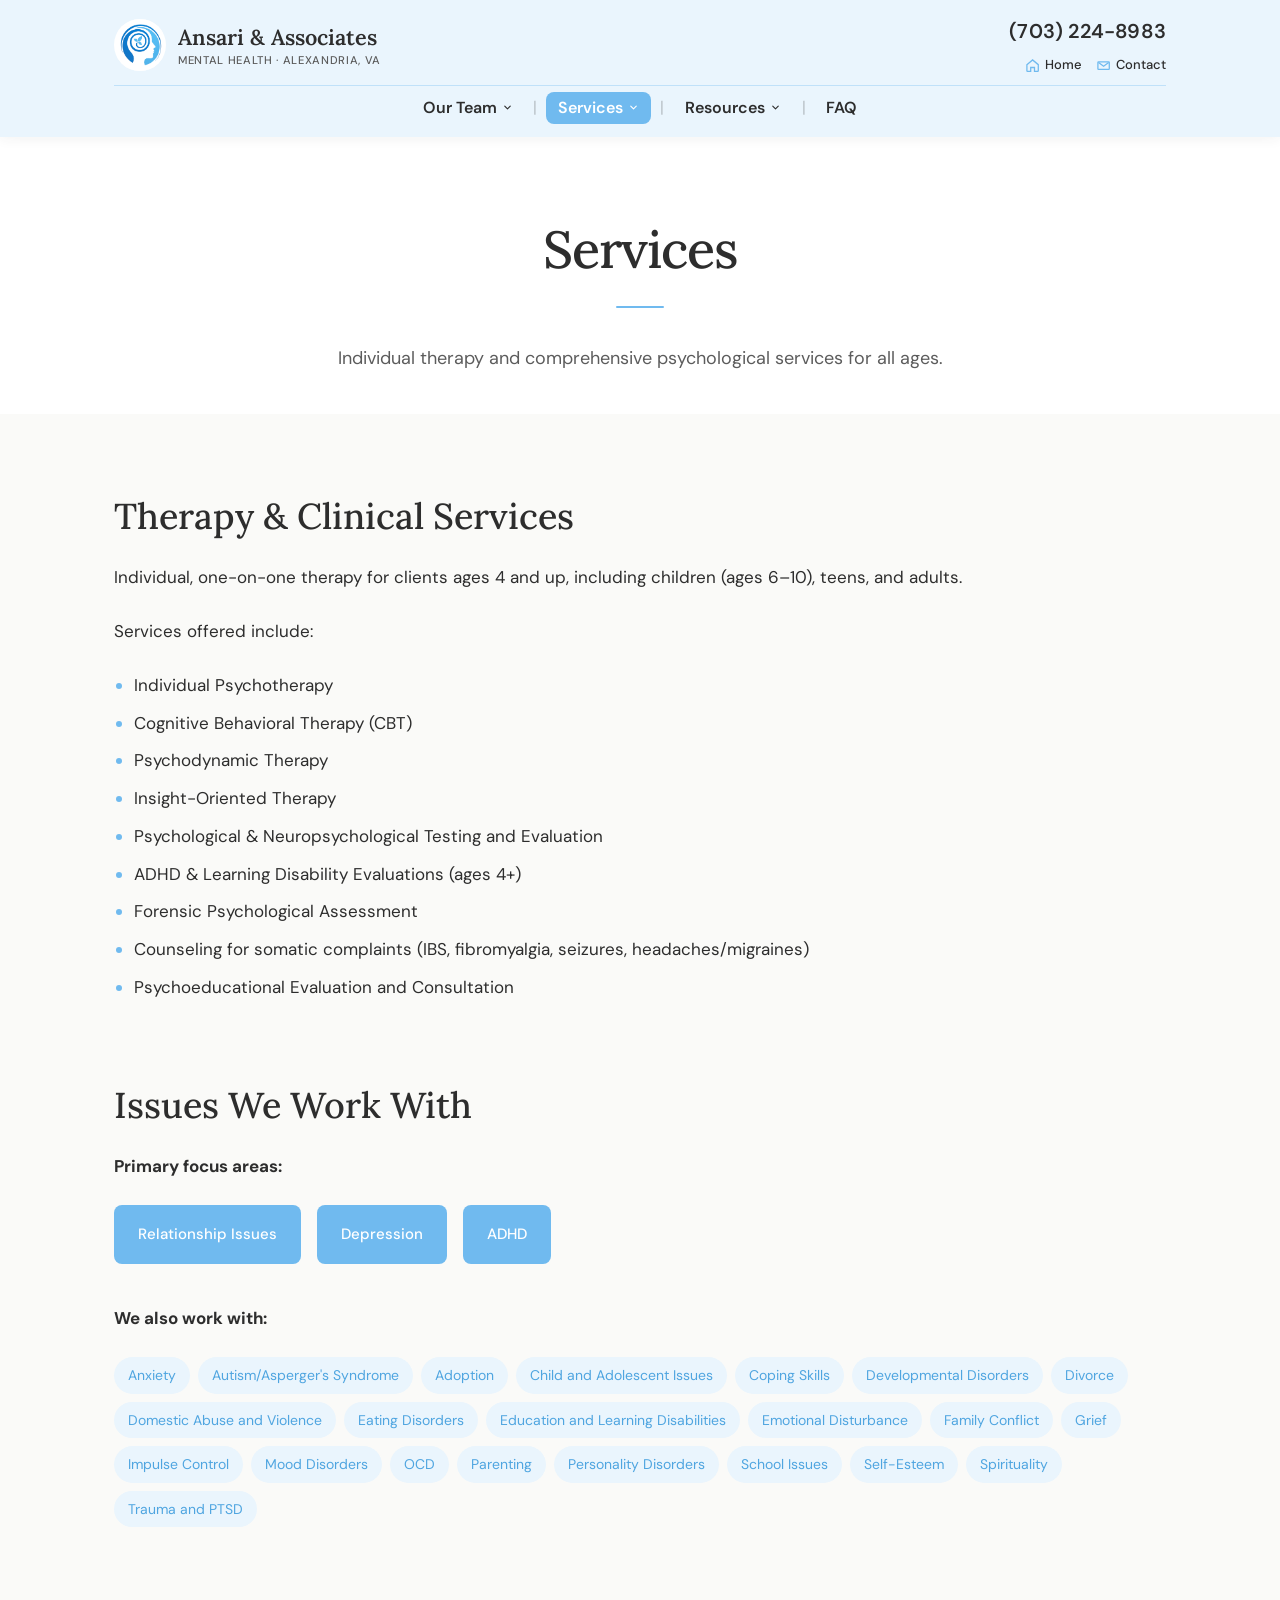
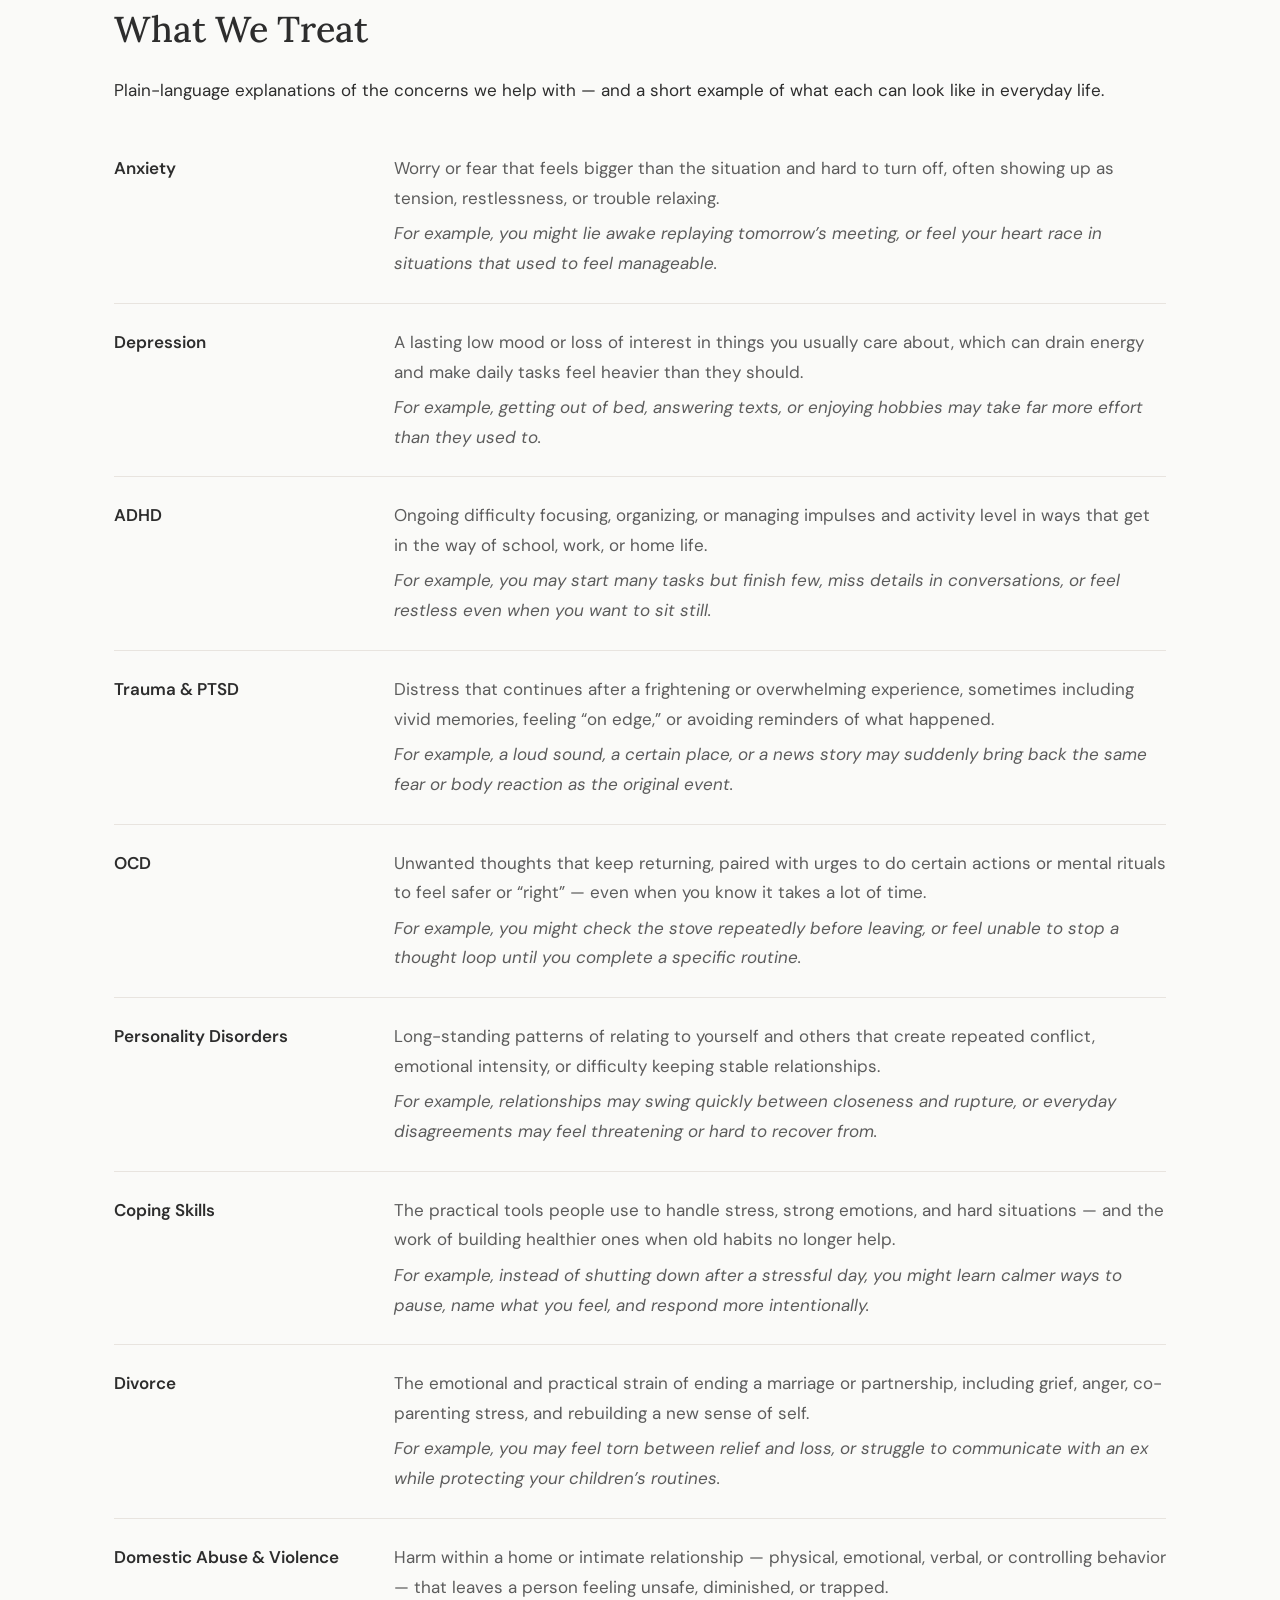
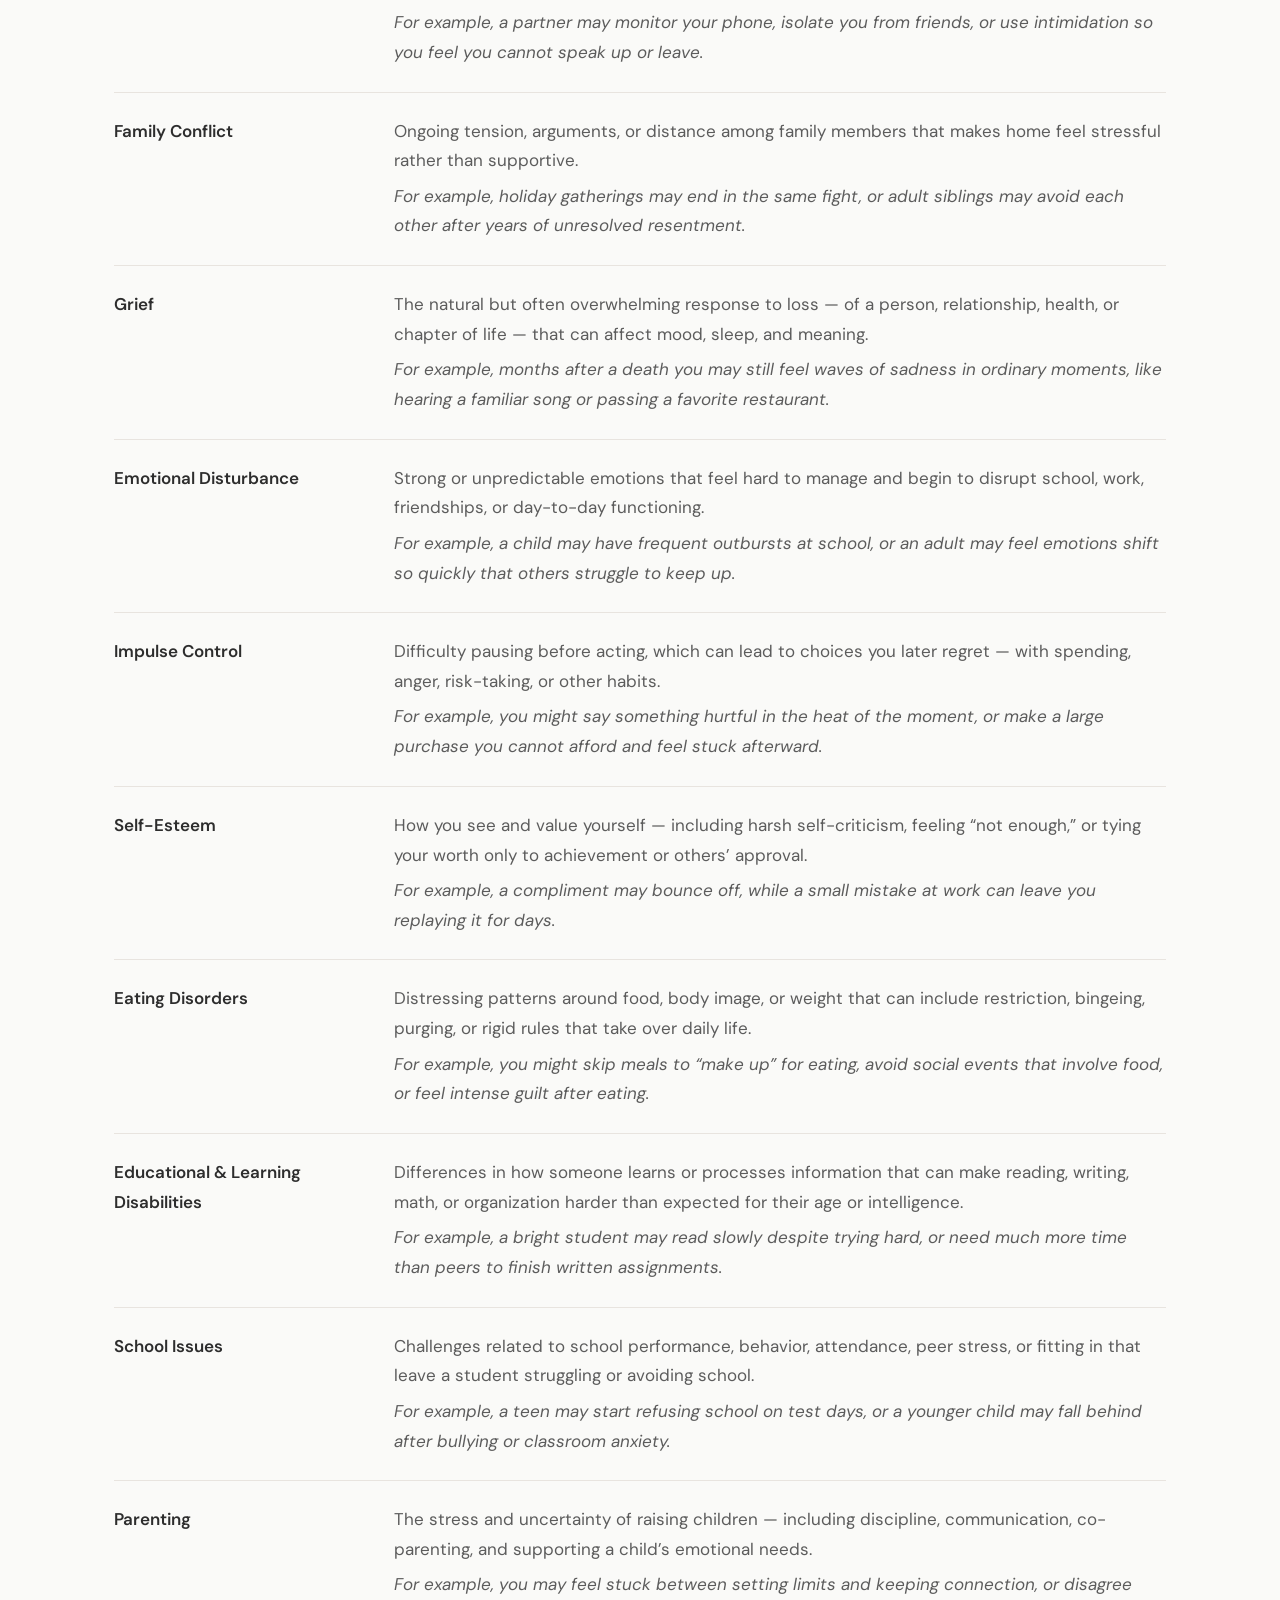
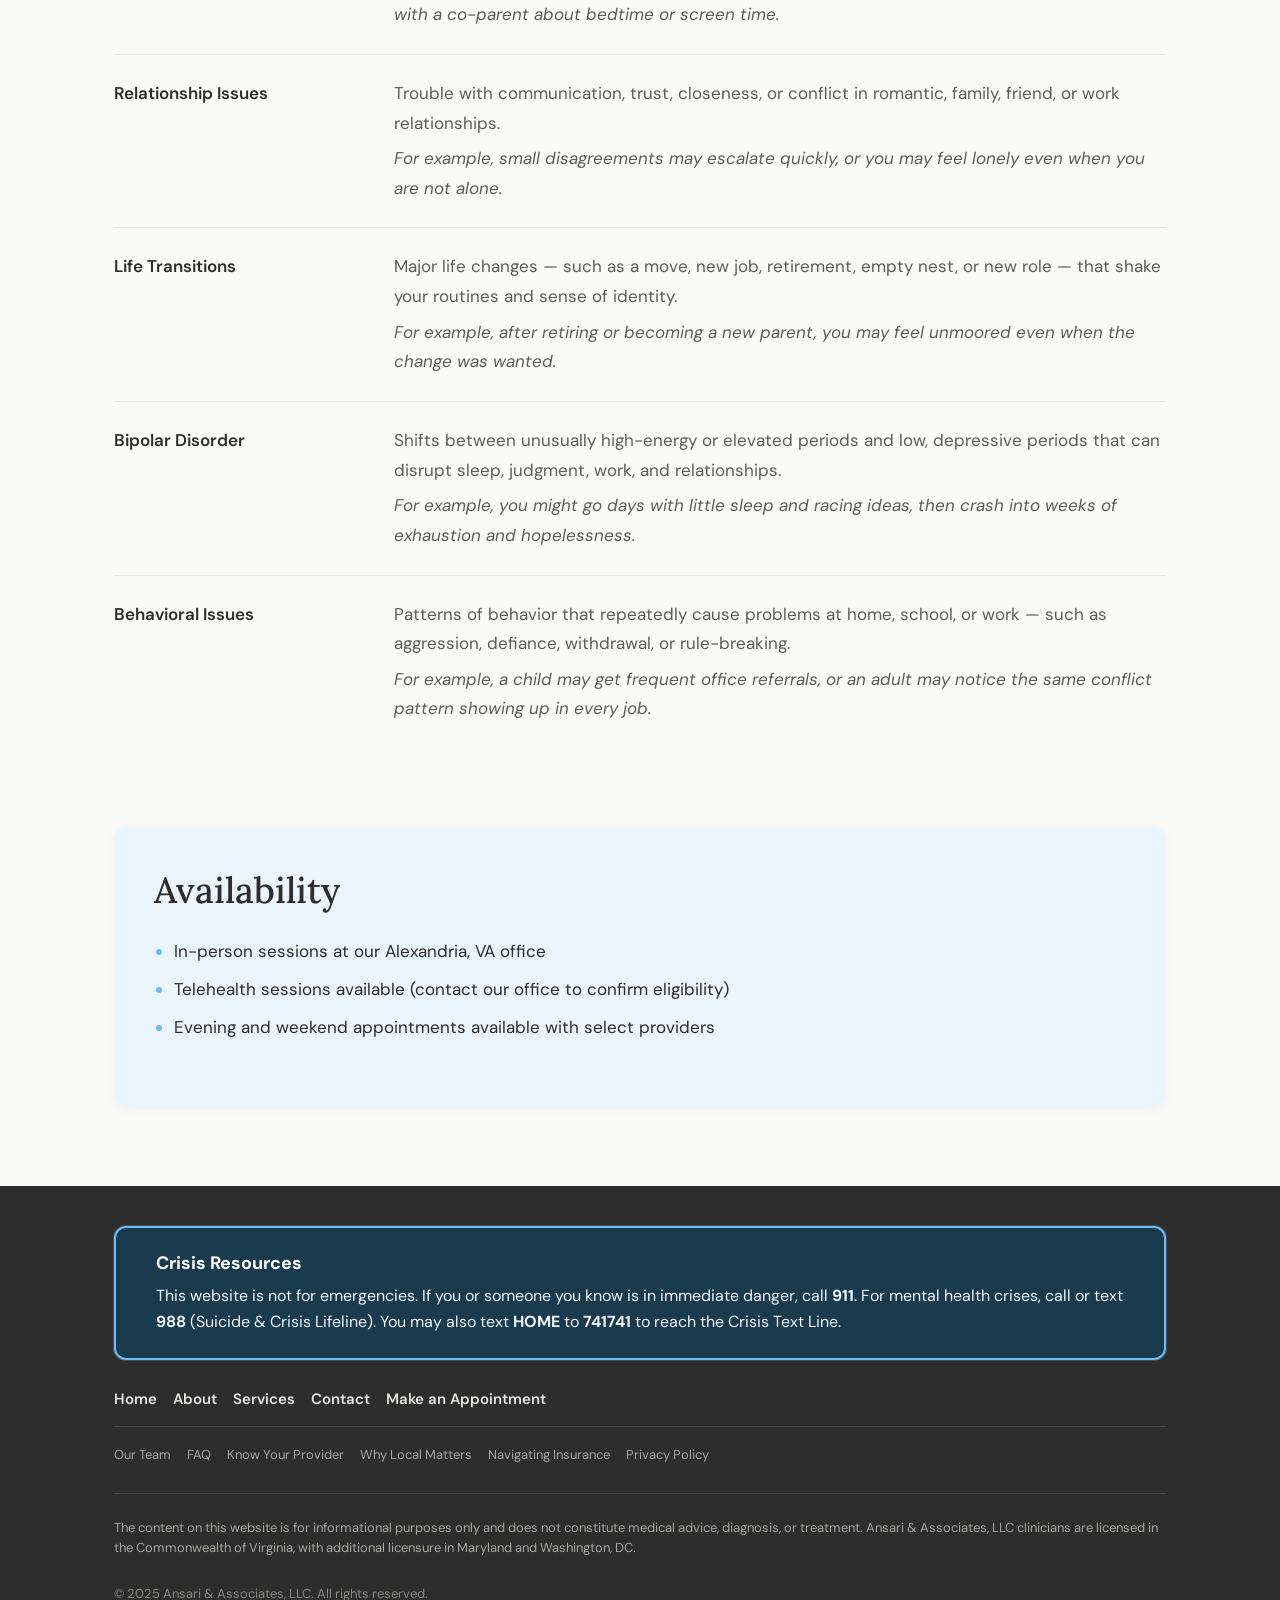
<file: services.html>
<!DOCTYPE html>
<html lang="en">
<head>
  <meta charset="UTF-8">
  <meta name="viewport" content="width=device-width, initial-scale=1.0">
  <meta name="description" content="Therapy, psychological testing, and evaluation services for children, teens, and adults in Alexandria, VA.">
  <title>Services | Dr. Gazala A. Ansari, PhD</title>
  <link rel="preconnect" href="https://fonts.googleapis.com">
  <link rel="preconnect" href="https://fonts.gstatic.com" crossorigin>
  <link href="https://fonts.googleapis.com/css2?family=DM+Sans:ital,opsz,wght@0,9..40,400;0,9..40,500;0,9..40,600;1,9..40,400&family=Lora:ital,wght@0,400;0,500;0,600;1,400&display=swap" rel="stylesheet">
  <link rel="stylesheet" href="css/styles.css">
</head>
<body>
  <a href="#main-content" class="skip-link">Skip to main content</a>

    <header class="site-header">
    <div class="header-bar">
      <div class="container">
        <div class="header-bar__top">
          <a href="index.html" class="logo" aria-label="Ansari &amp; Associates — Home">
            <img src="images/logo.png" alt="" class="logo__img" aria-hidden="true">
            <span class="logo__text">Ansari &amp; Associates<span>Mental Health · Alexandria, VA</span></span>
          </a>
          <div class="header-bar__right">
            <a class="header-phone" href="tel:+17032248983">(703) 224-8983</a>
            <div class="header-quick-links">
              <a href="index.html"><svg viewBox="0 0 24 24" fill="none" stroke="currentColor" stroke-width="2" aria-hidden="true"><path d="M3 10.5L12 3l9 7.5V20a1 1 0 01-1 1h-5v-6H9v6H4a1 1 0 01-1-1v-9.5z"/></svg> Home</a>
              <a href="contact.html"><svg viewBox="0 0 24 24" fill="none" stroke="currentColor" stroke-width="2" aria-hidden="true"><path d="M4 6h16a1 1 0 011 1v10a1 1 0 01-1 1H4a1 1 0 01-1-1V7a1 1 0 011-1z"/><path d="M4 7l8 6 8-6"/></svg> Contact</a>
            </div>
            <button class="nav-toggle" type="button" aria-expanded="false" aria-controls="main-nav">Menu</button>
          </div>
        </div>
        <nav class="main-nav" id="main-nav" aria-label="Main navigation">
          <ul>
            <li class="nav-mobile-only"><a href="index.html">Home</a></li>
            <li class="nav-dropdown nav-dropdown--team">
              <a href="team.html" class="nav-dropdown__toggle" aria-expanded="false" aria-haspopup="true">Our Team</a>
              <ul class="nav-dropdown__menu">
                <li><a href="about.html">Dr. Gazala Ansari</a></li>
                <li><a href="team-emily.html">Mrs. Emily Apyan</a></li>
                <li><a href="team-shelby.html">Mrs. Shelby Grant-Workman</a></li>
                <li><a href="team-stancell.html">Dr. Waltrina Stancell</a></li>
              </ul>
            </li>
            <li class="nav-dropdown">
              <a href="services.html" class="nav-dropdown__toggle" aria-expanded="false" aria-haspopup="true" aria-current="page">Services</a>
              <ul class="nav-dropdown__menu">
                <li><a href="services.html#therapy">Therapy &amp; Clinical Services</a></li>
                <li><a href="services.html#issues">Issues We Work With</a></li>
                <li><a href="services.html#availability">Availability</a></li>
              </ul>
            </li>
            <!-- FLAG: Fees page does not exist (removed earlier); skipped per instructions -->
            <li class="nav-dropdown nav-dropdown--resources">
              <a href="resources.html" class="nav-dropdown__toggle" aria-haspopup="true">Resources</a>
              <ul class="nav-dropdown__menu">
                <li><a href="resources.html#know-your-provider">Know Your Provider</a></li>
                <li><a href="resources.html#why-local-matters">Why Local Matters</a></li>
                <li><a href="resources.html#navigating-insurance">Navigating Insurance</a></li>
              </ul>
            </li>
            <li><a href="faq.html">FAQ</a></li>
            <li class="nav-mobile-only"><a href="contact.html">Contact</a></li>
          </ul>
        </nav>
      </div>
    </div>
  </header>

  <main id="main-content">
    <header class="page-header">
      <div class="container">
        <h1>Services</h1>
        <p>Individual therapy and comprehensive psychological services for all ages.</p>
      </div>
    </header>

    <section class="section">
      <div class="container">
        <div class="content-block" id="therapy">
          <h2>Therapy &amp; Clinical Services</h2>
          <p>Individual, one-on-one therapy for clients ages 4 and up, including children (ages 6–10), teens, and adults.</p>
          <p>Services offered include:</p>
          <ul>
            <li>Individual Psychotherapy</li>
            <li>Cognitive Behavioral Therapy (CBT)</li>
            <li>Psychodynamic Therapy</li>
            <li>Insight-Oriented Therapy</li>
            <li>Psychological &amp; Neuropsychological Testing and Evaluation</li>
            <li>ADHD &amp; Learning Disability Evaluations (ages 4+)</li>
            <li>Forensic Psychological Assessment</li>
            <li>Counseling for somatic complaints (IBS, fibromyalgia, seizures, headaches/migraines)</li>
            <li>Psychoeducational Evaluation and Consultation</li>
          </ul>
        </div>

        <div class="content-block" id="issues">
          <h2>Issues We Work With</h2>
          <p><strong>Primary focus areas:</strong></p>
          <div class="focus-areas" role="list" aria-label="Primary focus areas">
            <span class="focus-area" role="listitem">Relationship Issues</span>
            <span class="focus-area" role="listitem">Depression</span>
            <span class="focus-area" role="listitem">ADHD</span>
          </div>
          <p style="margin-top: var(--space-lg);"><strong>We also work with:</strong></p>
          <ul class="tag-list" aria-label="Additional areas of focus">
            <li>Anxiety</li>
            <li>Autism/Asperger's Syndrome</li>
            <li>Adoption</li>
            <li>Child and Adolescent Issues</li>
            <li>Coping Skills</li>
            <li>Developmental Disorders</li>
            <li>Divorce</li>
            <li>Domestic Abuse and Violence</li>
            <li>Eating Disorders</li>
            <li>Education and Learning Disabilities</li>
            <li>Emotional Disturbance</li>
            <li>Family Conflict</li>
            <li>Grief</li>
            <li>Impulse Control</li>
            <li>Mood Disorders</li>
            <li>OCD</li>
            <li>Parenting</li>
            <li>Personality Disorders</li>
            <li>School Issues</li>
            <li>Self-Esteem</li>
            <li>Spirituality</li>
            <li>Trauma and PTSD</li>
          </ul>
        </div>

        <div class="content-block" id="what-these-mean">
          <h2>What We Treat</h2>
          <p>Plain-language explanations of the concerns we help with — and a short example of what each can look like in everyday life.</p>
          <dl class="term-grid">
            <div class="term-grid__row">
              <dt>Anxiety</dt>
              <dd>
                <p>Worry or fear that feels bigger than the situation and hard to turn off, often showing up as tension, restlessness, or trouble relaxing.</p>
                <p class="term-example">For example, you might lie awake replaying tomorrow’s meeting, or feel your heart race in situations that used to feel manageable.</p>
              </dd>
            </div>
            <div class="term-grid__row">
              <dt>Depression</dt>
              <dd>
                <p>A lasting low mood or loss of interest in things you usually care about, which can drain energy and make daily tasks feel heavier than they should.</p>
                <p class="term-example">For example, getting out of bed, answering texts, or enjoying hobbies may take far more effort than they used to.</p>
              </dd>
            </div>
            <div class="term-grid__row">
              <dt>ADHD</dt>
              <dd>
                <p>Ongoing difficulty focusing, organizing, or managing impulses and activity level in ways that get in the way of school, work, or home life.</p>
                <p class="term-example">For example, you may start many tasks but finish few, miss details in conversations, or feel restless even when you want to sit still.</p>
              </dd>
            </div>
            <div class="term-grid__row">
              <dt>Trauma &amp; PTSD</dt>
              <dd>
                <p>Distress that continues after a frightening or overwhelming experience, sometimes including vivid memories, feeling “on edge,” or avoiding reminders of what happened.</p>
                <p class="term-example">For example, a loud sound, a certain place, or a news story may suddenly bring back the same fear or body reaction as the original event.</p>
              </dd>
            </div>
            <div class="term-grid__row">
              <dt>OCD</dt>
              <dd>
                <p>Unwanted thoughts that keep returning, paired with urges to do certain actions or mental rituals to feel safer or “right” — even when you know it takes a lot of time.</p>
                <p class="term-example">For example, you might check the stove repeatedly before leaving, or feel unable to stop a thought loop until you complete a specific routine.</p>
              </dd>
            </div>
            <div class="term-grid__row">
              <dt>Personality Disorders</dt>
              <dd>
                <p>Long-standing patterns of relating to yourself and others that create repeated conflict, emotional intensity, or difficulty keeping stable relationships.</p>
                <p class="term-example">For example, relationships may swing quickly between closeness and rupture, or everyday disagreements may feel threatening or hard to recover from.</p>
              </dd>
            </div>
            <div class="term-grid__row">
              <dt>Coping Skills</dt>
              <dd>
                <p>The practical tools people use to handle stress, strong emotions, and hard situations — and the work of building healthier ones when old habits no longer help.</p>
                <p class="term-example">For example, instead of shutting down after a stressful day, you might learn calmer ways to pause, name what you feel, and respond more intentionally.</p>
              </dd>
            </div>
            <div class="term-grid__row">
              <dt>Divorce</dt>
              <dd>
                <p>The emotional and practical strain of ending a marriage or partnership, including grief, anger, co-parenting stress, and rebuilding a new sense of self.</p>
                <p class="term-example">For example, you may feel torn between relief and loss, or struggle to communicate with an ex while protecting your children’s routines.</p>
              </dd>
            </div>
            <div class="term-grid__row">
              <dt>Domestic Abuse &amp; Violence</dt>
              <dd>
                <p>Harm within a home or intimate relationship — physical, emotional, verbal, or controlling behavior — that leaves a person feeling unsafe, diminished, or trapped.</p>
                <p class="term-example">For example, a partner may monitor your phone, isolate you from friends, or use intimidation so you feel you cannot speak up or leave.</p>
              </dd>
            </div>
            <div class="term-grid__row">
              <dt>Family Conflict</dt>
              <dd>
                <p>Ongoing tension, arguments, or distance among family members that makes home feel stressful rather than supportive.</p>
                <p class="term-example">For example, holiday gatherings may end in the same fight, or adult siblings may avoid each other after years of unresolved resentment.</p>
              </dd>
            </div>
            <div class="term-grid__row">
              <dt>Grief</dt>
              <dd>
                <p>The natural but often overwhelming response to loss — of a person, relationship, health, or chapter of life — that can affect mood, sleep, and meaning.</p>
                <p class="term-example">For example, months after a death you may still feel waves of sadness in ordinary moments, like hearing a familiar song or passing a favorite restaurant.</p>
              </dd>
            </div>
            <div class="term-grid__row">
              <dt>Emotional Disturbance</dt>
              <dd>
                <p>Strong or unpredictable emotions that feel hard to manage and begin to disrupt school, work, friendships, or day-to-day functioning.</p>
                <p class="term-example">For example, a child may have frequent outbursts at school, or an adult may feel emotions shift so quickly that others struggle to keep up.</p>
              </dd>
            </div>
            <div class="term-grid__row">
              <dt>Impulse Control</dt>
              <dd>
                <p>Difficulty pausing before acting, which can lead to choices you later regret — with spending, anger, risk-taking, or other habits.</p>
                <p class="term-example">For example, you might say something hurtful in the heat of the moment, or make a large purchase you cannot afford and feel stuck afterward.</p>
              </dd>
            </div>
            <div class="term-grid__row">
              <dt>Self-Esteem</dt>
              <dd>
                <p>How you see and value yourself — including harsh self-criticism, feeling “not enough,” or tying your worth only to achievement or others’ approval.</p>
                <p class="term-example">For example, a compliment may bounce off, while a small mistake at work can leave you replaying it for days.</p>
              </dd>
            </div>
            <div class="term-grid__row">
              <dt>Eating Disorders</dt>
              <dd>
                <p>Distressing patterns around food, body image, or weight that can include restriction, bingeing, purging, or rigid rules that take over daily life.</p>
                <p class="term-example">For example, you might skip meals to “make up” for eating, avoid social events that involve food, or feel intense guilt after eating.</p>
              </dd>
            </div>
            <div class="term-grid__row">
              <dt>Educational &amp; Learning Disabilities</dt>
              <dd>
                <p>Differences in how someone learns or processes information that can make reading, writing, math, or organization harder than expected for their age or intelligence.</p>
                <p class="term-example">For example, a bright student may read slowly despite trying hard, or need much more time than peers to finish written assignments.</p>
              </dd>
            </div>
            <div class="term-grid__row">
              <dt>School Issues</dt>
              <dd>
                <p>Challenges related to school performance, behavior, attendance, peer stress, or fitting in that leave a student struggling or avoiding school.</p>
                <p class="term-example">For example, a teen may start refusing school on test days, or a younger child may fall behind after bullying or classroom anxiety.</p>
              </dd>
            </div>
            <div class="term-grid__row">
              <dt>Parenting</dt>
              <dd>
                <p>The stress and uncertainty of raising children — including discipline, communication, co-parenting, and supporting a child’s emotional needs.</p>
                <p class="term-example">For example, you may feel stuck between setting limits and keeping connection, or disagree with a co-parent about bedtime or screen time.</p>
              </dd>
            </div>
            <div class="term-grid__row">
              <dt>Relationship Issues</dt>
              <dd>
                <p>Trouble with communication, trust, closeness, or conflict in romantic, family, friend, or work relationships.</p>
                <p class="term-example">For example, small disagreements may escalate quickly, or you may feel lonely even when you are not alone.</p>
              </dd>
            </div>
            <div class="term-grid__row">
              <dt>Life Transitions</dt>
              <dd>
                <p>Major life changes — such as a move, new job, retirement, empty nest, or new role — that shake your routines and sense of identity.</p>
                <p class="term-example">For example, after retiring or becoming a new parent, you may feel unmoored even when the change was wanted.</p>
              </dd>
            </div>
            <div class="term-grid__row">
              <dt>Bipolar Disorder</dt>
              <dd>
                <p>Shifts between unusually high-energy or elevated periods and low, depressive periods that can disrupt sleep, judgment, work, and relationships.</p>
                <p class="term-example">For example, you might go days with little sleep and racing ideas, then crash into weeks of exhaustion and hopelessness.</p>
              </dd>
            </div>
            <div class="term-grid__row">
              <dt>Behavioral Issues</dt>
              <dd>
                <p>Patterns of behavior that repeatedly cause problems at home, school, or work — such as aggression, defiance, withdrawal, or rule-breaking.</p>
                <p class="term-example">For example, a child may get frequent office referrals, or an adult may notice the same conflict pattern showing up in every job.</p>
              </dd>
            </div>
          </dl>
        </div>

        <div class="content-block availability-block" id="availability">
          <h2>Availability</h2>
          <ul>
            <li>In-person sessions at our Alexandria, VA office</li>
            <li>Telehealth sessions available (contact our office to confirm eligibility)</li>
            <li>Evening and weekend appointments available with select providers</li>
          </ul>
        </div>

      </div>
    </section>
  </main>

    <footer class="site-footer">
    <div class="container">
      <div class="crisis-box">
        <h3>Crisis Resources</h3>
        <p>This website is not for emergencies. If you or someone you know is in immediate danger, call <strong>911</strong>. For mental health crises, call or text <strong>988</strong> (Suicide &amp; Crisis Lifeline). You may also text <strong>HOME</strong> to <strong>741741</strong> to reach the Crisis Text Line.</p>
      </div>
      <div class="footer-links">
        <div class="footer-links__primary">
          <nav class="footer-nav footer-nav--primary" aria-label="Primary footer navigation">
            <ul>
              <li><a href="index.html">Home</a></li>
              <li><a href="about.html">About</a></li>
              <li><a href="services.html">Services</a></li>
              <li><a href="contact.html">Contact</a></li>
              <li><a href="contact.html">Make an Appointment</a></li>
            </ul>
          </nav>
</div>
        <div class="footer-links__divider" aria-hidden="true"></div>
        <nav class="footer-nav footer-nav--secondary" aria-label="Secondary footer navigation">
          <ul>
            <li><a href="team.html">Our Team</a></li>
            <li><a href="faq.html">FAQ</a></li>
            <li><a href="resources.html#know-your-provider">Know Your Provider</a></li>
            <li><a href="resources.html#why-local-matters">Why Local Matters</a></li>
            <li><a href="resources.html#navigating-insurance">Navigating Insurance</a></li>
            <li><a href="privacy.html">Privacy Policy</a></li>
          </ul>
        </nav>
      </div>
      <p class="legal-disclaimer">The content on this website is for informational purposes only and does not constitute medical advice, diagnosis, or treatment. Ansari &amp; Associates, LLC clinicians are licensed in the Commonwealth of Virginia, with additional licensure in Maryland and Washington, DC.</p>
      <p class="footer-copy">&copy; 2025 Ansari &amp; Associates, LLC. All rights reserved.</p>
    </div>
  </footer>

  <script src="js/main.js"></script>
</body>
</html>
</file>
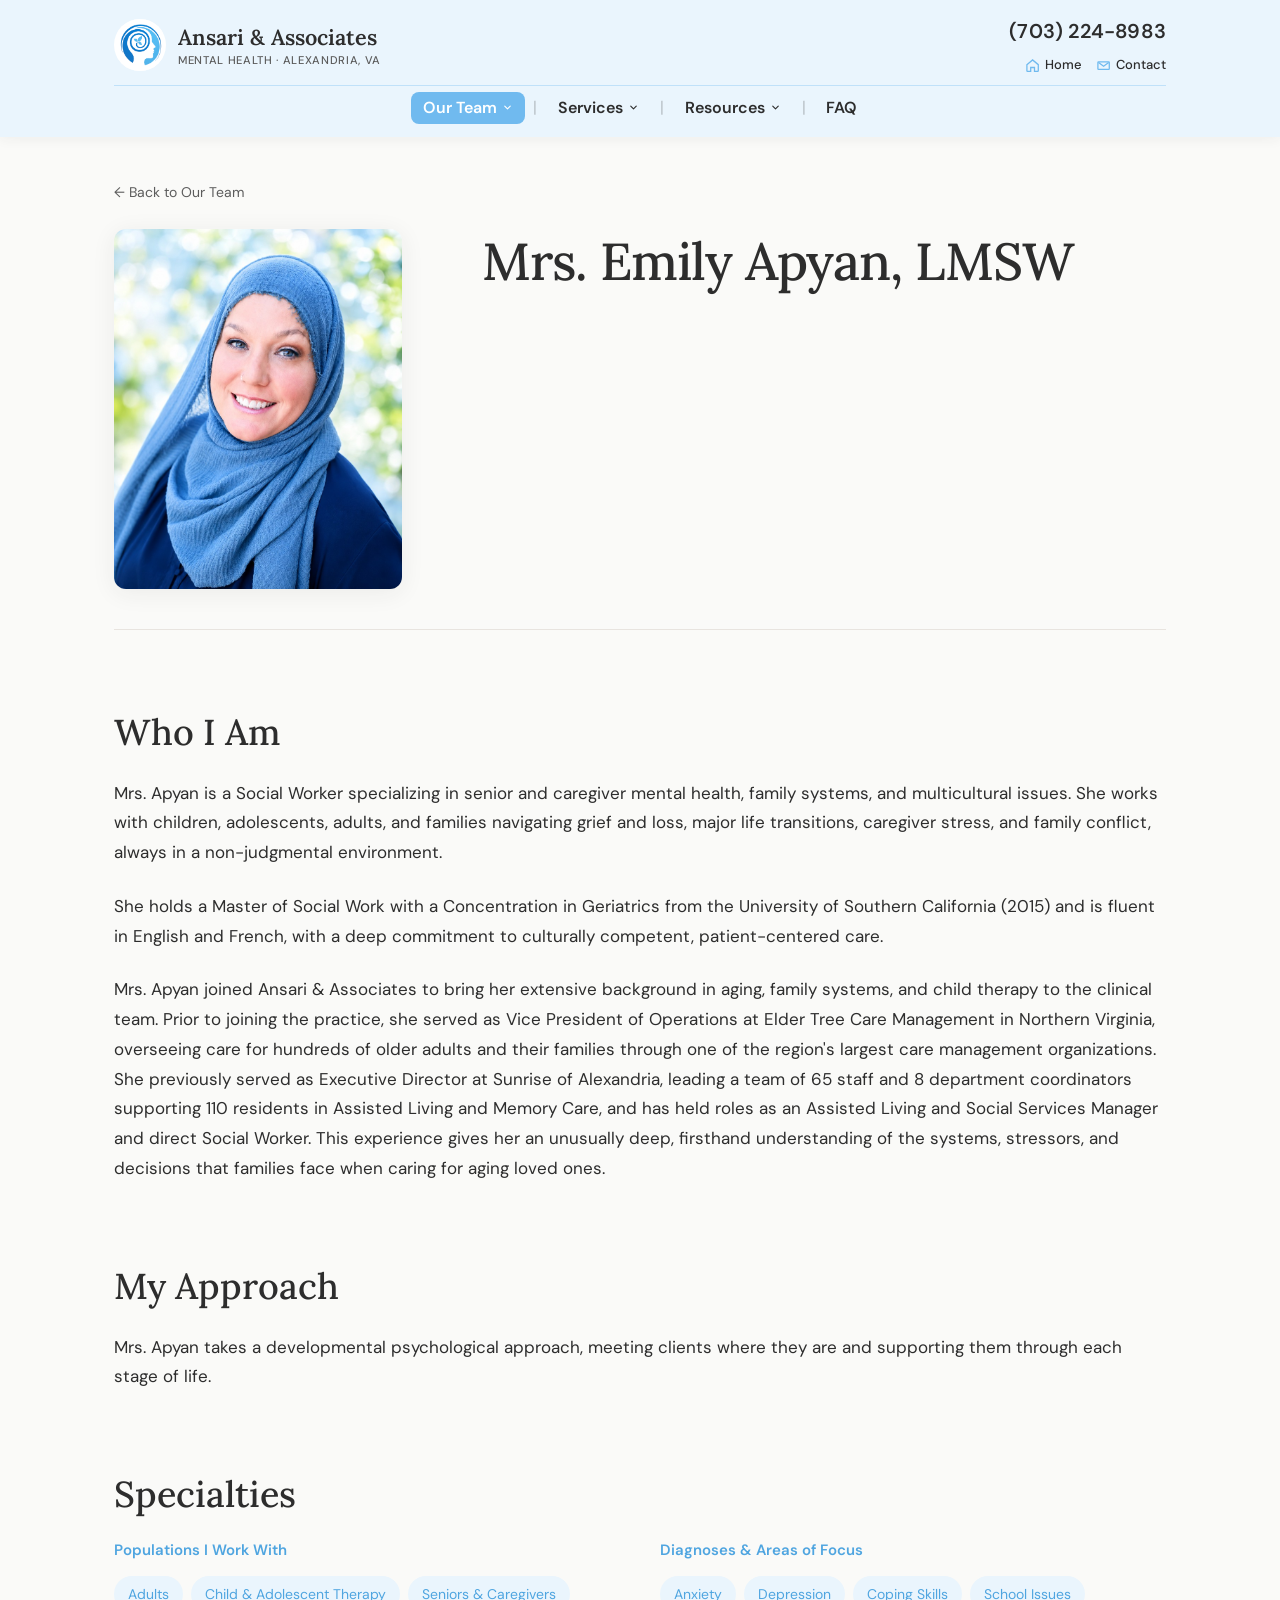
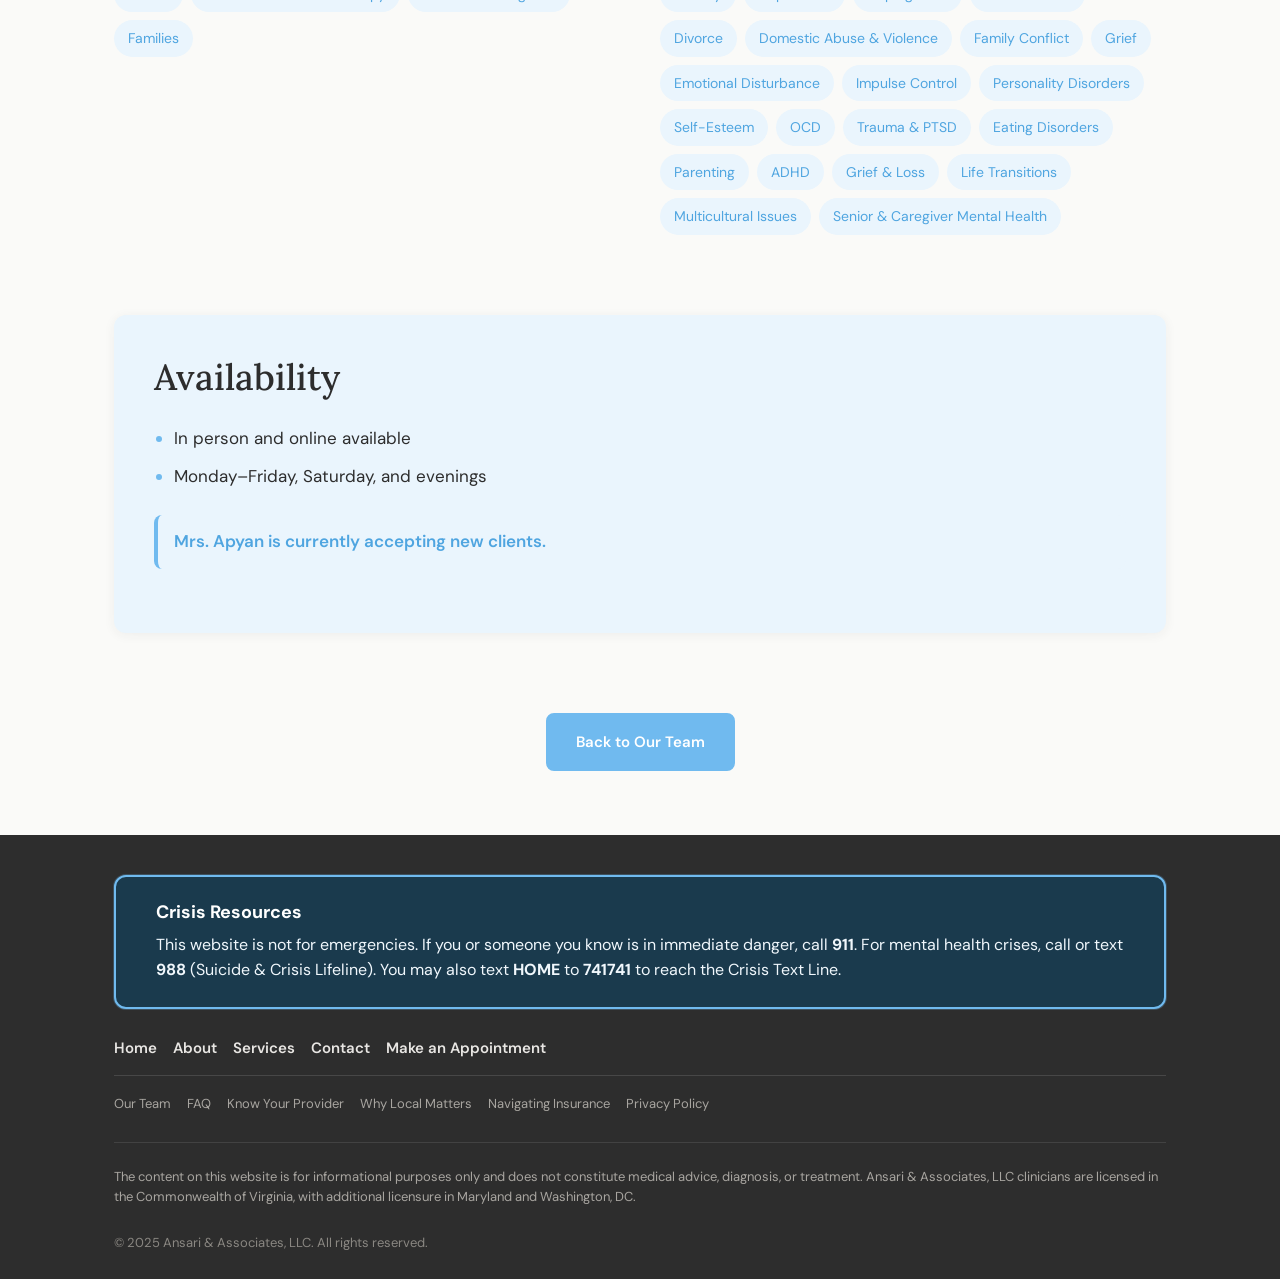
<file: team-emily.html>
<!DOCTYPE html>
<html lang="en">
<head>
  <meta charset="UTF-8">
  <meta name="viewport" content="width=device-width, initial-scale=1.0">
  <meta name="description" content="Mrs. Emily Apyan, LMSW — Associate at Ansari & Associates. Elderly and caregiver mental health, multicultural issues, family therapy.">
  <title>Mrs. Emily Apyan, LMSW | Ansari &amp; Associates</title>
  <link rel="preconnect" href="https://fonts.googleapis.com">
  <link rel="preconnect" href="https://fonts.gstatic.com" crossorigin>
  <link href="https://fonts.googleapis.com/css2?family=DM+Sans:ital,opsz,wght@0,9..40,400;0,9..40,500;0,9..40,600;1,9..40,400&family=Lora:ital,wght@0,400;0,500;0,600;1,400&display=swap" rel="stylesheet">
  <link rel="stylesheet" href="css/styles.css">
</head>
<body>
  <a href="#main-content" class="skip-link">Skip to main content</a>

    <header class="site-header">
    <div class="header-bar">
      <div class="container">
        <div class="header-bar__top">
          <a href="index.html" class="logo" aria-label="Ansari &amp; Associates — Home">
            <img src="images/logo.png" alt="" class="logo__img" aria-hidden="true">
            <span class="logo__text">Ansari &amp; Associates<span>Mental Health · Alexandria, VA</span></span>
          </a>
          <div class="header-bar__right">
            <a class="header-phone" href="tel:+17032248983">(703) 224-8983</a>
            <div class="header-quick-links">
              <a href="index.html"><svg viewBox="0 0 24 24" fill="none" stroke="currentColor" stroke-width="2" aria-hidden="true"><path d="M3 10.5L12 3l9 7.5V20a1 1 0 01-1 1h-5v-6H9v6H4a1 1 0 01-1-1v-9.5z"/></svg> Home</a>
              <a href="contact.html"><svg viewBox="0 0 24 24" fill="none" stroke="currentColor" stroke-width="2" aria-hidden="true"><path d="M4 6h16a1 1 0 011 1v10a1 1 0 01-1 1H4a1 1 0 01-1-1V7a1 1 0 011-1z"/><path d="M4 7l8 6 8-6"/></svg> Contact</a>
            </div>
            <button class="nav-toggle" type="button" aria-expanded="false" aria-controls="main-nav">Menu</button>
          </div>
        </div>
        <nav class="main-nav" id="main-nav" aria-label="Main navigation">
          <ul>
            <li class="nav-mobile-only"><a href="index.html">Home</a></li>
            <li class="nav-dropdown nav-dropdown--team">
              <a href="team.html" class="nav-dropdown__toggle" aria-expanded="false" aria-haspopup="true" aria-current="page">Our Team</a>
              <ul class="nav-dropdown__menu">
                <li><a href="about.html">Dr. Gazala Ansari</a></li>
                <li><a href="team-emily.html">Mrs. Emily Apyan</a></li>
                <li><a href="team-shelby.html">Mrs. Shelby Grant-Workman</a></li>
                <li><a href="team-stancell.html">Dr. Waltrina Stancell</a></li>
              </ul>
            </li>
            <li class="nav-dropdown">
              <a href="services.html" class="nav-dropdown__toggle" aria-expanded="false" aria-haspopup="true">Services</a>
              <ul class="nav-dropdown__menu">
                <li><a href="services.html#therapy">Therapy &amp; Clinical Services</a></li>
                <li><a href="services.html#issues">Issues We Work With</a></li>
                <li><a href="services.html#availability">Availability</a></li>
              </ul>
            </li>
            <!-- FLAG: Fees page does not exist (removed earlier); skipped per instructions -->
            <li class="nav-dropdown nav-dropdown--resources">
              <a href="resources.html" class="nav-dropdown__toggle" aria-haspopup="true">Resources</a>
              <ul class="nav-dropdown__menu">
                <li><a href="resources.html#know-your-provider">Know Your Provider</a></li>
                <li><a href="resources.html#why-local-matters">Why Local Matters</a></li>
                <li><a href="resources.html#navigating-insurance">Navigating Insurance</a></li>
              </ul>
            </li>
            <li><a href="faq.html">FAQ</a></li>
            <li class="nav-mobile-only"><a href="contact.html">Contact</a></li>
          </ul>
        </nav>
      </div>
    </div>
  </header>

  <main id="main-content">
    <section class="section section--tight">
      <div class="container">
        <a href="team.html" class="team-back-link">&larr; Back to Our Team</a>

        <div class="team-profile">
          <img class="team-profile__photo" src="images/emily-apyan.png" alt="Mrs. Emily Apyan, LMSW">
          <div>
            <h1>Mrs. Emily Apyan, LMSW</h1>
          </div>
        </div>

        <div class="content-block">
          <h2>Who I Am</h2>
          <p>Mrs. Apyan is a Social Worker specializing in senior and caregiver mental health, family systems, and multicultural issues. She works with children, adolescents, adults, and families navigating grief and loss, major life transitions, caregiver stress, and family conflict, always in a non-judgmental environment.</p>
          <p>She holds a Master of Social Work with a Concentration in Geriatrics from the University of Southern California (2015) and is fluent in English and French, with a deep commitment to culturally competent, patient-centered care.</p>
          <p>Mrs. Apyan joined Ansari &amp; Associates to bring her extensive background in aging, family systems, and child therapy to the clinical team. Prior to joining the practice, she served as Vice President of Operations at Elder Tree Care Management in Northern Virginia, overseeing care for hundreds of older adults and their families through one of the region's largest care management organizations. She previously served as Executive Director at Sunrise of Alexandria, leading a team of 65 staff and 8 department coordinators supporting 110 residents in Assisted Living and Memory Care, and has held roles as an Assisted Living and Social Services Manager and direct Social Worker. This experience gives her an unusually deep, firsthand understanding of the systems, stressors, and decisions that families face when caring for aging loved ones.</p>
        </div>

        <div class="content-block">
          <h2>My Approach</h2>
          <p>Mrs. Apyan takes a developmental psychological approach, meeting clients where they are and supporting them through each stage of life.</p>
        </div>

        <div class="content-block">
          <h2>Specialties</h2>
          <div class="specialty-groups">
            <div class="specialty-group">
              <h3>Populations I Work With</h3>
              <ul class="tag-list" aria-label="Populations">
              <li>Adults</li>
              <li>Child &amp; Adolescent Therapy</li>
              <li>Seniors &amp; Caregivers</li>
              <li>Families</li>
              </ul>
            </div>
            <div class="specialty-group">
              <h3>Diagnoses &amp; Areas of Focus</h3>
              <ul class="tag-list" aria-label="Diagnoses and areas of focus">
              <li>Anxiety</li>
              <li>Depression</li>
              <li>Coping Skills</li>
              <li>School Issues</li>
              <li>Divorce</li>
              <li>Domestic Abuse &amp; Violence</li>
              <li>Family Conflict</li>
              <li>Grief</li>
              <li>Emotional Disturbance</li>
              <li>Impulse Control</li>
              <li>Personality Disorders</li>
              <li>Self-Esteem</li>
              <li>OCD</li>
              <li>Trauma &amp; PTSD</li>
              <li>Eating Disorders</li>
              <li>Parenting</li>
              <li>ADHD</li>
              <li>Grief &amp; Loss</li>
              <li>Life Transitions</li>
              <li>Multicultural Issues</li>
              <li>Senior &amp; Caregiver Mental Health</li>
              </ul>
            </div>
          </div>
        </div>

        <div class="content-block availability-block">
          <h2>Availability</h2>
          <ul>
            <li>In person and online available</li>
            <li>Monday–Friday, Saturday, and evenings</li>
          </ul>
          <p class="accepting-clients">Mrs. Apyan is currently accepting new clients.</p>
        </div>

        <p class="btn-row btn-row--center" style="margin-top: var(--space-xl);">
          <a href="team.html" class="btn btn--primary">Back to Our Team</a>
        </p>
      </div>
    </section>
  </main>

    <footer class="site-footer">
    <div class="container">
      <div class="crisis-box">
        <h3>Crisis Resources</h3>
        <p>This website is not for emergencies. If you or someone you know is in immediate danger, call <strong>911</strong>. For mental health crises, call or text <strong>988</strong> (Suicide &amp; Crisis Lifeline). You may also text <strong>HOME</strong> to <strong>741741</strong> to reach the Crisis Text Line.</p>
      </div>
      <div class="footer-links">
        <div class="footer-links__primary">
          <nav class="footer-nav footer-nav--primary" aria-label="Primary footer navigation">
            <ul>
              <li><a href="index.html">Home</a></li>
              <li><a href="about.html">About</a></li>
              <li><a href="services.html">Services</a></li>
              <li><a href="contact.html">Contact</a></li>
              <li><a href="contact.html">Make an Appointment</a></li>
            </ul>
          </nav>
</div>
        <div class="footer-links__divider" aria-hidden="true"></div>
        <nav class="footer-nav footer-nav--secondary" aria-label="Secondary footer navigation">
          <ul>
            <li><a href="team.html">Our Team</a></li>
            <li><a href="faq.html">FAQ</a></li>
            <li><a href="resources.html#know-your-provider">Know Your Provider</a></li>
            <li><a href="resources.html#why-local-matters">Why Local Matters</a></li>
            <li><a href="resources.html#navigating-insurance">Navigating Insurance</a></li>
            <li><a href="privacy.html">Privacy Policy</a></li>
          </ul>
        </nav>
      </div>
      <p class="legal-disclaimer">The content on this website is for informational purposes only and does not constitute medical advice, diagnosis, or treatment. Ansari &amp; Associates, LLC clinicians are licensed in the Commonwealth of Virginia, with additional licensure in Maryland and Washington, DC.</p>
      <p class="footer-copy">&copy; 2025 Ansari &amp; Associates, LLC. All rights reserved.</p>
    </div>
  </footer>

  <script src="js/main.js"></script>
</body>
</html>
</file>
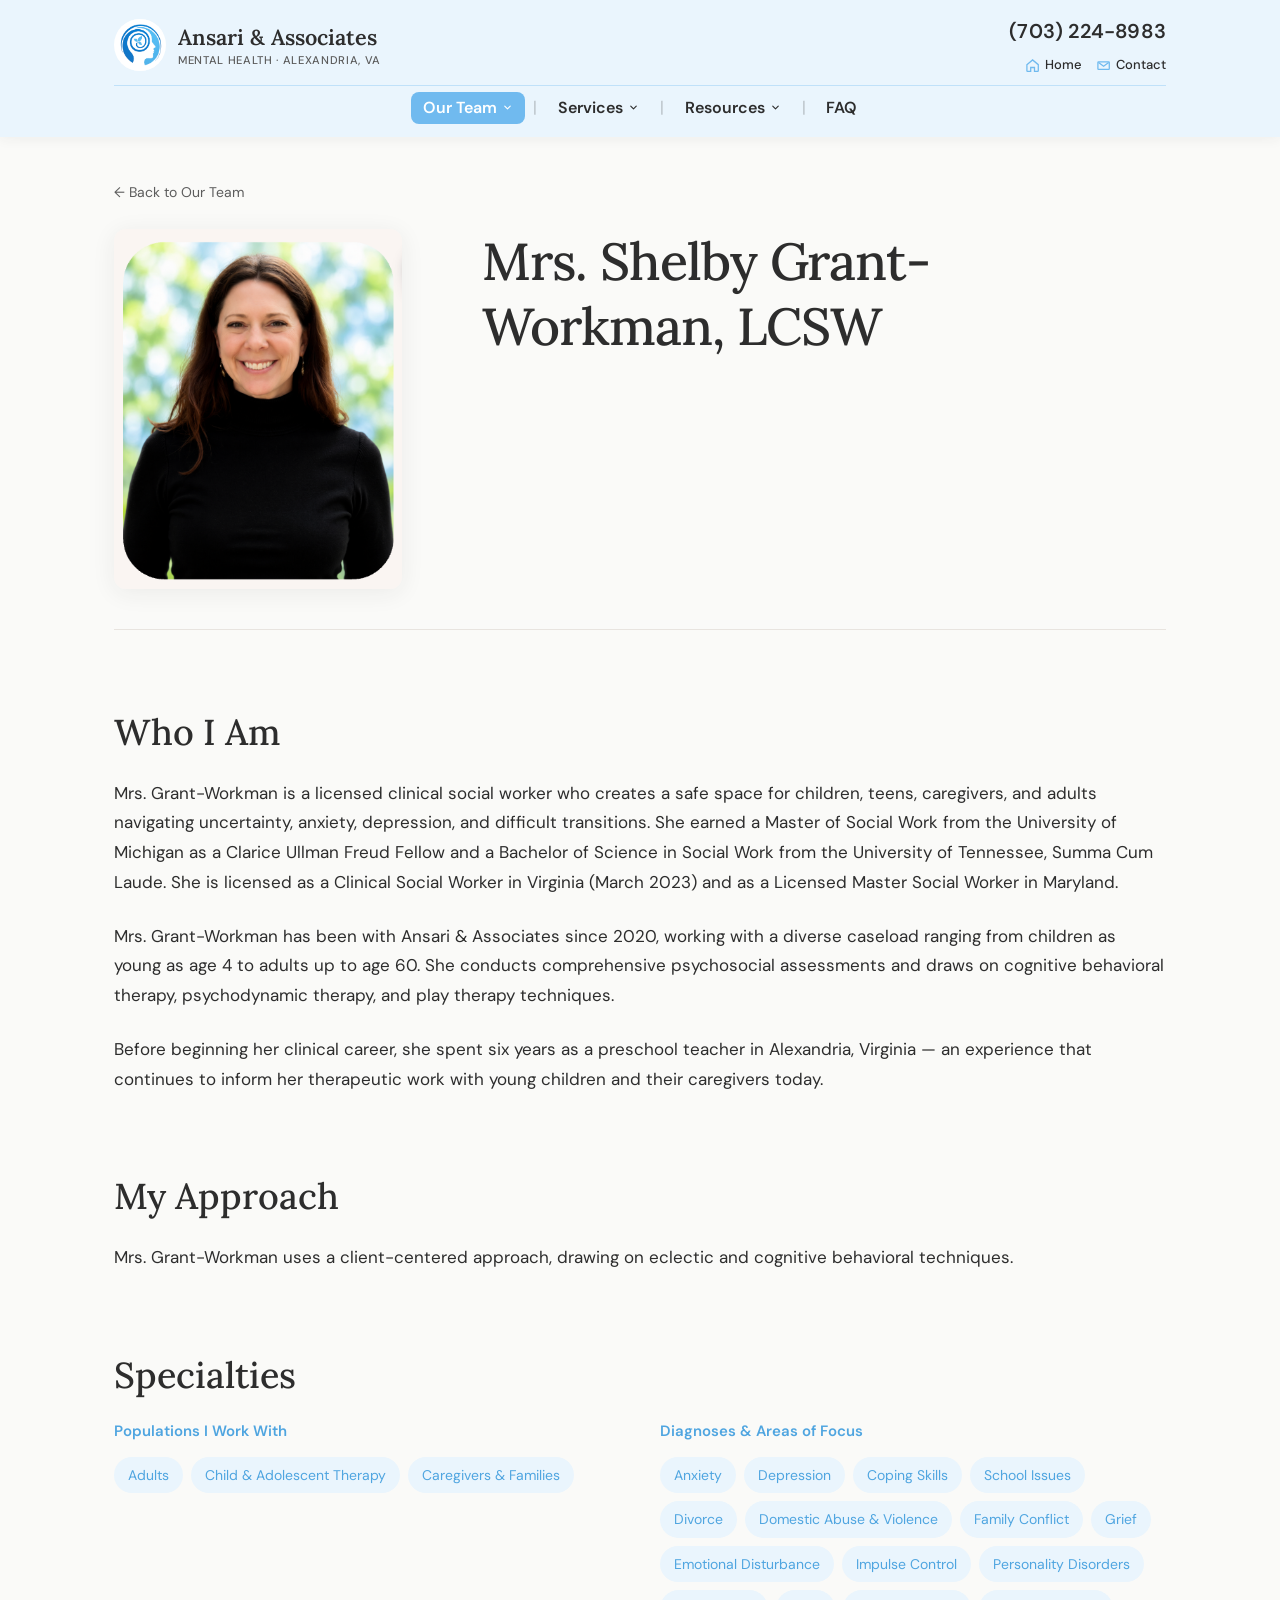
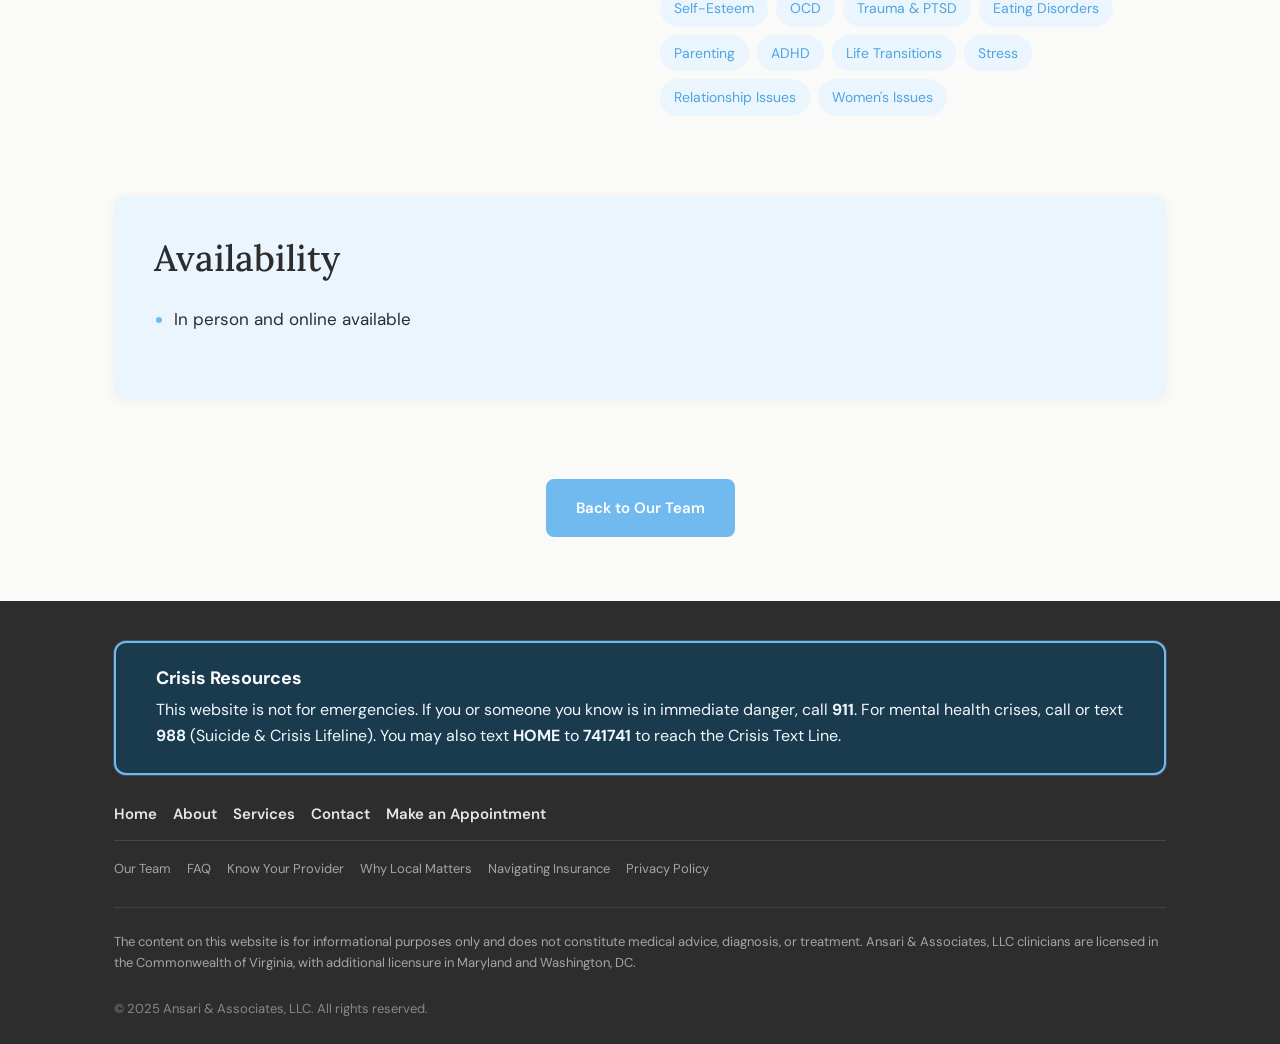
<file: team-shelby.html>
<!DOCTYPE html>
<html lang="en">
<head>
  <meta charset="UTF-8">
  <meta name="viewport" content="width=device-width, initial-scale=1.0">
  <meta name="description" content="Mrs. Shelby Grant-Workman, LCSW at Ansari & Associates. Therapy for children, teens, and adults in Alexandria, VA.">
  <title>Mrs. Shelby Grant-Workman, LCSW | Ansari &amp; Associates</title>
  <link rel="preconnect" href="https://fonts.googleapis.com">
  <link rel="preconnect" href="https://fonts.gstatic.com" crossorigin>
  <link href="https://fonts.googleapis.com/css2?family=DM+Sans:ital,opsz,wght@0,9..40,400;0,9..40,500;0,9..40,600;1,9..40,400&family=Lora:ital,wght@0,400;0,500;0,600;1,400&display=swap" rel="stylesheet">
  <link rel="stylesheet" href="css/styles.css">
</head>
<body>
  <a href="#main-content" class="skip-link">Skip to main content</a>

    <header class="site-header">
    <div class="header-bar">
      <div class="container">
        <div class="header-bar__top">
          <a href="index.html" class="logo" aria-label="Ansari &amp; Associates — Home">
            <img src="images/logo.png" alt="" class="logo__img" aria-hidden="true">
            <span class="logo__text">Ansari &amp; Associates<span>Mental Health · Alexandria, VA</span></span>
          </a>
          <div class="header-bar__right">
            <a class="header-phone" href="tel:+17032248983">(703) 224-8983</a>
            <div class="header-quick-links">
              <a href="index.html"><svg viewBox="0 0 24 24" fill="none" stroke="currentColor" stroke-width="2" aria-hidden="true"><path d="M3 10.5L12 3l9 7.5V20a1 1 0 01-1 1h-5v-6H9v6H4a1 1 0 01-1-1v-9.5z"/></svg> Home</a>
              <a href="contact.html"><svg viewBox="0 0 24 24" fill="none" stroke="currentColor" stroke-width="2" aria-hidden="true"><path d="M4 6h16a1 1 0 011 1v10a1 1 0 01-1 1H4a1 1 0 01-1-1V7a1 1 0 011-1z"/><path d="M4 7l8 6 8-6"/></svg> Contact</a>
            </div>
            <button class="nav-toggle" type="button" aria-expanded="false" aria-controls="main-nav">Menu</button>
          </div>
        </div>
        <nav class="main-nav" id="main-nav" aria-label="Main navigation">
          <ul>
            <li class="nav-mobile-only"><a href="index.html">Home</a></li>
            <li class="nav-dropdown nav-dropdown--team">
              <a href="team.html" class="nav-dropdown__toggle" aria-expanded="false" aria-haspopup="true" aria-current="page">Our Team</a>
              <ul class="nav-dropdown__menu">
                <li><a href="about.html">Dr. Gazala Ansari</a></li>
                <li><a href="team-emily.html">Mrs. Emily Apyan</a></li>
                <li><a href="team-shelby.html">Mrs. Shelby Grant-Workman</a></li>
                <li><a href="team-stancell.html">Dr. Waltrina Stancell</a></li>
              </ul>
            </li>
            <li class="nav-dropdown">
              <a href="services.html" class="nav-dropdown__toggle" aria-expanded="false" aria-haspopup="true">Services</a>
              <ul class="nav-dropdown__menu">
                <li><a href="services.html#therapy">Therapy &amp; Clinical Services</a></li>
                <li><a href="services.html#issues">Issues We Work With</a></li>
                <li><a href="services.html#availability">Availability</a></li>
              </ul>
            </li>
            <!-- FLAG: Fees page does not exist (removed earlier); skipped per instructions -->
            <li class="nav-dropdown nav-dropdown--resources">
              <a href="resources.html" class="nav-dropdown__toggle" aria-haspopup="true">Resources</a>
              <ul class="nav-dropdown__menu">
                <li><a href="resources.html#know-your-provider">Know Your Provider</a></li>
                <li><a href="resources.html#why-local-matters">Why Local Matters</a></li>
                <li><a href="resources.html#navigating-insurance">Navigating Insurance</a></li>
              </ul>
            </li>
            <li><a href="faq.html">FAQ</a></li>
            <li class="nav-mobile-only"><a href="contact.html">Contact</a></li>
          </ul>
        </nav>
      </div>
    </div>
  </header>

  <main id="main-content">
    <section class="section section--tight">
      <div class="container">
        <a href="team.html" class="team-back-link">&larr; Back to Our Team</a>

        <div class="team-profile">
          <img class="team-profile__photo" src="images/shelby-grant-workman.png" alt="Mrs. Shelby Grant-Workman, LCSW">
          <div>
            <h1>Mrs. Shelby Grant-Workman, LCSW</h1>
          </div>
        </div>

        <div class="content-block">
          <h2>Who I Am</h2>
          <p>Mrs. Grant-Workman is a licensed clinical social worker who creates a safe space for children, teens, caregivers, and adults navigating uncertainty, anxiety, depression, and difficult transitions. She earned a Master of Social Work from the University of Michigan as a Clarice Ullman Freud Fellow and a Bachelor of Science in Social Work from the University of Tennessee, Summa Cum Laude. She is licensed as a Clinical Social Worker in Virginia (March 2023) and as a Licensed Master Social Worker in Maryland.</p>
          <p>Mrs. Grant-Workman has been with Ansari &amp; Associates since 2020, working with a diverse caseload ranging from children as young as age 4 to adults up to age 60. She conducts comprehensive psychosocial assessments and draws on cognitive behavioral therapy, psychodynamic therapy, and play therapy techniques.</p>
          <p>Before beginning her clinical career, she spent six years as a preschool teacher in Alexandria, Virginia — an experience that continues to inform her therapeutic work with young children and their caregivers today.</p>
        </div>

        <div class="content-block">
          <h2>My Approach</h2>
          <p>Mrs. Grant-Workman uses a client-centered approach, drawing on eclectic and cognitive behavioral techniques.</p>
        </div>

        <div class="content-block">
          <h2>Specialties</h2>
          <div class="specialty-groups">
            <div class="specialty-group">
              <h3>Populations I Work With</h3>
              <ul class="tag-list" aria-label="Populations">
              <li>Adults</li>
              <li>Child &amp; Adolescent Therapy</li>
              <li>Caregivers &amp; Families</li>
              </ul>
            </div>
            <div class="specialty-group">
              <h3>Diagnoses &amp; Areas of Focus</h3>
              <ul class="tag-list" aria-label="Diagnoses and areas of focus">
              <li>Anxiety</li>
              <li>Depression</li>
              <li>Coping Skills</li>
              <li>School Issues</li>
              <li>Divorce</li>
              <li>Domestic Abuse &amp; Violence</li>
              <li>Family Conflict</li>
              <li>Grief</li>
              <li>Emotional Disturbance</li>
              <li>Impulse Control</li>
              <li>Personality Disorders</li>
              <li>Self-Esteem</li>
              <li>OCD</li>
              <li>Trauma &amp; PTSD</li>
              <li>Eating Disorders</li>
              <li>Parenting</li>
              <li>ADHD</li>
              <li>Life Transitions</li>
              <li>Stress</li>
              <li>Relationship Issues</li>
              <li>Women's Issues</li>
              </ul>
            </div>
          </div>
        </div>

        <div class="content-block availability-block">
          <h2>Availability</h2>
          <ul>
            <li>In person and online available</li>
          </ul>
        </div>

        <p class="btn-row btn-row--center" style="margin-top: var(--space-xl);">
          <a href="team.html" class="btn btn--primary">Back to Our Team</a>
        </p>
      </div>
    </section>
  </main>

    <footer class="site-footer">
    <div class="container">
      <div class="crisis-box">
        <h3>Crisis Resources</h3>
        <p>This website is not for emergencies. If you or someone you know is in immediate danger, call <strong>911</strong>. For mental health crises, call or text <strong>988</strong> (Suicide &amp; Crisis Lifeline). You may also text <strong>HOME</strong> to <strong>741741</strong> to reach the Crisis Text Line.</p>
      </div>
      <div class="footer-links">
        <div class="footer-links__primary">
          <nav class="footer-nav footer-nav--primary" aria-label="Primary footer navigation">
            <ul>
              <li><a href="index.html">Home</a></li>
              <li><a href="about.html">About</a></li>
              <li><a href="services.html">Services</a></li>
              <li><a href="contact.html">Contact</a></li>
              <li><a href="contact.html">Make an Appointment</a></li>
            </ul>
          </nav>
</div>
        <div class="footer-links__divider" aria-hidden="true"></div>
        <nav class="footer-nav footer-nav--secondary" aria-label="Secondary footer navigation">
          <ul>
            <li><a href="team.html">Our Team</a></li>
            <li><a href="faq.html">FAQ</a></li>
            <li><a href="resources.html#know-your-provider">Know Your Provider</a></li>
            <li><a href="resources.html#why-local-matters">Why Local Matters</a></li>
            <li><a href="resources.html#navigating-insurance">Navigating Insurance</a></li>
            <li><a href="privacy.html">Privacy Policy</a></li>
          </ul>
        </nav>
      </div>
      <p class="legal-disclaimer">The content on this website is for informational purposes only and does not constitute medical advice, diagnosis, or treatment. Ansari &amp; Associates, LLC clinicians are licensed in the Commonwealth of Virginia, with additional licensure in Maryland and Washington, DC.</p>
      <p class="footer-copy">&copy; 2025 Ansari &amp; Associates, LLC. All rights reserved.</p>
    </div>
  </footer>

  <script src="js/main.js"></script>
</body>
</html>
</file>
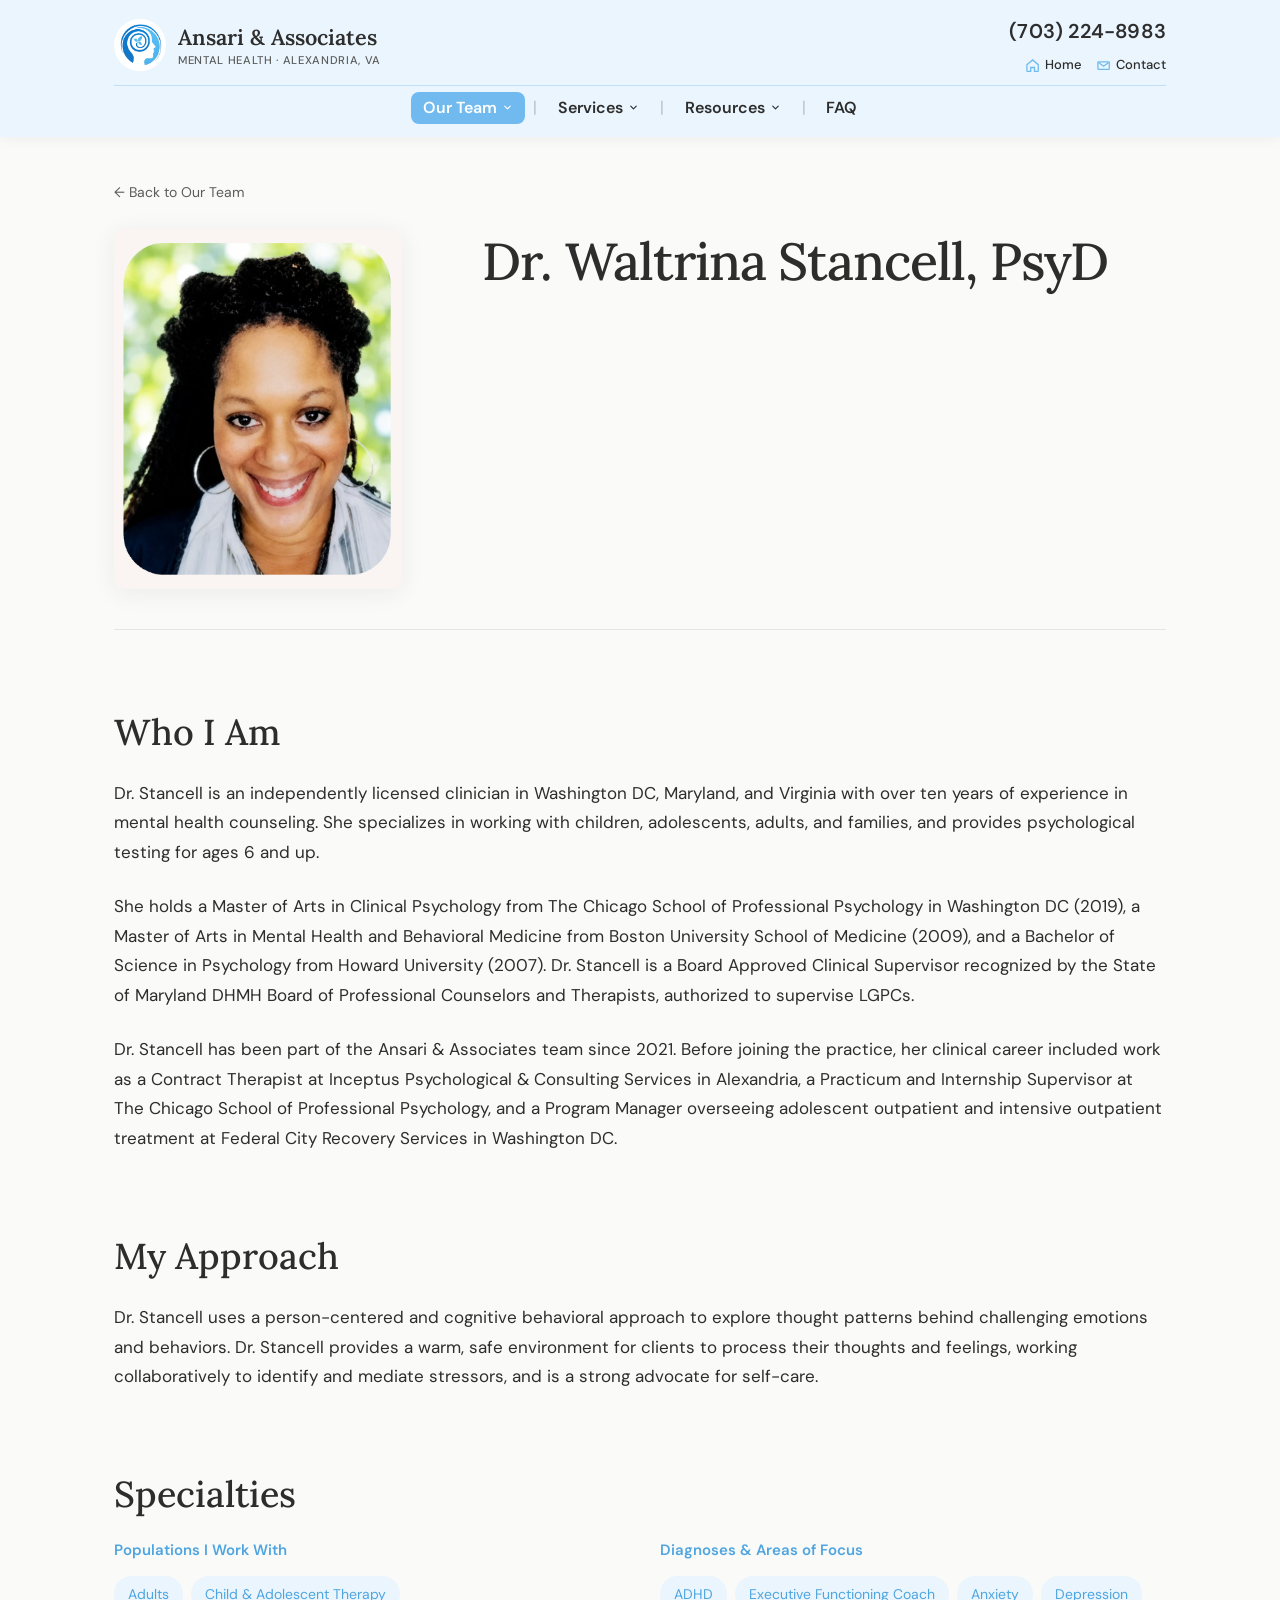
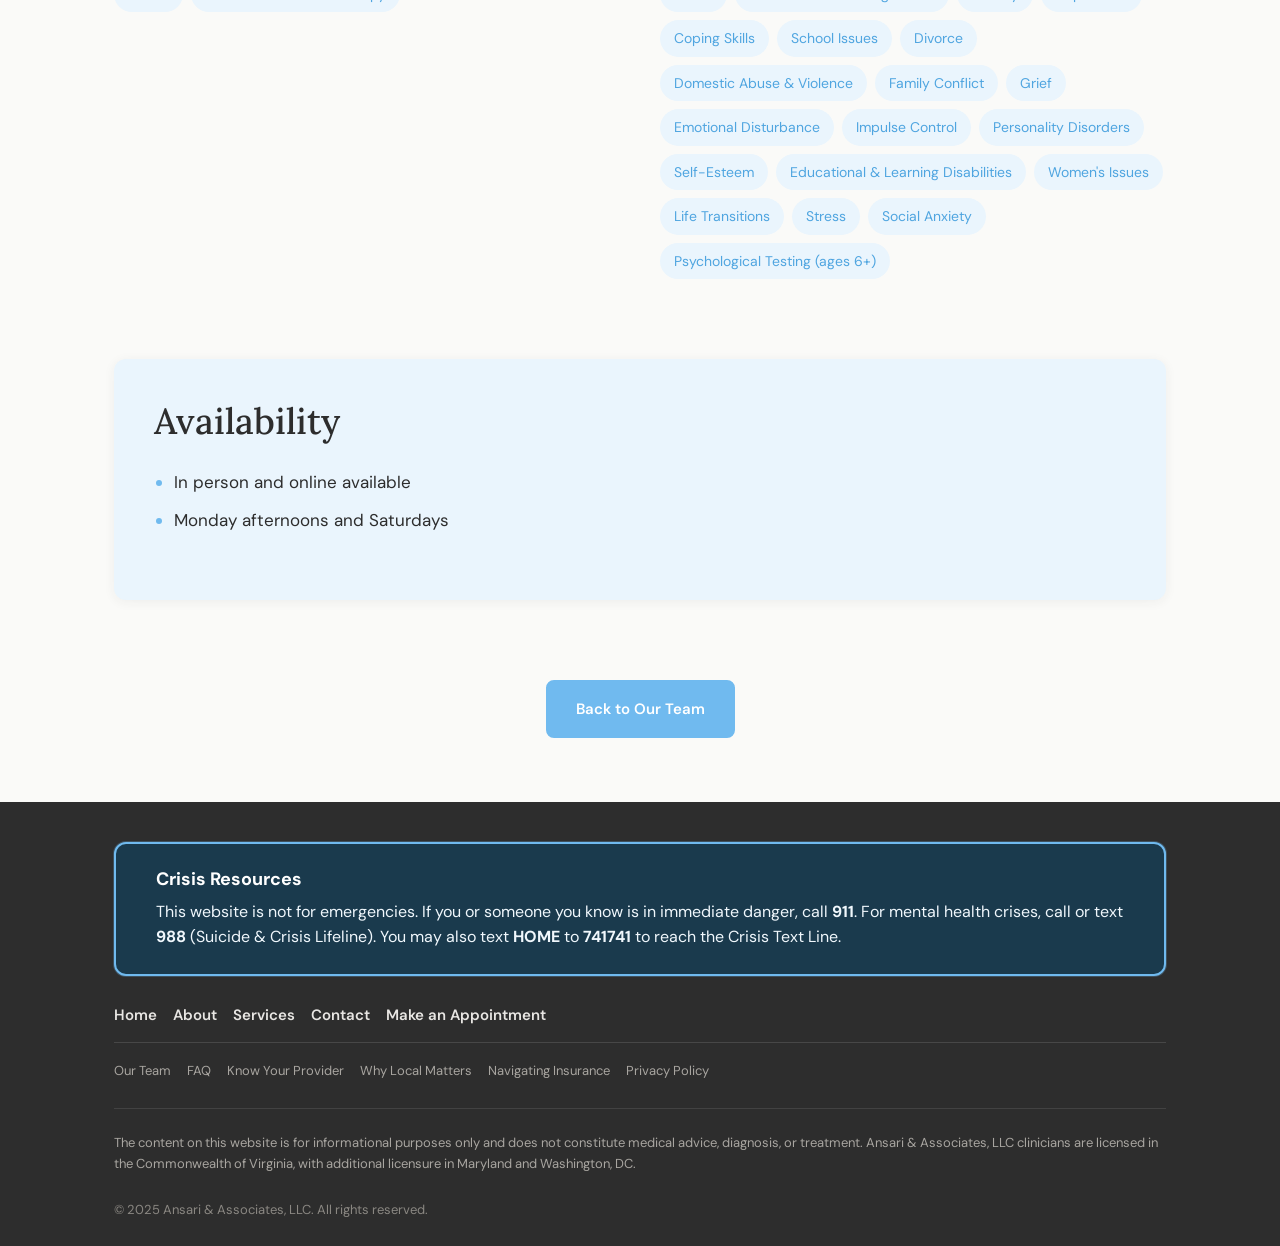
<file: team-stancell.html>
<!DOCTYPE html>
<html lang="en">
<head>
  <meta charset="UTF-8">
  <meta name="viewport" content="width=device-width, initial-scale=1.0">
  <meta name="description" content="Dr. Waltrina Stancell, PsyD at Ansari & Associates. Psychological, educational, and ADHD testing for ages 6 and up, with treatment for executive functioning and ADHD.">
  <title>Dr. Waltrina Stancell, PsyD | Ansari &amp; Associates</title>
  <link rel="preconnect" href="https://fonts.googleapis.com">
  <link rel="preconnect" href="https://fonts.gstatic.com" crossorigin>
  <link href="https://fonts.googleapis.com/css2?family=DM+Sans:ital,opsz,wght@0,9..40,400;0,9..40,500;0,9..40,600;1,9..40,400&family=Lora:ital,wght@0,400;0,500;0,600;1,400&display=swap" rel="stylesheet">
  <link rel="stylesheet" href="css/styles.css">
</head>
<body>
  <a href="#main-content" class="skip-link">Skip to main content</a>

    <header class="site-header">
    <div class="header-bar">
      <div class="container">
        <div class="header-bar__top">
          <a href="index.html" class="logo" aria-label="Ansari &amp; Associates — Home">
            <img src="images/logo.png" alt="" class="logo__img" aria-hidden="true">
            <span class="logo__text">Ansari &amp; Associates<span>Mental Health · Alexandria, VA</span></span>
          </a>
          <div class="header-bar__right">
            <a class="header-phone" href="tel:+17032248983">(703) 224-8983</a>
            <div class="header-quick-links">
              <a href="index.html"><svg viewBox="0 0 24 24" fill="none" stroke="currentColor" stroke-width="2" aria-hidden="true"><path d="M3 10.5L12 3l9 7.5V20a1 1 0 01-1 1h-5v-6H9v6H4a1 1 0 01-1-1v-9.5z"/></svg> Home</a>
              <a href="contact.html"><svg viewBox="0 0 24 24" fill="none" stroke="currentColor" stroke-width="2" aria-hidden="true"><path d="M4 6h16a1 1 0 011 1v10a1 1 0 01-1 1H4a1 1 0 01-1-1V7a1 1 0 011-1z"/><path d="M4 7l8 6 8-6"/></svg> Contact</a>
            </div>
            <button class="nav-toggle" type="button" aria-expanded="false" aria-controls="main-nav">Menu</button>
          </div>
        </div>
        <nav class="main-nav" id="main-nav" aria-label="Main navigation">
          <ul>
            <li class="nav-mobile-only"><a href="index.html">Home</a></li>
            <li class="nav-dropdown nav-dropdown--team">
              <a href="team.html" class="nav-dropdown__toggle" aria-expanded="false" aria-haspopup="true" aria-current="page">Our Team</a>
              <ul class="nav-dropdown__menu">
                <li><a href="about.html">Dr. Gazala Ansari</a></li>
                <li><a href="team-emily.html">Mrs. Emily Apyan</a></li>
                <li><a href="team-shelby.html">Mrs. Shelby Grant-Workman</a></li>
                <li><a href="team-stancell.html">Dr. Waltrina Stancell</a></li>
              </ul>
            </li>
            <li class="nav-dropdown">
              <a href="services.html" class="nav-dropdown__toggle" aria-expanded="false" aria-haspopup="true">Services</a>
              <ul class="nav-dropdown__menu">
                <li><a href="services.html#therapy">Therapy &amp; Clinical Services</a></li>
                <li><a href="services.html#issues">Issues We Work With</a></li>
                <li><a href="services.html#availability">Availability</a></li>
              </ul>
            </li>
            <!-- FLAG: Fees page does not exist (removed earlier); skipped per instructions -->
            <li class="nav-dropdown nav-dropdown--resources">
              <a href="resources.html" class="nav-dropdown__toggle" aria-haspopup="true">Resources</a>
              <ul class="nav-dropdown__menu">
                <li><a href="resources.html#know-your-provider">Know Your Provider</a></li>
                <li><a href="resources.html#why-local-matters">Why Local Matters</a></li>
                <li><a href="resources.html#navigating-insurance">Navigating Insurance</a></li>
              </ul>
            </li>
            <li><a href="faq.html">FAQ</a></li>
            <li class="nav-mobile-only"><a href="contact.html">Contact</a></li>
          </ul>
        </nav>
      </div>
    </div>
  </header>

  <main id="main-content">
    <section class="section section--tight">
      <div class="container">
        <a href="team.html" class="team-back-link">&larr; Back to Our Team</a>

        <div class="team-profile">
          <img class="team-profile__photo" src="images/waltrina-stancell.png" alt="Dr. Waltrina Stancell, PsyD">
          <div>
            <h1>Dr. Waltrina Stancell, PsyD</h1>
          </div>
        </div>

        <div class="content-block">
          <h2>Who I Am</h2>
          <p>Dr. Stancell is an independently licensed clinician in Washington DC, Maryland, and Virginia with over ten years of experience in mental health counseling. She specializes in working with children, adolescents, adults, and families, and provides psychological testing for ages 6 and up.</p>
          <p>She holds a Master of Arts in Clinical Psychology from The Chicago School of Professional Psychology in Washington DC (2019), a Master of Arts in Mental Health and Behavioral Medicine from Boston University School of Medicine (2009), and a Bachelor of Science in Psychology from Howard University (2007). Dr. Stancell is a Board Approved Clinical Supervisor recognized by the State of Maryland DHMH Board of Professional Counselors and Therapists, authorized to supervise LGPCs.</p>
          <p>Dr. Stancell has been part of the Ansari &amp; Associates team since 2021. Before joining the practice, her clinical career included work as a Contract Therapist at Inceptus Psychological &amp; Consulting Services in Alexandria, a Practicum and Internship Supervisor at The Chicago School of Professional Psychology, and a Program Manager overseeing adolescent outpatient and intensive outpatient treatment at Federal City Recovery Services in Washington DC.</p>
        </div>

        <div class="content-block">
          <h2>My Approach</h2>
          <p>Dr. Stancell uses a person-centered and cognitive behavioral approach to explore thought patterns behind challenging emotions and behaviors. Dr. Stancell provides a warm, safe environment for clients to process their thoughts and feelings, working collaboratively to identify and mediate stressors, and is a strong advocate for self-care.</p>
        </div>

        <div class="content-block">
          <h2>Specialties</h2>
          <div class="specialty-groups">
            <div class="specialty-group">
              <h3>Populations I Work With</h3>
              <ul class="tag-list" aria-label="Populations">
              <li>Adults</li>
              <li>Child &amp; Adolescent Therapy</li>
              </ul>
            </div>
            <div class="specialty-group">
              <h3>Diagnoses &amp; Areas of Focus</h3>
              <ul class="tag-list" aria-label="Diagnoses and areas of focus">
              <li>ADHD</li>
              <li>Executive Functioning Coach</li>
              <li>Anxiety</li>
              <li>Depression</li>
              <li>Coping Skills</li>
              <li>School Issues</li>
              <li>Divorce</li>
              <li>Domestic Abuse &amp; Violence</li>
              <li>Family Conflict</li>
              <li>Grief</li>
              <li>Emotional Disturbance</li>
              <li>Impulse Control</li>
              <li>Personality Disorders</li>
              <li>Self-Esteem</li>
              <li>Educational &amp; Learning Disabilities</li>
              <li>Women's Issues</li>
              <li>Life Transitions</li>
              <li>Stress</li>
              <li>Social Anxiety</li>
              <li>Psychological Testing (ages 6+)</li>
              </ul>
            </div>
          </div>
        </div>

        <div class="content-block availability-block">
          <h2>Availability</h2>
          <ul>
            <li>In person and online available</li>
            <li>Monday afternoons and Saturdays</li>
          </ul>
        </div>

        <p class="btn-row btn-row--center" style="margin-top: var(--space-xl);">
          <a href="team.html" class="btn btn--primary">Back to Our Team</a>
        </p>
      </div>
    </section>
  </main>

    <footer class="site-footer">
    <div class="container">
      <div class="crisis-box">
        <h3>Crisis Resources</h3>
        <p>This website is not for emergencies. If you or someone you know is in immediate danger, call <strong>911</strong>. For mental health crises, call or text <strong>988</strong> (Suicide &amp; Crisis Lifeline). You may also text <strong>HOME</strong> to <strong>741741</strong> to reach the Crisis Text Line.</p>
      </div>
      <div class="footer-links">
        <div class="footer-links__primary">
          <nav class="footer-nav footer-nav--primary" aria-label="Primary footer navigation">
            <ul>
              <li><a href="index.html">Home</a></li>
              <li><a href="about.html">About</a></li>
              <li><a href="services.html">Services</a></li>
              <li><a href="contact.html">Contact</a></li>
              <li><a href="contact.html">Make an Appointment</a></li>
            </ul>
          </nav>
</div>
        <div class="footer-links__divider" aria-hidden="true"></div>
        <nav class="footer-nav footer-nav--secondary" aria-label="Secondary footer navigation">
          <ul>
            <li><a href="team.html">Our Team</a></li>
            <li><a href="faq.html">FAQ</a></li>
            <li><a href="resources.html#know-your-provider">Know Your Provider</a></li>
            <li><a href="resources.html#why-local-matters">Why Local Matters</a></li>
            <li><a href="resources.html#navigating-insurance">Navigating Insurance</a></li>
            <li><a href="privacy.html">Privacy Policy</a></li>
          </ul>
        </nav>
      </div>
      <p class="legal-disclaimer">The content on this website is for informational purposes only and does not constitute medical advice, diagnosis, or treatment. Ansari &amp; Associates, LLC clinicians are licensed in the Commonwealth of Virginia, with additional licensure in Maryland and Washington, DC.</p>
      <p class="footer-copy">&copy; 2025 Ansari &amp; Associates, LLC. All rights reserved.</p>
    </div>
  </footer>

  <script src="js/main.js"></script>
</body>
</html>
</file>
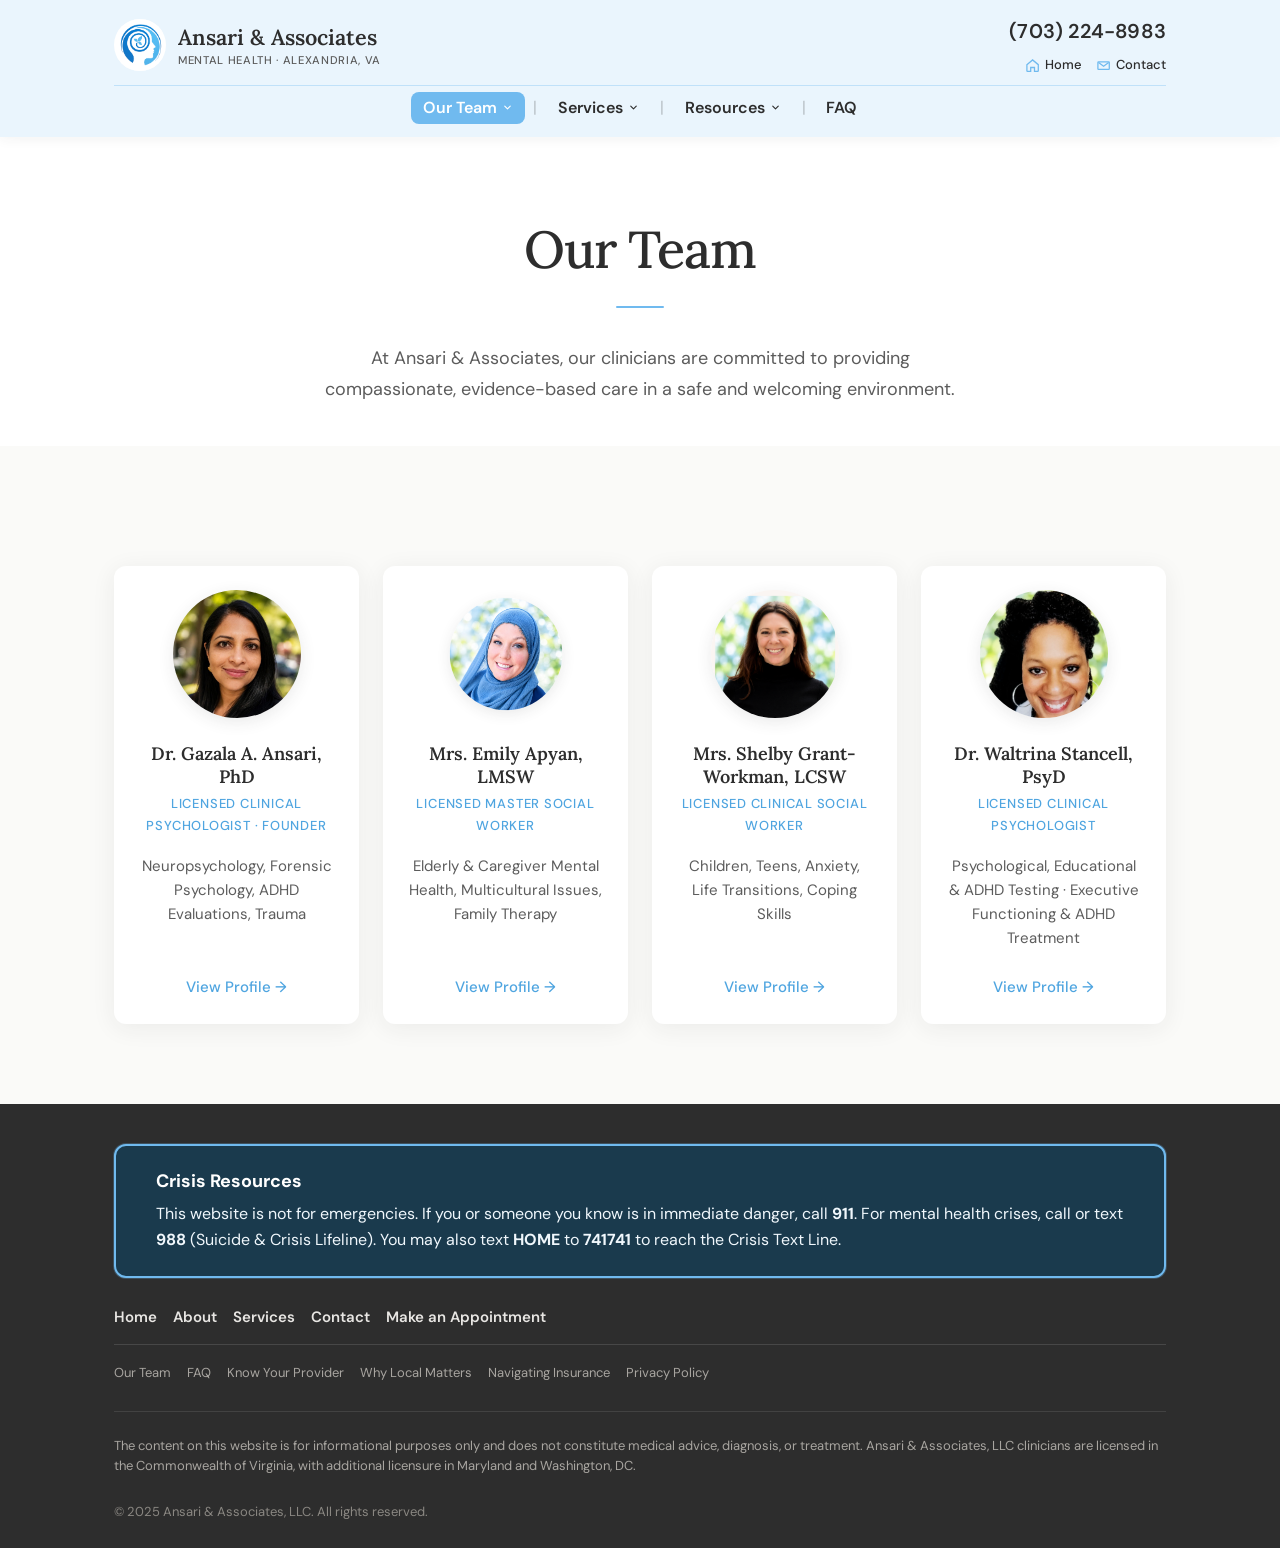
<file: team.html>
<!DOCTYPE html>
<html lang="en">
<head>
  <meta charset="UTF-8">
  <meta name="viewport" content="width=device-width, initial-scale=1.0">
  <meta name="description" content="Meet the clinicians at Ansari & Associates — a team of licensed psychologists and therapists serving Alexandria, VA and the greater DMV area.">
  <title>Our Team | Ansari &amp; Associates, LLC</title>
  <link rel="preconnect" href="https://fonts.googleapis.com">
  <link rel="preconnect" href="https://fonts.gstatic.com" crossorigin>
  <link href="https://fonts.googleapis.com/css2?family=DM+Sans:ital,opsz,wght@0,9..40,400;0,9..40,500;0,9..40,600;1,9..40,400&family=Lora:ital,wght@0,400;0,500;0,600;1,400&display=swap" rel="stylesheet">
  <link rel="stylesheet" href="css/styles.css">
</head>
<body>
  <a href="#main-content" class="skip-link">Skip to main content</a>

    <header class="site-header">
    <div class="header-bar">
      <div class="container">
        <div class="header-bar__top">
          <a href="index.html" class="logo" aria-label="Ansari &amp; Associates — Home">
            <img src="images/logo.png" alt="" class="logo__img" aria-hidden="true">
            <span class="logo__text">Ansari &amp; Associates<span>Mental Health · Alexandria, VA</span></span>
          </a>
          <div class="header-bar__right">
            <a class="header-phone" href="tel:+17032248983">(703) 224-8983</a>
            <div class="header-quick-links">
              <a href="index.html"><svg viewBox="0 0 24 24" fill="none" stroke="currentColor" stroke-width="2" aria-hidden="true"><path d="M3 10.5L12 3l9 7.5V20a1 1 0 01-1 1h-5v-6H9v6H4a1 1 0 01-1-1v-9.5z"/></svg> Home</a>
              <a href="contact.html"><svg viewBox="0 0 24 24" fill="none" stroke="currentColor" stroke-width="2" aria-hidden="true"><path d="M4 6h16a1 1 0 011 1v10a1 1 0 01-1 1H4a1 1 0 01-1-1V7a1 1 0 011-1z"/><path d="M4 7l8 6 8-6"/></svg> Contact</a>
            </div>
            <button class="nav-toggle" type="button" aria-expanded="false" aria-controls="main-nav">Menu</button>
          </div>
        </div>
        <nav class="main-nav" id="main-nav" aria-label="Main navigation">
          <ul>
            <li class="nav-mobile-only"><a href="index.html">Home</a></li>
            <li class="nav-dropdown nav-dropdown--team">
              <a href="team.html" class="nav-dropdown__toggle" aria-expanded="false" aria-haspopup="true" aria-current="page">Our Team</a>
              <ul class="nav-dropdown__menu">
                <li><a href="about.html">Dr. Gazala Ansari</a></li>
                <li><a href="team-emily.html">Mrs. Emily Apyan</a></li>
                <li><a href="team-shelby.html">Mrs. Shelby Grant-Workman</a></li>
                <li><a href="team-stancell.html">Dr. Waltrina Stancell</a></li>
              </ul>
            </li>
            <li class="nav-dropdown">
              <a href="services.html" class="nav-dropdown__toggle" aria-expanded="false" aria-haspopup="true">Services</a>
              <ul class="nav-dropdown__menu">
                <li><a href="services.html#therapy">Therapy &amp; Clinical Services</a></li>
                <li><a href="services.html#issues">Issues We Work With</a></li>
                <li><a href="services.html#availability">Availability</a></li>
              </ul>
            </li>
            <!-- FLAG: Fees page does not exist (removed earlier); skipped per instructions -->
            <li class="nav-dropdown nav-dropdown--resources">
              <a href="resources.html" class="nav-dropdown__toggle" aria-haspopup="true">Resources</a>
              <ul class="nav-dropdown__menu">
                <li><a href="resources.html#know-your-provider">Know Your Provider</a></li>
                <li><a href="resources.html#why-local-matters">Why Local Matters</a></li>
                <li><a href="resources.html#navigating-insurance">Navigating Insurance</a></li>
              </ul>
            </li>
            <li><a href="faq.html">FAQ</a></li>
            <li class="nav-mobile-only"><a href="contact.html">Contact</a></li>
          </ul>
        </nav>
      </div>
    </div>
  </header>

  <main id="main-content">
    <header class="page-header">
      <div class="container">
        <h1>Our Team</h1>
        <p>At Ansari &amp; Associates, our clinicians are committed to providing compassionate, evidence-based care in a safe and welcoming environment.</p>
      </div>
    </header>

    <section class="section">
      <div class="container">
        <div class="team-grid">

          <a class="team-card" href="about.html">
            <img class="team-card__photo" src="images/dr-ansari.png" alt="Dr. Gazala A. Ansari, PhD" loading="lazy">
            <h2 class="team-card__name">Dr. Gazala A. Ansari, PhD</h2>
            <p class="team-card__title">Licensed Clinical Psychologist · Founder</p>
            <p class="team-card__specialty">Neuropsychology, Forensic Psychology, ADHD Evaluations, Trauma</p>
            <span class="team-card__link">View Profile &rarr;</span>
          </a>

          <a class="team-card" href="team-emily.html">
            <img class="team-card__photo" src="images/emily-apyan.png" alt="Mrs. Emily Apyan, LMSW" loading="lazy" style="transform: scale(0.88); transform-origin: center;">
            <h2 class="team-card__name">Mrs. Emily Apyan, LMSW</h2>
            <p class="team-card__title">Licensed Master Social Worker</p>
            <p class="team-card__specialty">Elderly &amp; Caregiver Mental Health, Multicultural Issues, Family Therapy</p>
            <span class="team-card__link">View Profile &rarr;</span>
          </a>

          <a class="team-card" href="team-shelby.html">
            <img class="team-card__photo" src="images/shelby-grant-workman.png" alt="Mrs. Shelby Grant-Workman, LCSW" loading="lazy">
            <h2 class="team-card__name">Mrs. Shelby Grant-Workman, LCSW</h2>
            <p class="team-card__title">Licensed Clinical Social Worker</p>
            <p class="team-card__specialty">Children, Teens, Anxiety, Life Transitions, Coping Skills</p>
            <span class="team-card__link">View Profile &rarr;</span>
          </a>

          <a class="team-card" href="team-stancell.html">
            <div class="team-card__photo" style="border-radius: 50%; overflow: hidden; display: flex; align-items: center; justify-content: center; background: none;">
              <img src="images/waltrina-stancell.png" alt="Dr. Waltrina Stancell, PsyD" loading="lazy" style="width: 100%; height: 100%; object-fit: cover; object-position: center 28%; transform: scale(1.12); transform-origin: center 28%;">
            </div>
            <h2 class="team-card__name">Dr. Waltrina Stancell, PsyD</h2>
            <p class="team-card__title">Licensed Clinical Psychologist</p>
            <p class="team-card__specialty">Psychological, Educational &amp; ADHD Testing · Executive Functioning &amp; ADHD Treatment</p>
            <span class="team-card__link">View Profile &rarr;</span>
          </a>

        </div>
      </div>
    </section>
  </main>

    <footer class="site-footer">
    <div class="container">
      <div class="crisis-box">
        <h3>Crisis Resources</h3>
        <p>This website is not for emergencies. If you or someone you know is in immediate danger, call <strong>911</strong>. For mental health crises, call or text <strong>988</strong> (Suicide &amp; Crisis Lifeline). You may also text <strong>HOME</strong> to <strong>741741</strong> to reach the Crisis Text Line.</p>
      </div>
      <div class="footer-links">
        <div class="footer-links__primary">
          <nav class="footer-nav footer-nav--primary" aria-label="Primary footer navigation">
            <ul>
              <li><a href="index.html">Home</a></li>
              <li><a href="about.html">About</a></li>
              <li><a href="services.html">Services</a></li>
              <li><a href="contact.html">Contact</a></li>
              <li><a href="contact.html">Make an Appointment</a></li>
            </ul>
          </nav>
</div>
        <div class="footer-links__divider" aria-hidden="true"></div>
        <nav class="footer-nav footer-nav--secondary" aria-label="Secondary footer navigation">
          <ul>
            <li><a href="team.html">Our Team</a></li>
            <li><a href="faq.html">FAQ</a></li>
            <li><a href="resources.html#know-your-provider">Know Your Provider</a></li>
            <li><a href="resources.html#why-local-matters">Why Local Matters</a></li>
            <li><a href="resources.html#navigating-insurance">Navigating Insurance</a></li>
            <li><a href="privacy.html">Privacy Policy</a></li>
          </ul>
        </nav>
      </div>
      <p class="legal-disclaimer">The content on this website is for informational purposes only and does not constitute medical advice, diagnosis, or treatment. Ansari &amp; Associates, LLC clinicians are licensed in the Commonwealth of Virginia, with additional licensure in Maryland and Washington, DC.</p>
      <p class="footer-copy">&copy; 2025 Ansari &amp; Associates, LLC. All rights reserved.</p>
    </div>
  </footer>

  <script src="js/main.js"></script>
</body>
</html>
</file>
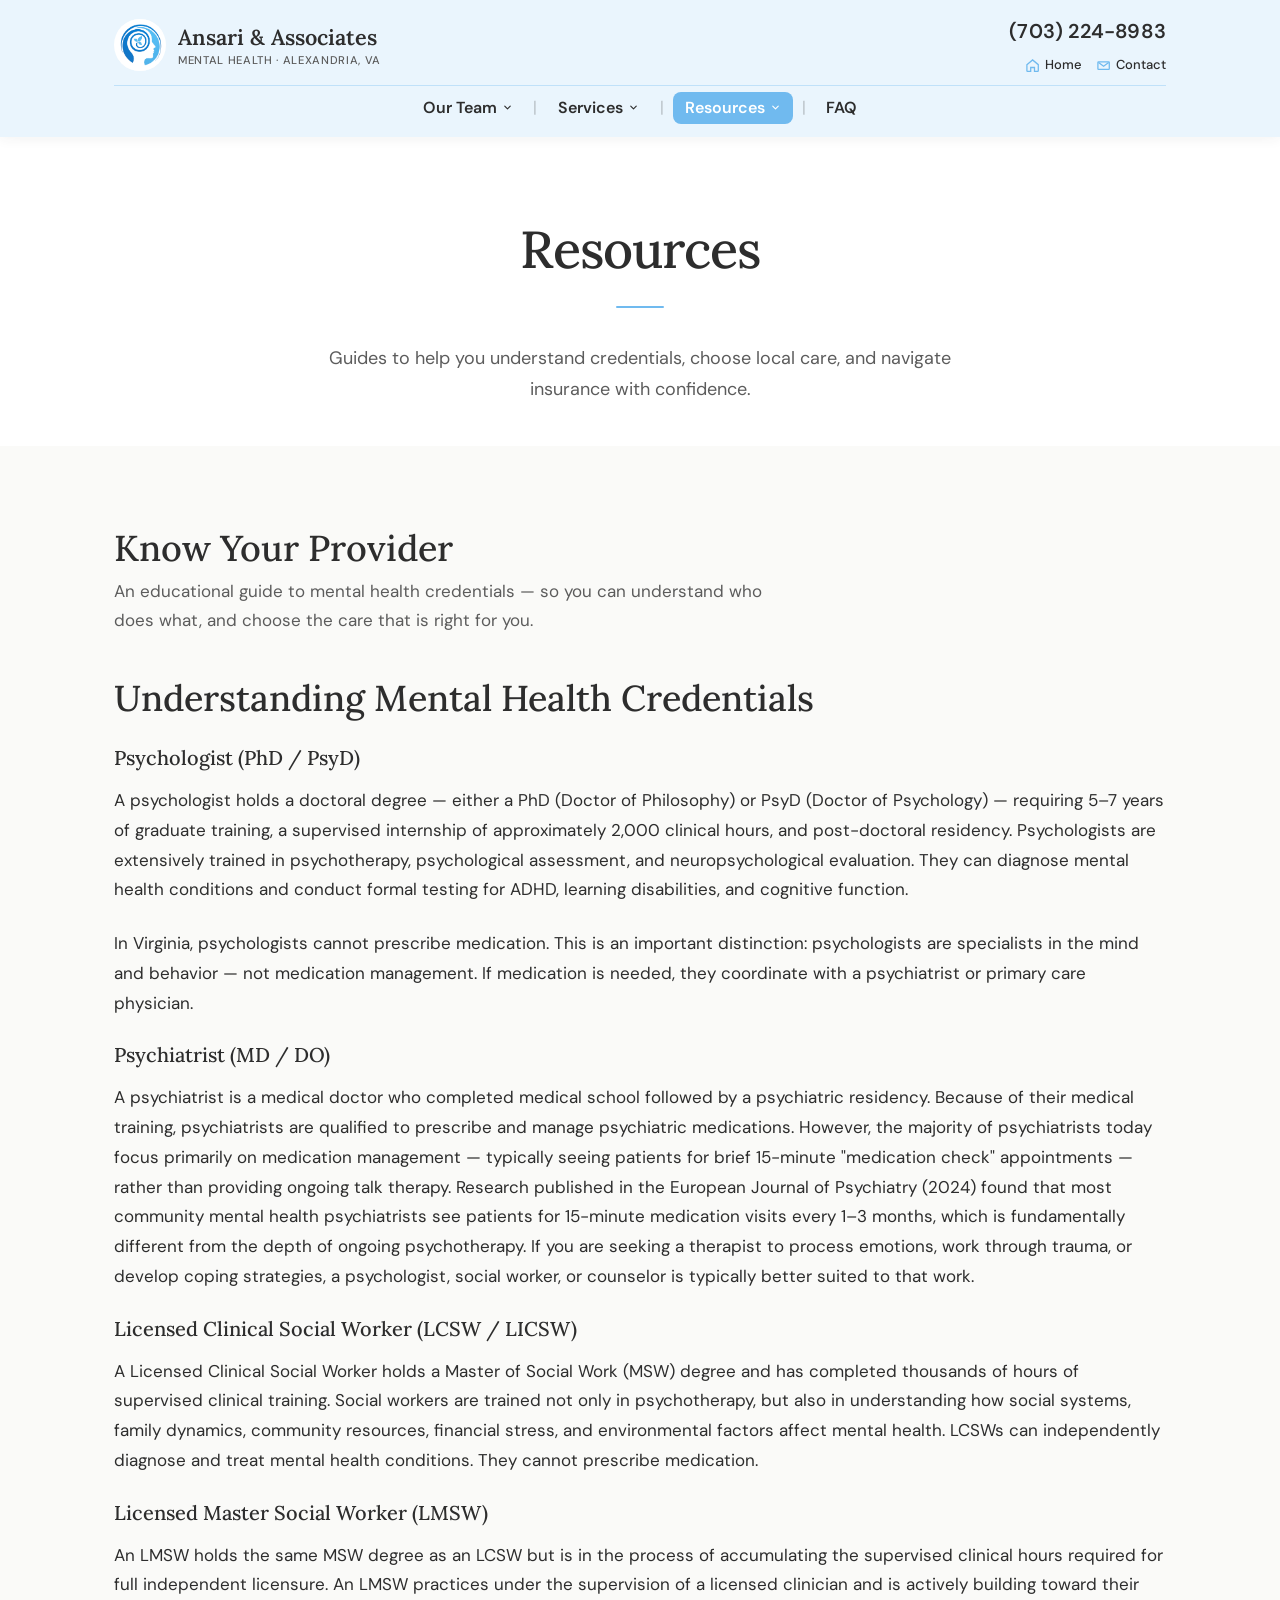
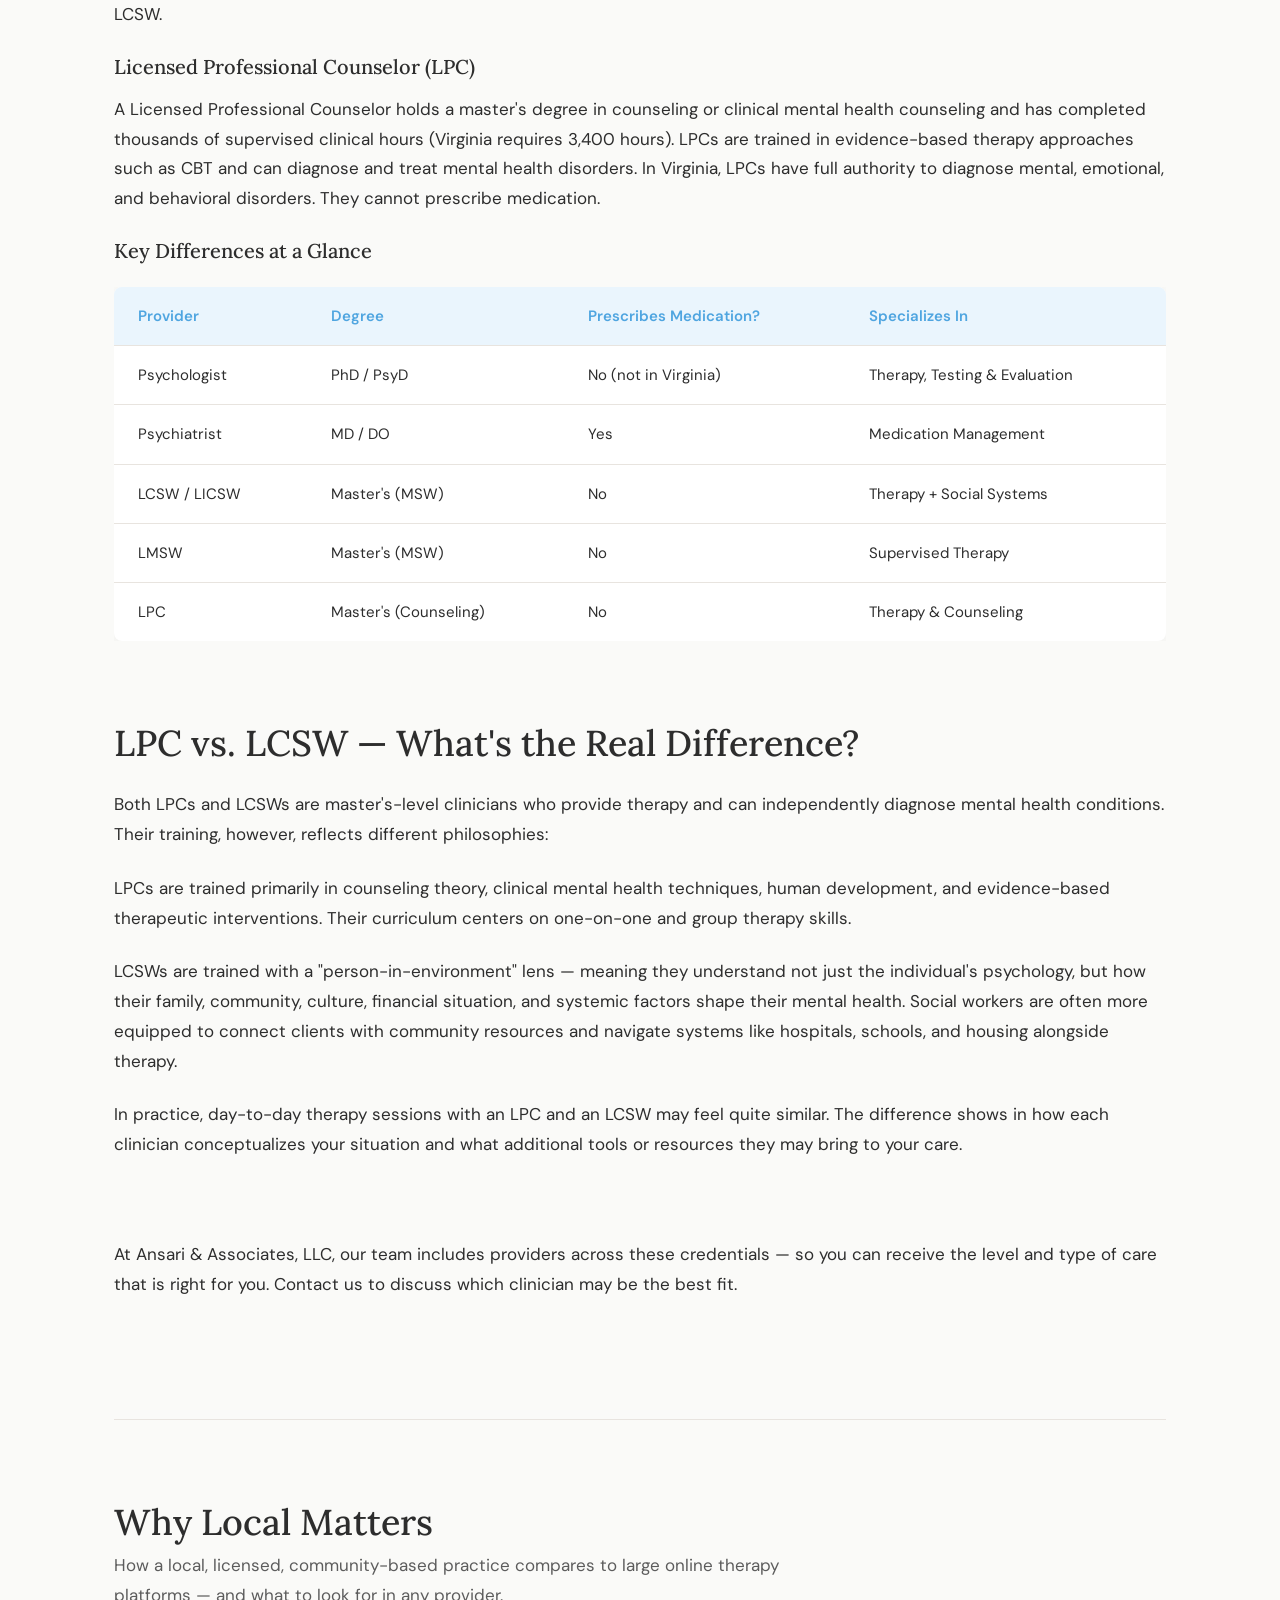
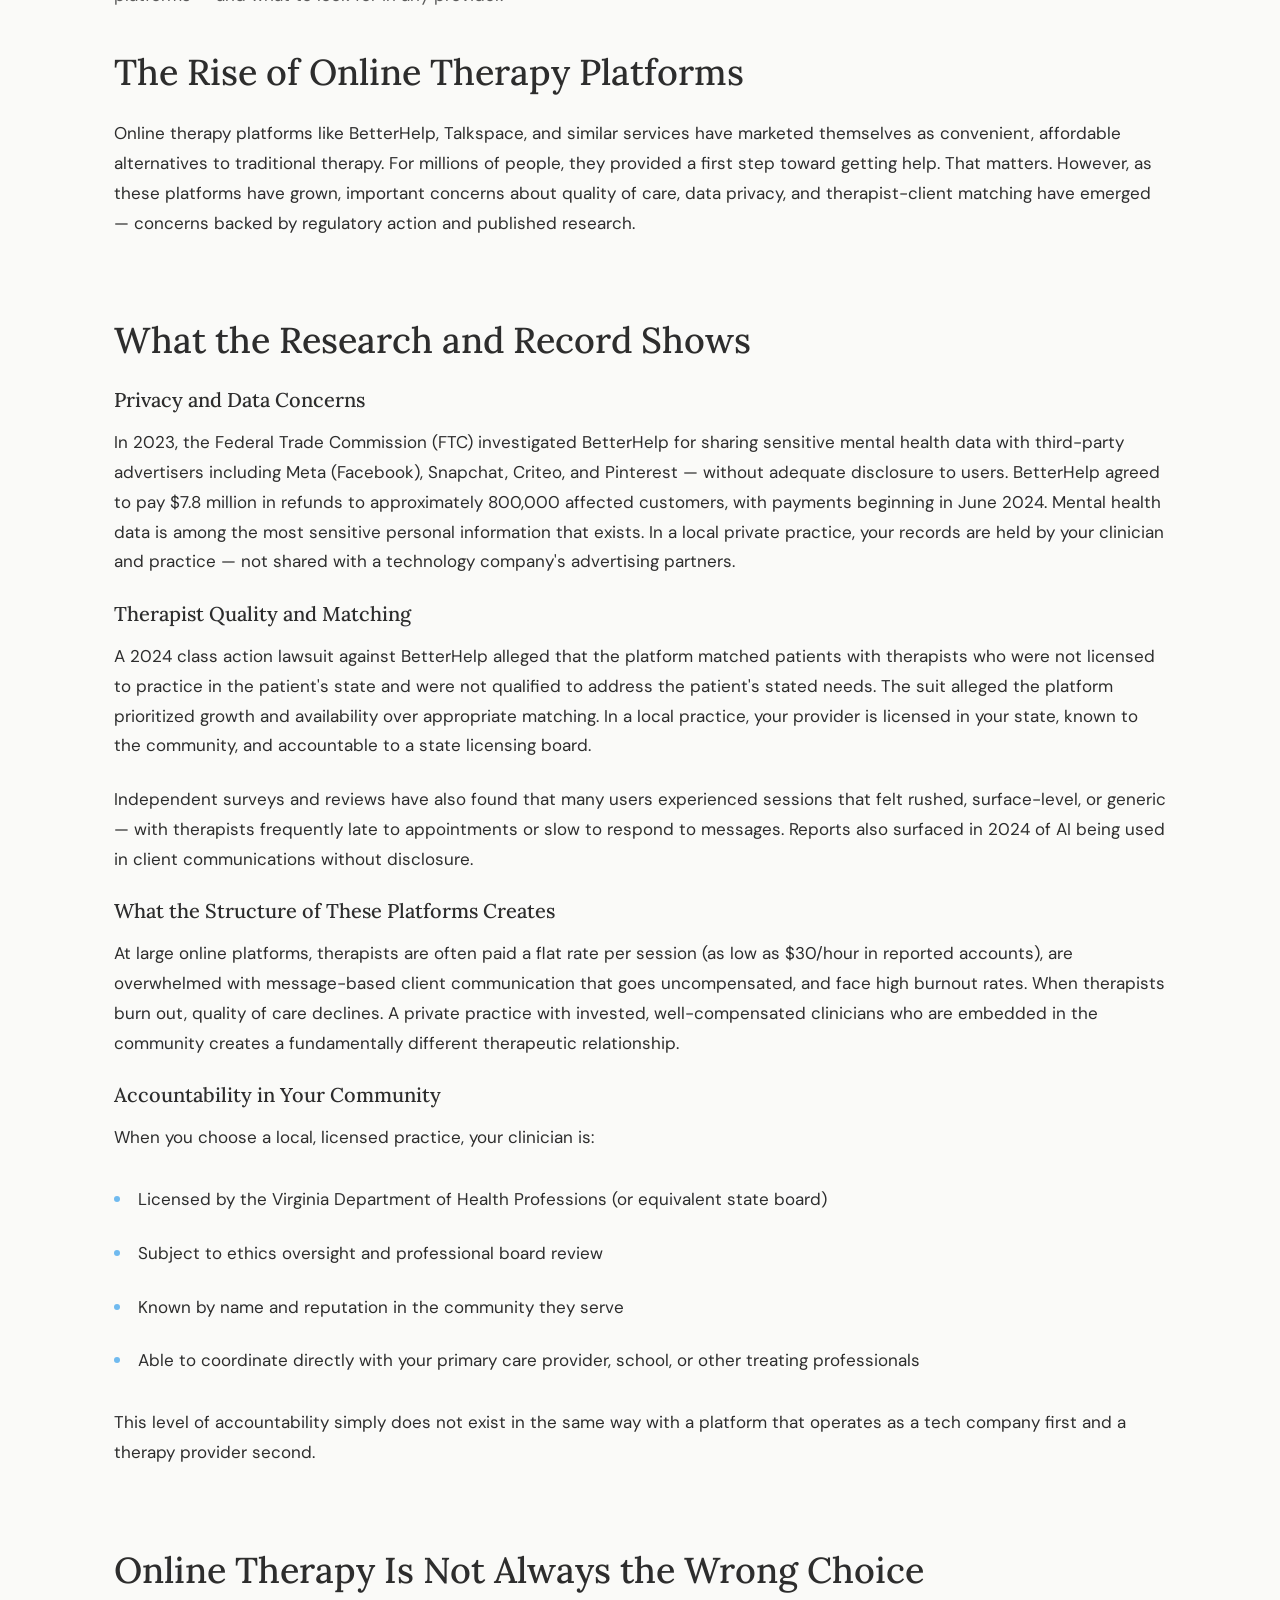
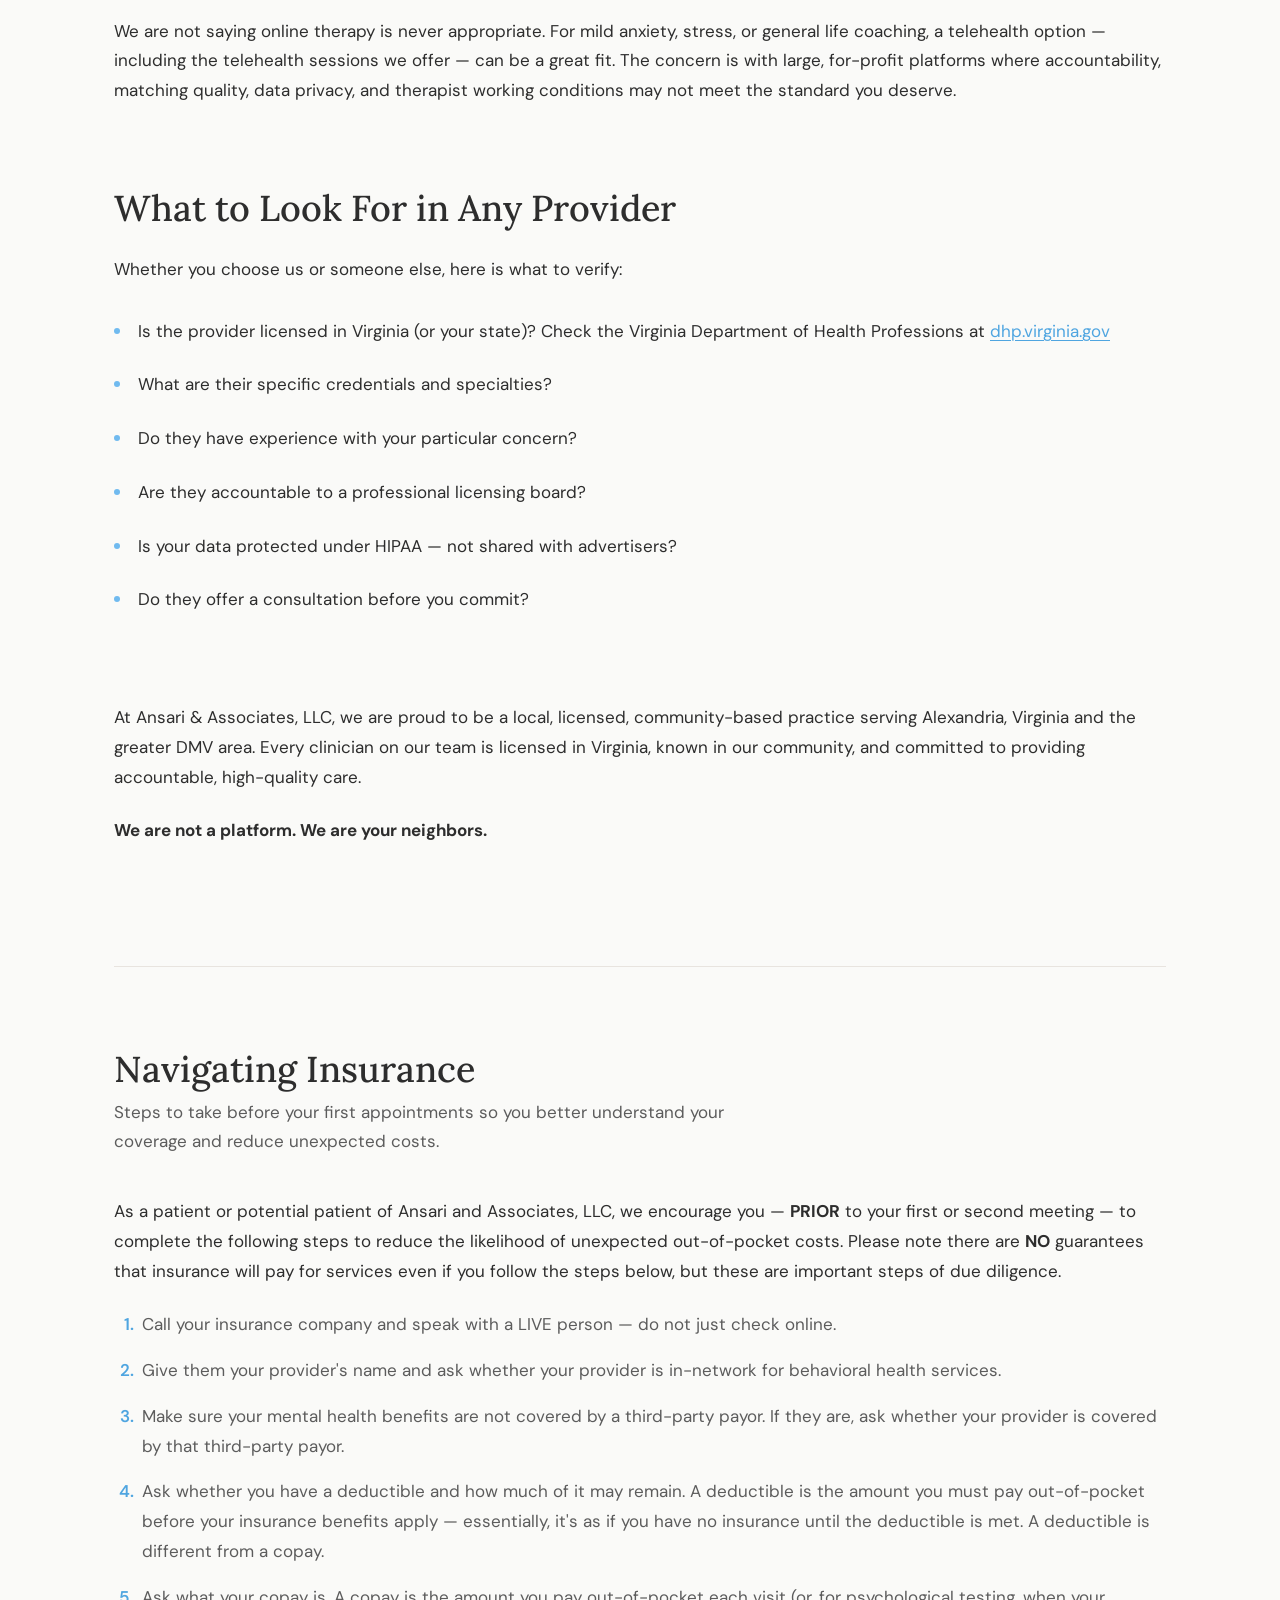
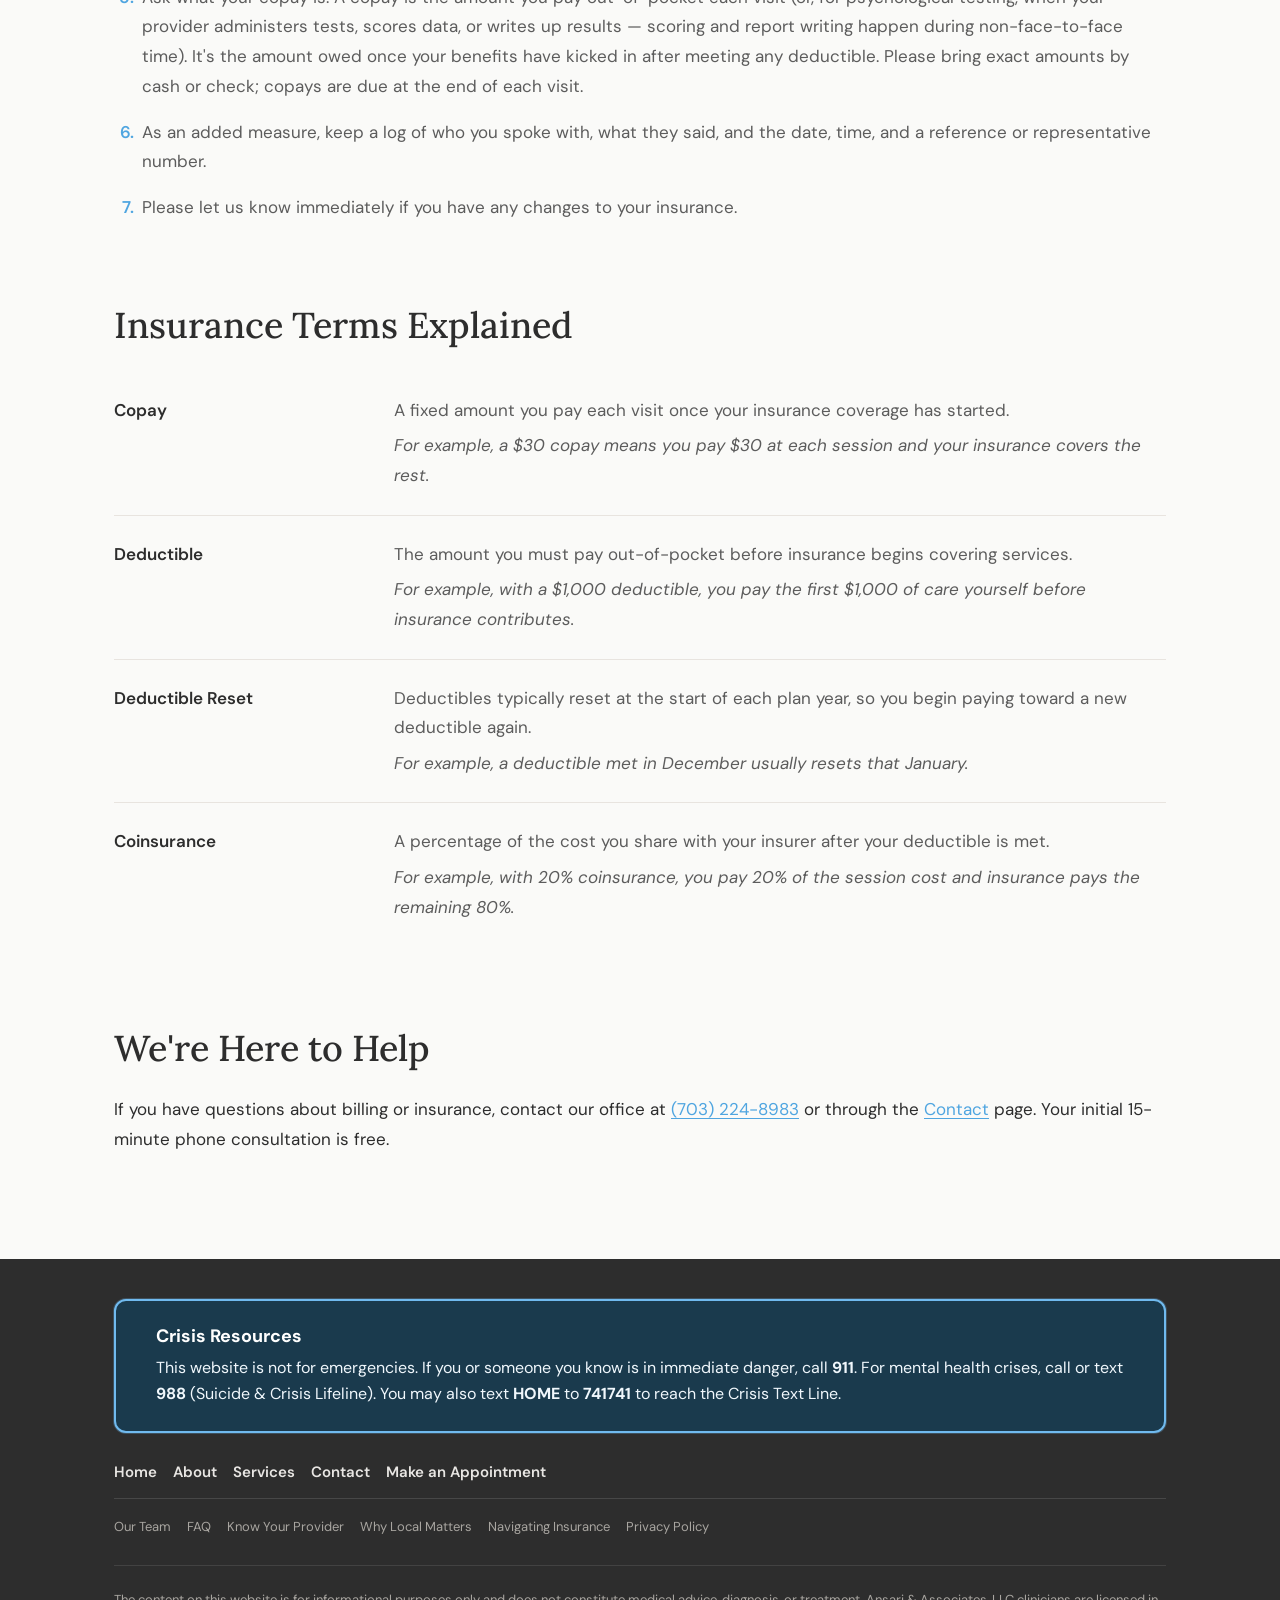
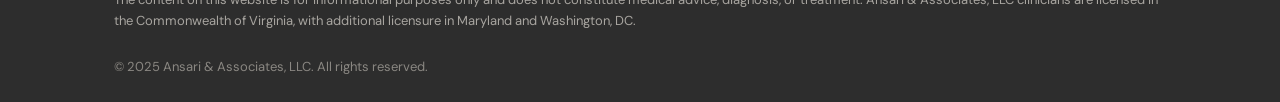
<file: why-local-matters.html>
<!DOCTYPE html>
<html lang="en">
<head>
  <meta charset="UTF-8">
  <meta http-equiv="refresh" content="0; url=resources.html#why-local-matters">
  <link rel="canonical" href="resources.html#why-local-matters">
  <title>Redirecting…</title>
  <script>location.replace("resources.html#why-local-matters");</script>
</head>
<body>
  <p>This page has moved. <a href="resources.html#why-local-matters">Continue to Resources</a>.</p>
</body>
</html>
</file>
<file: css/styles.css>
/* Ansari & Associates — Psychology Practice Site */

:root {
  --color-bg: #fafaf8;
  --color-bg-alt: #f5f3f0;
  --color-utility: #70baef;
  --color-surface: #ffffff;
  --accent: #70baef;
  --color-accent: #70baef;
  --color-accent-dark: #4fa5e0;
  --color-accent-light: #eaf5fd;
  --color-teal: #4fa5e0;
  --color-text: #2d2d2d;
  --color-text-muted: #5c5c5c;
  --color-border: #e8e4df;
  --font-serif: "Lora", Georgia, "Times New Roman", serif;
  --font-sans: "DM Sans", system-ui, -apple-system, sans-serif;
  --space-xs: 0.5rem;
  --space-sm: 1rem;
  --space-md: 1.5rem;
  --space-lg: 2.5rem;
  --space-xl: 5rem;
  --space-2xl: 7.5rem;
  --max-width: 68.75rem;
  --nav-height: auto;
  --utility-height: 0px;
  --header-total: 0px;
  --radius: 8px;
  --radius-lg: 12px;
  --shadow-sm: 0 2px 12px rgba(45, 45, 45, 0.06);
  --shadow-md: 0 8px 32px rgba(45, 45, 45, 0.08);
  --shadow-card: 0 4px 24px rgba(45, 45, 45, 0.07);
  --transition: 0.2s ease;
}

*,
*::before,
*::after {
  box-sizing: border-box;
}

html {
  scroll-behavior: smooth;
}

body {
  margin: 0;
  font-family: var(--font-sans);
  font-size: 1.0625rem;
  line-height: 1.75;
  color: var(--color-text);
  background-color: var(--color-bg);
  -webkit-font-smoothing: antialiased;
}

img {
  max-width: 100%;
  height: auto;
  display: block;
}

a {
  color: var(--color-accent-dark);
  text-decoration-thickness: 1px;
  text-underline-offset: 0.2em;
  transition: color var(--transition);
}

a:hover,
a:focus-visible {
  color: var(--color-teal);
}

h1,
h2,
h3,
h4 {
  font-family: var(--font-serif);
  font-weight: 500;
  line-height: 1.25;
  color: var(--color-text);
  margin-top: 0;
}

h1 {
  font-size: clamp(2.25rem, 4.5vw, 3.25rem);
  letter-spacing: -0.02em;
}

h2 {
  font-size: clamp(1.625rem, 3vw, 2.25rem);
  margin-bottom: var(--space-md);
}

h3 {
  font-size: 1.25rem;
  margin-bottom: var(--space-sm);
}

p {
  margin: 0 0 var(--space-md);
}

ul {
  margin: 0 0 var(--space-md);
  padding-left: 1.25rem;
}

li {
  margin-bottom: 0.5rem;
}

li::marker {
  color: var(--color-accent);
}

.skip-link {
  position: absolute;
  top: -100%;
  left: var(--space-sm);
  z-index: 300;
  padding: var(--space-xs) var(--space-sm);
  background: var(--color-accent-dark);
  color: #fff;
  border-radius: var(--radius);
  text-decoration: none;
}

.skip-link:focus {
  top: var(--space-sm);
}

/* Site header — pale blue bar; #70BAEF used as accent only */
.site-header {
  position: sticky;
  top: 0;
  z-index: 200;
  background: var(--color-accent-light);
  box-shadow: var(--shadow-sm);
}

.header-bar {
  background: var(--color-accent-light);
  color: var(--color-text);
}

.header-bar__top {
  display: flex;
  align-items: center;
  justify-content: space-between;
  gap: 1rem;
  padding: 0.85rem 0 0.5rem;
  flex-wrap: nowrap;
}

.logo {
  display: flex;
  align-items: center;
  gap: 0.75rem;
  text-decoration: none;
  color: var(--color-text);
  flex: 0 1 auto;
  min-width: 0;
}

.logo__img {
  width: 3.25rem;
  height: 3.25rem;
  object-fit: contain;
  flex-shrink: 0;
  background: #ffffff;
  border-radius: 50%;
}

.logo__text {
  font-family: var(--font-serif);
  font-size: 1.35rem;
  font-weight: 600;
  line-height: 1.25;
  color: var(--color-text);
}

.logo__text span {
  display: block;
  font-family: var(--font-sans);
  font-size: 0.7rem;
  font-weight: 500;
  color: var(--color-text-muted);
  letter-spacing: 0.06em;
  text-transform: uppercase;
  margin-top: 0.15rem;
}

.header-bar__right {
  display: flex;
  flex-direction: column;
  align-items: flex-end;
  gap: 0.35rem;
  flex-shrink: 0;
}

.header-phone {
  font-family: var(--font-sans);
  font-size: 1.25rem;
  font-weight: 600;
  color: var(--color-text);
  text-decoration: none;
  letter-spacing: 0.01em;
  white-space: nowrap;
}

.header-phone:hover,
.header-phone:focus-visible {
  color: var(--color-accent-dark);
  text-decoration: underline;
}

.header-quick-links {
  display: flex;
  align-items: center;
  gap: 0.85rem;
}

.header-quick-links a {
  display: inline-flex;
  align-items: center;
  gap: 0.3rem;
  color: var(--color-text);
  text-decoration: none;
  font-size: 0.8125rem;
  font-weight: 500;
}

.header-quick-links a:hover,
.header-quick-links a:focus-visible {
  color: var(--color-accent-dark);
  text-decoration: underline;
}

.header-quick-links svg {
  width: 0.95rem;
  height: 0.95rem;
  flex-shrink: 0;
  color: var(--accent);
  stroke: var(--accent);
}

.nav-toggle {
  display: none;
  background: #ffffff;
  border: 1px solid var(--color-border);
  border-radius: var(--radius);
  padding: 0.5rem 0.75rem;
  cursor: pointer;
  font-family: var(--font-sans);
  font-size: 0.875rem;
  color: var(--color-text);
  flex-shrink: 0;
}

.main-nav {
  display: flex;
  align-items: center;
  justify-content: center;
  padding: 0.35rem 0 0.85rem;
  border-top: 1px solid rgba(112, 186, 239, 0.35);
  min-width: 0;
}

.main-nav > ul {
  display: flex;
  align-items: center;
  justify-content: center;
  flex-wrap: wrap;
  gap: 0;
  list-style: none;
  margin: 0;
  padding: 0;
}

.main-nav > ul > li {
  margin: 0;
  flex-shrink: 0;
  display: flex;
  align-items: center;
}

.main-nav > ul > li:not(:last-child)::after {
  content: "|";
  color: rgba(45, 45, 45, 0.3);
  margin: 0 0.55rem;
  font-weight: 300;
  user-select: none;
}

/* Hidden mobile-only items shouldn't leave a trailing pipe on desktop */
.main-nav > ul > li:has(+ .nav-mobile-only)::after {
  display: none;
}

.main-nav > ul > li > a,
.nav-dropdown__toggle {
  text-decoration: none;
  font-size: 1rem;
  font-weight: 600;
  color: var(--color-text);
  padding: 0.4rem 0.75rem;
  background: none;
  border: none;
  cursor: pointer;
  font-family: var(--font-sans);
  display: inline-flex;
  align-items: center;
  gap: 0.3rem;
  white-space: nowrap;
  line-height: 1.2;
  border-radius: var(--radius);
  transition: background var(--transition), color var(--transition);
}

.nav-dropdown__toggle::after {
  content: "";
  width: 0.7rem;
  height: 0.7rem;
  flex-shrink: 0;
  background-color: currentColor;
  -webkit-mask: url("data:image/svg+xml,%3Csvg xmlns='http://www.w3.org/2000/svg' viewBox='0 0 24 24' fill='none' stroke='black' stroke-width='2.5' stroke-linecap='round' stroke-linejoin='round'%3E%3Cpath d='M6 9l6 6 6-6'/%3E%3C/svg%3E") no-repeat center / contain;
  mask: url("data:image/svg+xml,%3Csvg xmlns='http://www.w3.org/2000/svg' viewBox='0 0 24 24' fill='none' stroke='black' stroke-width='2.5' stroke-linecap='round' stroke-linejoin='round'%3E%3Cpath d='M6 9l6 6 6-6'/%3E%3C/svg%3E") no-repeat center / contain;
  transition: transform var(--transition);
}

@media (hover: hover) and (min-width: 1025px) {
  .nav-dropdown:hover .nav-dropdown__toggle::after,
  .nav-dropdown:focus-within .nav-dropdown__toggle::after {
    transform: rotate(180deg);
  }
}

.main-nav > ul > li > a:hover,
.main-nav > ul > li > a:focus-visible,
.main-nav > ul > li > a[aria-current="page"],
.nav-dropdown__toggle:hover,
.nav-dropdown__toggle:focus-visible,
.nav-dropdown__toggle[aria-current="page"],
.nav-dropdown:hover > .nav-dropdown__toggle {
  background: var(--accent);
  color: #ffffff;
}

/* Home / Contact appear in the hamburger menu only */
.main-nav > ul > li.nav-mobile-only {
  display: none;
}

.btn--nav-cta {
  white-space: nowrap;
  flex-shrink: 0;
  padding: 0.55rem 1.1rem;
  font-size: 0.8125rem;
}

/* Dropdown */
.nav-dropdown {
  position: relative;
}

@media (hover: hover) and (min-width: 1025px) {
  .nav-dropdown::before {
    content: "";
    position: absolute;
    top: 100%;
    left: -0.5rem;
    right: -0.5rem;
    height: 0.85rem;
    pointer-events: none;
  }

  .nav-dropdown:hover::before,
  .nav-dropdown:focus-within::before {
    pointer-events: auto;
  }
}

.nav-dropdown__menu {
  position: absolute;
  top: calc(100% + 0.45rem);
  left: 50%;
  transform: translateX(-50%);
  min-width: 15rem;
  background: var(--color-surface);
  border-radius: var(--radius);
  box-shadow: var(--shadow-md);
  list-style: none;
  margin: 0;
  padding: 0;
  opacity: 0;
  visibility: hidden;
  pointer-events: none;
  transition: opacity var(--transition), visibility var(--transition);
  z-index: 50;
  overflow: hidden;
}

.nav-dropdown.is-open .nav-dropdown__menu,
.nav-dropdown:hover .nav-dropdown__menu {
  opacity: 1;
  visibility: visible;
  pointer-events: auto;
}

.nav-dropdown__menu li {
  margin: 0;
  border-bottom: 1px solid var(--color-border);
}

.nav-dropdown__menu li:last-child {
  border-bottom: none;
}

.nav-dropdown__menu a {
  display: block;
  width: 100%;
  box-sizing: border-box;
  padding: 12px 1.25rem;
  font-size: 0.9375rem;
  font-weight: 500;
  color: var(--color-text);
  text-decoration: none;
  white-space: nowrap;
  transition: background var(--transition), color var(--transition);
}

.nav-dropdown__menu a:hover,
.nav-dropdown__menu a:focus-visible,
.nav-dropdown__menu a[aria-current="page"] {
  background: #EAF5FD;
  color: #70BAEF;
}

/* Legacy utility-bar hidden (merged into header-bar) */
.utility-bar {
  display: none;
}

/* Layout */
.container {
  max-width: var(--max-width);
  margin: 0 auto;
  padding: 0 var(--space-md);
}

.section {
  padding: var(--space-xl) 0;
}

.section--alt {
  background-color: var(--color-bg-alt);
}

.section--tight {
  padding: var(--space-lg) 0;
}

.section-heading {
  text-align: center;
  max-width: 40rem;
  margin: 0 auto var(--space-lg);
}

.section-heading::after {
  content: "";
  display: block;
  width: 3rem;
  height: 2px;
  background: var(--color-accent);
  margin: var(--space-md) auto 0;
  border-radius: 1px;
}

.page-header {
  padding: var(--space-xl) 0 var(--space-lg);
  text-align: center;
  background: var(--color-surface);
}

.page-header .section-label {
  margin-bottom: var(--space-sm);
}

.page-header h1::after {
  content: "";
  display: block;
  width: 3rem;
  height: 2px;
  background: var(--color-accent);
  margin: var(--space-md) auto 0;
  border-radius: 1px;
}

.page-header p {
  max-width: 40rem;
  margin: var(--space-sm) auto 0;
  color: var(--color-text-muted);
  font-size: 1.125rem;
}

.section-label {
  display: block;
  font-family: var(--font-sans);
  font-size: 0.75rem;
  font-weight: 600;
  letter-spacing: 0.12em;
  text-transform: uppercase;
  color: var(--color-accent-dark);
  margin-bottom: var(--space-sm);
}

/* Hero */
.hero {
  padding: var(--space-2xl) 0;
  background: var(--color-surface);
}

.hero__grid {
  display: grid;
  grid-template-columns: 1fr minmax(16rem, 24rem);
  gap: clamp(2rem, 5vw, 4rem);
  align-items: center;
}

.hero__content {
  text-align: left;
}

.hero__label {
  margin-bottom: var(--space-md);
}

.hero__headline {
  margin: 0 0 var(--space-md);
}

.hero__headline em {
  font-style: italic;
  font-weight: 400;
}

.hero__subheadline {
  font-size: 1.125rem;
  font-weight: 400;
  color: var(--color-text-muted);
  margin: 0 0 var(--space-md);
  line-height: 1.65;
}

.hero__intro {
  font-size: 1rem;
  color: var(--color-text);
  margin: 0 0 var(--space-lg);
  line-height: 1.75;
}

.hero__photo {
  margin: 0;
}

.profile-photo {
  margin: 0;
}

.profile-photo img {
  width: 100%;
  aspect-ratio: 4 / 5;
  object-fit: cover;
  object-position: center top;
  border-radius: var(--radius-lg);
  box-shadow: var(--shadow-card);
  border: none;
}

.office-gallery__grid {
  display: grid;
  grid-template-columns: 1fr 1fr;
  gap: var(--space-md);
  margin-top: var(--space-md);
}

.office-gallery__item {
  margin: 0;
}

.office-gallery__item img {
  display: block;
  width: 100%;
  max-height: 300px;
  object-fit: cover;
  object-position: center;
  border-radius: var(--radius-lg);
  box-shadow: var(--shadow-card);
}

@media (max-width: 600px) {
  .office-gallery__grid {
    grid-template-columns: 1fr;
  }
}

.hero__below {
  padding: var(--space-xl) 0;
  background: var(--color-bg);
}

/* Services grid (home) */
.services-grid-section {
  padding: var(--space-2xl) 0;
  background: var(--color-bg-alt);
}

.services-grid {
  display: grid;
  grid-template-columns: repeat(3, 1fr);
  gap: var(--space-md);
  margin-top: var(--space-lg);
}

.service-card {
  background: var(--color-surface);
  border-radius: var(--radius-lg);
  padding: var(--space-lg);
  box-shadow: var(--shadow-card);
  display: flex;
  flex-direction: column;
  transition: transform var(--transition), box-shadow var(--transition);
}

.service-card:hover {
  transform: translateY(-2px);
  box-shadow: var(--shadow-md);
}

.service-card__icon {
  width: 2.75rem;
  height: 2.75rem;
  color: var(--color-accent);
  margin-bottom: var(--space-md);
}

.service-card__title {
  font-family: var(--font-serif);
  font-size: 1.25rem;
  font-weight: 600;
  margin: 0 0 var(--space-sm);
  color: var(--color-text);
}

.service-card__desc {
  font-size: 0.9375rem;
  color: var(--color-text-muted);
  line-height: 1.65;
  flex-grow: 1;
  margin-bottom: var(--space-md);
}

.service-card__link {
  font-size: 0.9375rem;
  font-weight: 500;
  color: var(--color-accent-dark);
  text-decoration: none;
  margin-top: auto;
}

.service-card__link:hover,
.service-card__link:focus-visible {
  color: var(--color-teal);
}

/* About intro */
.about-intro {
  padding-bottom: var(--space-lg);
  margin-bottom: var(--space-xl);
  border-bottom: 1px solid var(--color-border);
}

.about-intro__grid {
  display: grid;
  grid-template-columns: minmax(14rem, 19rem) 1fr;
  gap: var(--space-xl);
  align-items: start;
}

.about-intro__photo img {
  aspect-ratio: 3 / 4;
}

.about-intro__content h1 {
  font-size: clamp(1.75rem, 3vw, 2.25rem);
  margin-bottom: var(--space-xs);
}

.about-intro__title {
  font-size: 1.0625rem;
  color: var(--color-text-muted);
  margin: 0 0 var(--space-md);
}

/* Credential info cards — styled to match the clean Credentials table:
   white surface, muted-gray labels, thin light-gray row dividers. */
.credentials-intro-card {
  margin-top: 0;
  background: var(--color-surface);
  border: none;
  box-shadow: var(--shadow-card);
}

.credentials-intro-card ul {
  list-style: none;
  padding: 0;
  margin: 0;
}

.credentials-intro-card li {
  padding: 0.75rem 0;
  border-bottom: 1px solid var(--color-border);
  margin: 0;
  font-size: 1rem;
  color: var(--color-text);
}

.credentials-intro-card li:last-child {
  border-bottom: none;
}

.credentials-intro-card strong {
  color: var(--color-text-muted);
  font-weight: 500;
  font-family: var(--font-sans);
  font-size: 0.875rem;
}

/* Trust badges */
.trust-badges {
  display: grid;
  grid-template-columns: repeat(auto-fit, minmax(10rem, 1fr));
  gap: var(--space-md);
  margin: 0;
  padding: var(--space-lg);
  background: var(--color-surface);
  border-radius: var(--radius-lg);
  box-shadow: var(--shadow-card);
}

.trust-badge {
  display: flex;
  flex-direction: column;
  align-items: center;
  text-align: center;
  gap: var(--space-xs);
}

.trust-badge__icon {
  width: 2.5rem;
  height: 2.5rem;
  color: var(--color-accent);
}

.trust-badge__label {
  font-size: 0.875rem;
  color: var(--color-text);
  line-height: 1.4;
  font-weight: 500;
}

/* Buttons */
.btn-row {
  display: flex;
  flex-wrap: wrap;
  gap: var(--space-sm);
}

.hero .btn-row {
  justify-content: flex-start;
}

.btn-row--center {
  justify-content: center;
}

.btn {
  display: inline-block;
  padding: 0.875rem 1.75rem;
  font-family: var(--font-sans);
  font-size: 0.9375rem;
  font-weight: 600;
  text-decoration: none;
  border-radius: var(--radius);
  border: 2px solid transparent;
  cursor: pointer;
  transition: background var(--transition), color var(--transition), border-color var(--transition), box-shadow var(--transition);
}

.btn--primary {
  background: var(--color-accent);
  color: #fff;
  border-color: var(--color-accent);
}

.btn--primary:hover,
.btn--primary:focus-visible {
  background: var(--color-accent-dark);
  border-color: var(--color-accent-dark);
  color: #fff;
  box-shadow: var(--shadow-sm);
}

.btn--secondary {
  background: transparent;
  color: var(--color-accent-dark);
  border-color: var(--color-accent);
}

.btn--secondary:hover,
.btn--secondary:focus-visible {
  background: var(--color-accent-light);
  color: var(--color-accent-dark);
}

/* Cards */
.card-grid {
  display: grid;
  grid-template-columns: repeat(auto-fit, minmax(16rem, 1fr));
  gap: var(--space-md);
}

.card {
  background: var(--color-surface);
  border: none;
  border-radius: var(--radius-lg);
  padding: var(--space-lg);
  box-shadow: var(--shadow-card);
}

.card__title {
  font-family: var(--font-serif);
  font-size: 1.125rem;
  margin-bottom: var(--space-xs);
  color: var(--color-accent-dark);
}

.card__value {
  font-size: 1.75rem;
  font-weight: 500;
  color: var(--color-text);
  margin-bottom: var(--space-xs);
  font-family: var(--font-serif);
}

.card p:last-child {
  margin-bottom: 0;
}

/* Credentials table — one unified responsive table at every screen size.
   Padding, font size, and label width adjust naturally between breakpoints. */
.credentials-table {
  width: 100%;
  margin: 0;
  border-collapse: collapse;
  background: #fdfcfb;
  border-radius: 12px;
  overflow: hidden;
  box-shadow: var(--shadow-card);
}

.credentials-table th,
.credentials-table td {
  padding: 1.5rem 2rem;
  text-align: left;
  vertical-align: baseline;
  border-bottom: 1px solid #e5e0da;
}

.credentials-table tr:last-child th,
.credentials-table tr:last-child td {
  border-bottom: none;
}

/* Label column: shrinks to fit the widest label (e.g. "NPI (Individual)")
   and never wraps, so all labels line up; value column takes the rest. */
.credentials-table th {
  width: 1%;
  white-space: nowrap;
  font-weight: 500;
  font-family: var(--font-sans);
  font-size: 0.9375rem;
  color: #8a8580;
  background: none;
}

.credentials-table td {
  font-size: 1.125rem;
  color: var(--color-text);
}

/* Tag list */
.tag-list {
  display: flex;
  flex-wrap: wrap;
  gap: 0.5rem;
  list-style: none;
  padding: 0;
  margin: var(--space-md) 0 0;
}

.tag-list li {
  margin: 0;
  padding: 0.375rem 0.875rem;
  background: var(--color-accent-light);
  color: var(--color-accent-dark);
  border-radius: 2rem;
  font-size: 0.875rem;
}

.focus-areas {
  display: flex;
  flex-wrap: wrap;
  gap: var(--space-sm);
  margin: var(--space-md) 0;
}

.focus-area {
  padding: var(--space-sm) var(--space-md);
  background: var(--color-accent);
  color: #fff;
  border-radius: var(--radius);
  font-weight: 500;
  font-size: 0.9375rem;
}

/* FAQ */
.faq-list {
  max-width: 48rem;
  margin: 0 auto;
}

.faq-item {
  border: none;
  border-radius: var(--radius-lg);
  margin-bottom: var(--space-sm);
  background: var(--color-surface);
  overflow: hidden;
  box-shadow: var(--shadow-sm);
}

/* Content stays in DOM (open) but height is controlled by JS */
.faq-item > .faq-item__answer {
  display: block;
}

.faq-item summary {
  padding: var(--space-md) var(--space-lg);
  font-weight: 500;
  cursor: pointer;
  list-style: none;
  display: flex;
  justify-content: space-between;
  align-items: center;
  gap: var(--space-sm);
  font-family: var(--font-serif);
  font-size: 1.0625rem;
}

.faq-item summary::-webkit-details-marker {
  display: none;
}

.faq-item summary::after {
  content: "+";
  font-family: var(--font-sans);
  font-size: 1.25rem;
  color: var(--color-accent);
  flex-shrink: 0;
}

.faq-item.is-open summary::after {
  content: "−";
}

.faq-item summary:hover,
.faq-item summary:focus-visible {
  background: var(--color-accent-light);
  outline: none;
}

.faq-item__answer {
  height: 0;
  overflow: hidden;
  transition: height 0.35s ease-out;
  color: var(--color-text-muted);
}

.faq-item.is-open .faq-item__answer {
  /* height set by JavaScript for smooth animation */
}

.faq-item__answer-inner {
  padding: 0 var(--space-lg) var(--space-md);
}

.faq-item__answer-inner > p {
  margin: 0;
  padding-top: var(--space-md);
  border-top: 1px solid var(--color-border);
}

/* Contact */
.contact-layout {
  display: grid;
  grid-template-columns: 1fr 1fr;
  gap: var(--space-xl);
  align-items: stretch;
}

.contact-form {
  background: var(--color-surface);
  padding: var(--space-lg);
  border-radius: var(--radius-lg);
  box-shadow: var(--shadow-card);
  height: 100%;
  box-sizing: border-box;
}

.form-group {
  margin-bottom: var(--space-md);
}

.form-group label {
  display: block;
  font-size: 0.875rem;
  font-weight: 500;
  margin-bottom: 0.375rem;
  color: var(--color-text);
}

.form-group input,
.form-group select,
.form-group textarea {
  width: 100%;
  padding: 0.75rem;
  font-family: var(--font-sans);
  font-size: 1rem;
  border: 1px solid var(--color-border);
  border-radius: var(--radius);
  background: var(--color-bg);
  color: var(--color-text);
  transition: border-color var(--transition), box-shadow var(--transition);
}

.form-group input:focus,
.form-group select:focus,
.form-group textarea:focus {
  outline: none;
  border-color: var(--color-accent);
  box-shadow: 0 0 0 3px var(--color-accent-light);
}

.form-group textarea {
  min-height: 8rem;
  resize: vertical;
}

.form-note {
  font-size: 0.875rem;
  color: var(--color-text-muted);
  margin-bottom: var(--space-md);
  padding: var(--space-sm);
  background: var(--color-accent-light);
  border-radius: var(--radius);
  border-left: 3px solid var(--color-accent);
}

.contact-details {
  display: flex;
  flex-direction: column;
  height: 100%;
}

.contact-details h2 {
  margin-bottom: var(--space-md);
}

.contact-details h3 {
  margin-top: var(--space-md);
  margin-bottom: 0.35rem;
}

.contact-details h3:first-child {
  margin-top: 0;
}

.contact-details > p {
  margin: 0 0 var(--space-md);
}

/* Keep Phone → Office Location and Address → map gaps even with sibling blocks */
.contact-details > p:has(+ h3),
.contact-details > p:has(+ .map-container) {
  margin-bottom: 0;
}

.contact-details a {
  text-decoration: none;
  font-weight: 500;
}

.contact-details a:hover {
  text-decoration: underline;
}

.map-container {
  width: 100%;
  flex: 1 1 auto;
  min-height: 16rem;
  margin-top: var(--space-md);
  border-radius: var(--radius-lg);
  overflow: hidden;
  box-shadow: var(--shadow-card);
  background: var(--color-bg-alt);
}

.map-container iframe {
  display: block;
  width: 100%;
  height: 100%;
  border: 0;
}

.two-col {
  display: grid;
  grid-template-columns: 1fr 1fr;
  gap: var(--space-xl);
  align-items: start;
}

.content-block + .content-block {
  margin-top: var(--space-xl);
}

.content-block[id] {
  scroll-margin-top: calc(var(--header-total) + 1rem);
}

.approach-list {
  list-style: none;
  padding: 0;
}

.approach-list li {
  padding: var(--space-xs) 0 var(--space-xs) 1.5rem;
  position: relative;
}

.approach-list li::before {
  content: "";
  position: absolute;
  left: 0;
  top: 1.1875rem;
  width: 0.375rem;
  height: 0.375rem;
  background: var(--color-accent);
  border-radius: 50%;
}

/* Languages — inline minimal display */
.languages-inline {
  display: flex;
  flex-wrap: wrap;
  align-items: center;
  gap: 0.5rem 0.75rem;
  margin: 0;
  padding: 0;
  list-style: none;
  font-size: 0.875rem;
  color: var(--color-text-muted);
  line-height: 1.6;
}

.languages-inline li {
  display: inline-flex;
  align-items: center;
  gap: 0.4rem;
  margin: 0;
}

.languages-inline li + li::before {
  content: "·";
  margin-right: 0.75rem;
  color: var(--color-border);
}

.languages-inline .flag {
  font-size: 0.95rem;
  line-height: 1;
}

/* Team grid + profile pages */
.team-grid {
  display: grid;
  grid-template-columns: repeat(4, 1fr);
  gap: var(--space-md);
  margin-top: var(--space-lg);
}

.team-card {
  background: var(--color-surface);
  border-radius: var(--radius-lg);
  padding: var(--space-md);
  box-shadow: var(--shadow-card);
  text-decoration: none;
  color: inherit;
  display: flex;
  flex-direction: column;
  align-items: center;
  text-align: center;
  transition: transform var(--transition), box-shadow var(--transition);
}

.team-card:hover,
.team-card:focus-visible {
  transform: translateY(-3px);
  box-shadow: var(--shadow-md);
  color: inherit;
  outline: none;
}

.team-card__photo {
  width: 8rem;
  height: 8rem;
  border-radius: 50%;
  object-fit: cover;
  object-position: center top;
  margin-bottom: var(--space-md);
  box-shadow: 0 4px 16px rgba(45, 45, 45, 0.1);
}

.team-card__name {
  font-family: var(--font-serif);
  font-size: 1.125rem;
  font-weight: 600;
  line-height: 1.3;
  margin: 0 0 0.25rem;
  color: var(--color-text);
}

.team-card__title {
  font-size: 0.8125rem;
  font-weight: 500;
  color: var(--color-accent-dark);
  text-transform: uppercase;
  letter-spacing: 0.06em;
  margin: 0 0 var(--space-sm);
}

.team-card__specialty {
  font-size: 0.9375rem;
  color: var(--color-text-muted);
  line-height: 1.6;
  margin: 0 0 var(--space-md);
  flex-grow: 1;
}

.team-card__link {
  font-size: 0.9375rem;
  font-weight: 500;
  color: var(--color-accent-dark);
  margin-top: auto;
}

.team-card:hover .team-card__link,
.team-card:focus-visible .team-card__link {
  color: var(--color-teal);
}

/* Team profile page */
.team-profile {
  display: grid;
  grid-template-columns: minmax(14rem, 18rem) 1fr;
  gap: var(--space-xl);
  align-items: start;
  padding-bottom: var(--space-lg);
  margin-bottom: var(--space-xl);
  border-bottom: 1px solid var(--color-border);
}

.team-profile__photo {
  width: 100%;
  aspect-ratio: 4 / 5;
  object-fit: cover;
  object-position: center top;
  border-radius: var(--radius-lg);
  box-shadow: var(--shadow-card);
}

.team-profile__title {
  font-size: 1rem;
  color: var(--color-text-muted);
  margin: 0 0 var(--space-md);
}

.team-back-link {
  display: inline-block;
  margin-bottom: var(--space-md);
  font-size: 0.875rem;
  color: var(--color-text-muted);
  text-decoration: none;
}

.team-back-link:hover {
  color: var(--color-accent-dark);
}

.profile-fact {
  display: grid;
  grid-template-columns: 12rem 1fr;
  gap: var(--space-sm);
  padding: 0.5rem 0;
  border-bottom: 1px solid var(--color-border);
  font-size: 0.9375rem;
}

.profile-fact:last-child {
  border-bottom: none;
}

.profile-fact dt {
  font-weight: 500;
  color: var(--color-text-muted);
  margin: 0;
}

.profile-fact dd {
  margin: 0;
  color: var(--color-text);
}

/* Services summary block on home */
.services-summary {
  padding: var(--space-xl) 0;
  background: var(--color-surface);
  border-bottom: 1px solid var(--color-border);
}

.services-summary__inner {
  max-width: 44rem;
  margin: 0 auto;
  text-align: center;
}

.services-summary p {
  margin: var(--space-sm) 0 0;
  font-size: 1.0625rem;
  color: var(--color-text);
  line-height: 1.75;
}

@media (max-width: 1100px) {
  .team-grid {
    grid-template-columns: repeat(2, 1fr);
  }
}

@media (max-width: 700px) {
  .team-grid {
    grid-template-columns: 1fr;
  }

  .team-profile {
    grid-template-columns: 1fr;
    gap: var(--space-lg);
  }

  .team-profile__photo {
    max-width: 16rem;
    margin: 0 auto;
  }

  .profile-fact {
    grid-template-columns: 1fr;
    gap: 0;
  }
}

.languages-label {
  display: block;
  font-family: var(--font-sans);
  font-size: 0.6875rem;
  font-weight: 600;
  letter-spacing: 0.1em;
  text-transform: uppercase;
  color: var(--color-text-muted);
  margin-bottom: 0.4rem;
}

.availability-block {
  padding: var(--space-lg);
  border-radius: var(--radius-lg);
  background: var(--color-accent-light);
  box-shadow: var(--shadow-sm);
}

/* Footer — compact */
.site-footer {
  background: var(--color-text);
  color: #e8e6e3;
  padding: var(--space-lg) 0 var(--space-md);
  margin-top: 0;
}

.site-footer a {
  color: #c8e4f8;
  text-decoration: none;
}

.site-footer a:hover,
.site-footer a:focus-visible {
  color: #fff;
  text-decoration: underline;
}

.footer-grid {
  display: flex;
  flex-wrap: wrap;
  align-items: flex-start;
  justify-content: space-between;
  gap: var(--space-md);
  margin-bottom: var(--space-md);
}

.footer-grid h3 {
  font-family: var(--font-sans);
  font-size: 0.8125rem;
  font-weight: 600;
  text-transform: uppercase;
  letter-spacing: 0.06em;
  color: #a8c4d8;
  margin-bottom: 0.5rem;
}

.footer-grid > div p {
  margin: 0.2rem 0;
  font-size: 0.9375rem;
}

.footer-links {
  margin-bottom: var(--space-md);
}

.footer-links__primary {
  display: flex;
  flex-wrap: wrap;
  align-items: center;
  justify-content: space-between;
  gap: var(--space-sm) var(--space-md);
}

.footer-links__divider {
  height: 1px;
  background: rgba(255, 255, 255, 0.12);
  margin: 0.75rem 0;
}

.footer-nav ul {
  list-style: none;
  padding: 0;
  margin: 0;
  display: flex;
  flex-wrap: wrap;
  gap: 0.35rem 1rem;
  align-items: center;
}

.footer-nav li {
  margin: 0;
}

.footer-nav--primary a {
  font-family: var(--font-sans);
  font-size: 0.9375rem;
  font-weight: 600;
  color: #e8e6e3;
}

.footer-nav--secondary a {
  font-size: 0.8125rem;
  font-weight: 400;
  color: #a8a5a0;
}

.footer-nav--secondary a:hover,
.footer-nav--secondary a:focus-visible {
  color: #e8e6e3;
}

.footer-social {
  display: flex;
  align-items: center;
  gap: 0.65rem;
  flex-shrink: 0;
}

.footer-social__link {
  display: inline-flex;
  align-items: center;
  justify-content: center;
  width: 1.75rem;
  height: 1.75rem;
  color: #a8a5a0;
  border-radius: 50%;
  transition: color 0.15s ease;
}

.footer-social__link:hover,
.footer-social__link:focus-visible {
  color: #e8e6e3;
  text-decoration: none;
}

.footer-social__link svg {
  display: block;
}

.crisis-box {
  background: #1a3a4d;
  border: 2px solid var(--accent);
  border-radius: var(--radius-lg);
  padding: var(--space-md) var(--space-lg);
  margin-bottom: var(--space-md);
  box-shadow: 0 0 0 1px rgba(112, 186, 239, 0.25);
}

.crisis-box h3 {
  font-family: var(--font-sans);
  font-size: 1.125rem;
  font-weight: 700;
  color: #ffffff;
  margin-bottom: 0.5rem;
}

.crisis-box p {
  margin: 0;
  font-size: 1rem;
  line-height: 1.6;
  color: #f0f7fc;
}

.legal-disclaimer {
  font-size: 0.8125rem;
  color: #a8a5a0;
  line-height: 1.6;
  margin-bottom: var(--space-md);
  padding-top: var(--space-md);
  border-top: 1px solid rgba(255, 255, 255, 0.1);
}

.footer-copy {
  font-size: 0.8125rem;
  color: #8a8782;
  margin: 0;
}

.text-muted {
  color: var(--color-text-muted);
}

.text-center {
  text-align: center;
}

.sr-only {
  position: absolute;
  width: 1px;
  height: 1px;
  padding: 0;
  margin: -1px;
  overflow: hidden;
  clip: rect(0, 0, 0, 0);
  white-space: nowrap;
  border: 0;
}

/* Plain-language term grid (Services: "What These Mean") */
.term-grid {
  margin: var(--space-md) 0 0;
}

.term-grid__row {
  display: grid;
  grid-template-columns: minmax(10rem, 16rem) 1fr;
  gap: var(--space-md);
  padding: var(--space-md) 0;
  border-bottom: 1px solid var(--color-border);
}

.term-grid__row:last-child {
  border-bottom: none;
}

.term-grid dt {
  font-family: var(--font-sans);
  font-weight: 600;
  color: var(--color-text);
}

.term-grid dd {
  margin: 0;
  color: var(--color-text-muted);
}

.term-grid dd p {
  margin: 0 0 0.35rem;
}

.term-grid dd p:last-child {
  margin-bottom: 0;
}

.term-example {
  font-style: italic;
}

.insurance-steps {
  margin: var(--space-md) 0 0;
  padding-left: 1.5rem;
  color: var(--color-text-muted);
}

.insurance-steps li {
  margin-bottom: var(--space-sm);
  padding-left: 0.25rem;
}

.insurance-steps li::marker {
  color: var(--color-accent-dark);
  font-weight: 600;
}

/* Comparison / data table (Resources pages) */
.data-table-wrap {
  overflow-x: auto;
  margin: var(--space-md) 0 0;
}

.data-table {
  width: 100%;
  border-collapse: collapse;
  min-width: 34rem;
  background: var(--color-surface);
  border-radius: var(--radius);
  overflow: hidden;
  box-shadow: var(--shadow-sm);
}

.data-table th,
.data-table td {
  text-align: left;
  padding: var(--space-sm) var(--space-md);
  border-bottom: 1px solid var(--color-border);
  font-size: 0.9375rem;
}

.data-table thead th {
  background: var(--color-accent-light);
  color: var(--color-accent-dark);
  font-family: var(--font-sans);
  font-weight: 600;
}

.data-table tbody tr:last-child td {
  border-bottom: none;
}

/* Sage-green brochure callout (Home) */
@media (max-width: 992px) {
  .services-grid {
    grid-template-columns: repeat(2, 1fr);
  }
}

@media (max-width: 640px) {
  .term-grid__row {
    grid-template-columns: 1fr;
    gap: 0.25rem;
  }
}

/* Home page helpers */
.home-banner {
  padding: var(--space-lg) var(--space-md) 0;
}

.home-banner__inner {
  position: relative;
  width: 100%;
  max-width: 1100px;
  margin: 0 auto;
  border-radius: var(--radius-lg);
  overflow: hidden;
  box-shadow: var(--shadow-card);
}

.home-banner__inner img {
  display: block;
  width: 100%;
  height: 375px;
  object-fit: cover;
  object-position: center 28%;
}

.home-banner__tagline {
  position: absolute;
  top: 1.75rem;
  right: 2.5rem;
  left: auto;
  margin: 0;
  max-width: 15rem;
  font-family: var(--font-serif);
  font-size: clamp(1.125rem, 2.2vw, 1.5rem);
  font-weight: 400;
  font-style: italic;
  line-height: 1.4;
  letter-spacing: 0.04em;
  text-align: right;
  color: #2d2d2d;
  text-shadow: 0 1px 3px rgba(255, 255, 255, 0.9), 0 0 14px rgba(255, 255, 255, 0.55);
  pointer-events: none;
}

@media (max-width: 768px) {
  .home-banner {
    padding-top: var(--space-md);
  }

  .home-banner__inner img {
    height: 220px;
  }

  .home-banner__tagline {
    top: 1.15rem;
    right: 1.35rem;
    max-width: 11.5rem;
    font-size: 1rem;
    letter-spacing: 0.035em;
  }
}

.home-main {
  padding: 0 0 var(--space-xl);
}

.home-main__inner {
  width: 100%;
  max-width: 1100px;
  margin: 0 auto;
  padding: var(--space-xl) var(--space-md) 0;
}

.home-split {
  display: grid;
  grid-template-columns: 1fr 1fr;
  gap: var(--space-xl);
  align-items: start;
}

.home-split__col h2 {
  margin-bottom: var(--space-md);
}

.home-split__col p,
.home-split__col .approach-list,
.home-split__col .approach-list li {
  margin: 0;
  font-family: var(--font-sans);
  font-size: 1.0625rem;
  font-weight: 400;
  line-height: 1.75;
  color: var(--color-text);
}

.home-split__col p + p {
  margin-top: 1rem;
}

.home-split__col .approach-list {
  margin: 0;
}

.home-split__col a {
  color: var(--color-accent-dark);
  font-weight: 400;
  text-decoration: underline;
}

.home-split__col a:hover,
.home-split__col a:focus-visible {
  color: var(--color-accent);
}

.home-main .hero-cta-row {
  margin-top: var(--space-xl);
}

.hero-cta-row {
  padding: var(--space-xl) var(--space-md) var(--space-lg);
  text-align: center;
  background: transparent;
  border: none;
}

.hero-cta-row__buttons {
  display: flex;
  flex-wrap: wrap;
  align-items: stretch;
  justify-content: center;
  gap: 1.5rem;
  max-width: 68rem;
  margin: 0 auto;
  padding: 0 var(--space-md);
}

.hero-cta-btn {
  flex: 1 1 16rem;
  display: inline-flex;
  align-items: center;
  justify-content: center;
  min-width: 16rem;
  min-height: 5rem;
  padding: 1.5rem 2rem;
  font-family: var(--font-sans);
  font-size: 1.25rem;
  font-weight: 600;
  line-height: 1.3;
  letter-spacing: 0.01em;
  text-align: center;
  text-decoration: none;
  color: #ffffff;
  background: #1a3a4d;
  border-radius: 0;
  box-shadow: 0 6px 14px rgba(45, 45, 45, 0.18);
  transition: background-color 0.15s ease, box-shadow 0.15s ease, transform 0.15s ease;
}

.hero-cta-btn:hover,
.hero-cta-btn:focus-visible {
  color: #ffffff;
  background: #254a61;
  text-decoration: none;
  box-shadow: 0 8px 18px rgba(45, 45, 45, 0.22);
  transform: translateY(-2px);
}

@media (max-width: 768px) {
  .home-split {
    grid-template-columns: 1fr;
    gap: var(--space-lg);
  }

  .home-main__inner {
    padding-top: var(--space-lg);
  }
}

@media (max-width: 640px) {
  .hero-cta-row__buttons {
    flex-direction: column;
    align-items: stretch;
    max-width: 24rem;
    gap: 1rem;
  }

  .hero-cta-btn {
    flex: none;
    width: 100%;
    min-width: 0;
    min-height: 4.25rem;
    font-size: 1.125rem;
  }
}

.consult-note {
  text-align: center;
  font-weight: 600;
  color: var(--color-accent-dark);
  background: var(--color-accent-light);
  padding: 0.75rem 1rem;
  border-radius: var(--radius);
  margin: var(--space-md) auto;
  max-width: 40rem;
}

.resource-section {
  scroll-margin-top: 6rem;
}

.resource-section + .resource-section {
  margin-top: var(--space-2xl);
  padding-top: var(--space-xl);
  border-top: 1px solid var(--color-border);
}

.resource-section__header {
  margin-bottom: var(--space-lg);
}

.resource-section__header h2 {
  margin-bottom: 0.35rem;
}

.resource-section__header p {
  color: var(--color-text-muted);
  margin: 0;
  max-width: 42rem;
}

.home-services-list {
  columns: 2;
  column-gap: var(--space-xl);
  margin: var(--space-md) 0 0;
  padding-left: 1.25rem;
}

@media (max-width: 640px) {
  .home-services-list {
    columns: 1;
  }
}

/* Collapse nav into hamburger */
@media (max-width: 1024px) {
  .header-bar {
    position: relative;
  }

  .header-bar__top {
    padding: 0.75rem 0;
  }

  .header-quick-links {
    display: none;
  }

  .header-phone {
    font-size: 0.95rem;
    margin-right: 0.5rem;
  }

  .header-bar__right {
    flex-direction: row;
    align-items: center;
    gap: 0.5rem;
  }

  .logo__img {
    width: 2.5rem;
    height: 2.5rem;
  }

  .logo__text {
    font-size: 1.05rem;
  }

  .nav-toggle {
    display: block;
  }

  .main-nav > ul > li.nav-mobile-only {
    display: block;
  }

  /* Keep header pinned in the viewport while the body is scroll-locked */
  body.nav-scroll-locked .site-header {
    position: fixed;
    top: 0;
    left: 0;
    right: 0;
    width: 100%;
  }

  .main-nav {
    display: flex;
    flex-direction: column;
    align-items: stretch;
    position: absolute;
    top: 100%;
    left: 0;
    right: 0;
    z-index: 250;
    background: var(--color-surface);
    border-top: none;
    border-bottom: 1px solid var(--color-border);
    box-shadow: var(--shadow-md);
    overflow: hidden;
    max-height: 0;
    opacity: 0;
    pointer-events: none;
    padding: 0 var(--space-md);
    justify-content: flex-start;
    transition: max-height 200ms ease-in, opacity 200ms ease-in,
                padding 200ms ease-in;
  }

  .main-nav.is-open {
    max-height: min(75vh, 40rem);
    overflow-y: auto;
    -webkit-overflow-scrolling: touch;
    opacity: 1;
    pointer-events: auto;
    padding: var(--space-md);
    transition: max-height 250ms ease-out, opacity 250ms ease-out,
                padding 250ms ease-out;
  }

  .main-nav > ul {
    flex-direction: column;
    align-items: stretch;
    flex-wrap: nowrap;
    gap: 0;
    width: 100%;
  }

  .main-nav > ul > li {
    border-bottom: 1px solid var(--color-border);
    display: block;
  }

  .main-nav > ul > li:not(:last-child)::after {
    display: none;
  }

  .main-nav > ul > li > a,
  .nav-dropdown__toggle {
    display: flex;
    padding: var(--space-sm) 0;
    width: 100%;
    text-align: left;
    font-size: 0.9375rem;
    color: var(--color-text);
    background: none;
    border-radius: 0;
  }

  /* Touch devices keep :hover sticky — only highlight the active page tab */
  .main-nav > ul > li > a:hover,
  .main-nav > ul > li > a:focus-visible,
  .nav-dropdown__toggle:hover,
  .nav-dropdown__toggle:focus-visible,
  .nav-dropdown:hover > .nav-dropdown__toggle {
    background: none;
    color: var(--color-text);
  }

  .main-nav > ul > li > a[aria-current="page"],
  .nav-dropdown__toggle[aria-current="page"] {
    background: var(--color-accent-light);
    color: var(--color-accent-dark);
  }

  .nav-dropdown__menu {
    display: block;
    position: static;
    transform: none;
    background: none;
    box-shadow: none;
    min-width: 0;
    max-height: 0;
    overflow: hidden;
    opacity: 0;
    pointer-events: none;
    padding: 0 0 0 var(--space-md);
    transition: max-height 200ms ease-in, opacity 200ms ease-in,
                padding 200ms ease-in;
  }

  .nav-dropdown.is-open .nav-dropdown__menu {
    max-height: 20rem;
    opacity: 1;
    pointer-events: auto;
    padding: 0 0 var(--space-sm) var(--space-md);
    transition: max-height 250ms ease-out, opacity 250ms ease-out,
                padding 250ms ease-out;
  }

  .nav-dropdown__menu a {
    display: block;
    width: 100%;
    padding: 12px 0;
    font-size: 0.9375rem;
    color: var(--color-text);
  }

  .nav-dropdown__menu a:hover,
  .nav-dropdown__menu a:focus-visible,
  .nav-dropdown__menu a[aria-current="page"] {
    background: #EAF5FD;
    color: #70BAEF;
  }

  .nav-dropdown__toggle {
    display: flex;
    align-items: center;
  }

  .nav-dropdown__toggle::after {
    display: inline-block;
    margin-left: auto;
    transition: transform 200ms ease-in-out;
  }

  .nav-dropdown.is-open .nav-dropdown__toggle::after {
    transform: rotate(180deg);
  }

  .btn--nav-cta {
    width: 100%;
    text-align: center;
    margin-top: var(--space-sm);
    padding: 0.875rem 1.5rem;
    font-size: 0.9375rem;
  }

  .nav-bar__inner,
  .header-bar .container {
    position: relative;
    overflow: visible;
    min-width: 0;
    width: 100%;
    box-sizing: border-box;
    padding-right: max(1rem, var(--space-md), env(safe-area-inset-right, 0px));
  }

  .logo {
    flex: 1 1 auto;
    min-width: 0;
    max-width: calc(100% - 9rem);
  }

  .logo__text {
    min-width: 0;
    overflow: hidden;
    text-overflow: ellipsis;
    white-space: nowrap;
  }
}

@media (max-width: 480px) {
  .logo__img {
    width: 2rem;
    height: 2rem;
  }

  .logo__text {
    font-size: 0.9375rem;
  }
}

@media (max-width: 768px) {
  :root {
    --space-xl: 3.5rem;
    --space-2xl: 4.5rem;
  }

  .two-col,
  .contact-layout {
    grid-template-columns: 1fr;
  }

  .contact-details .map-container {
    flex: none;
    aspect-ratio: 1 / 1;
  }

  .hero {
    padding: var(--space-xl) 0;
  }

  .hero__grid {
    grid-template-columns: 1fr;
    gap: var(--space-lg);
  }

  .hero__content {
    text-align: center;
  }

  .hero .btn-row {
    justify-content: center;
  }

  .hero__photo {
    max-width: 18rem;
    margin: 0 auto;
  }

  .services-grid {
    grid-template-columns: 1fr;
  }

  .about-intro__grid {
    grid-template-columns: 1fr;
    gap: var(--space-lg);
  }

  .about-intro__photo {
    max-width: 16rem;
    margin: 0 auto;
  }

  /* Mobile: same side-by-side rows, tighter padding and smaller value text */
  .credentials-table th,
  .credentials-table td {
    padding: 0.8rem 1rem;
  }

  .credentials-table td {
    font-size: 0.9375rem;
  }
}

@media (prefers-reduced-motion: reduce) {
  html {
    scroll-behavior: auto;
  }

  *,
  *::before,
  *::after {
    transition-duration: 0.01ms !important;
  }

  .faq-item__answer {
    transition: none;
  }
}

/* Profile specialties + accepting-clients note */
.specialty-groups {
  display: grid;
  grid-template-columns: 1fr 1fr;
  gap: var(--space-lg);
  margin-top: var(--space-md);
}

@media (max-width: 700px) {
  .specialty-groups {
    grid-template-columns: 1fr;
  }
}

.specialty-group h3 {
  font-family: var(--font-sans);
  font-size: 0.9375rem;
  font-weight: 600;
  color: var(--color-accent-dark);
  margin: 0 0 var(--space-sm);
}

.specialty-group .tag-list {
  margin-top: 0;
}

.accepting-clients {
  margin-top: var(--space-sm);
  padding: 0.75rem 1rem;
  background: var(--color-accent-light);
  border-left: 4px solid var(--accent);
  border-radius: var(--radius);
  font-weight: 600;
  color: var(--color-accent-dark);
}
</file>
